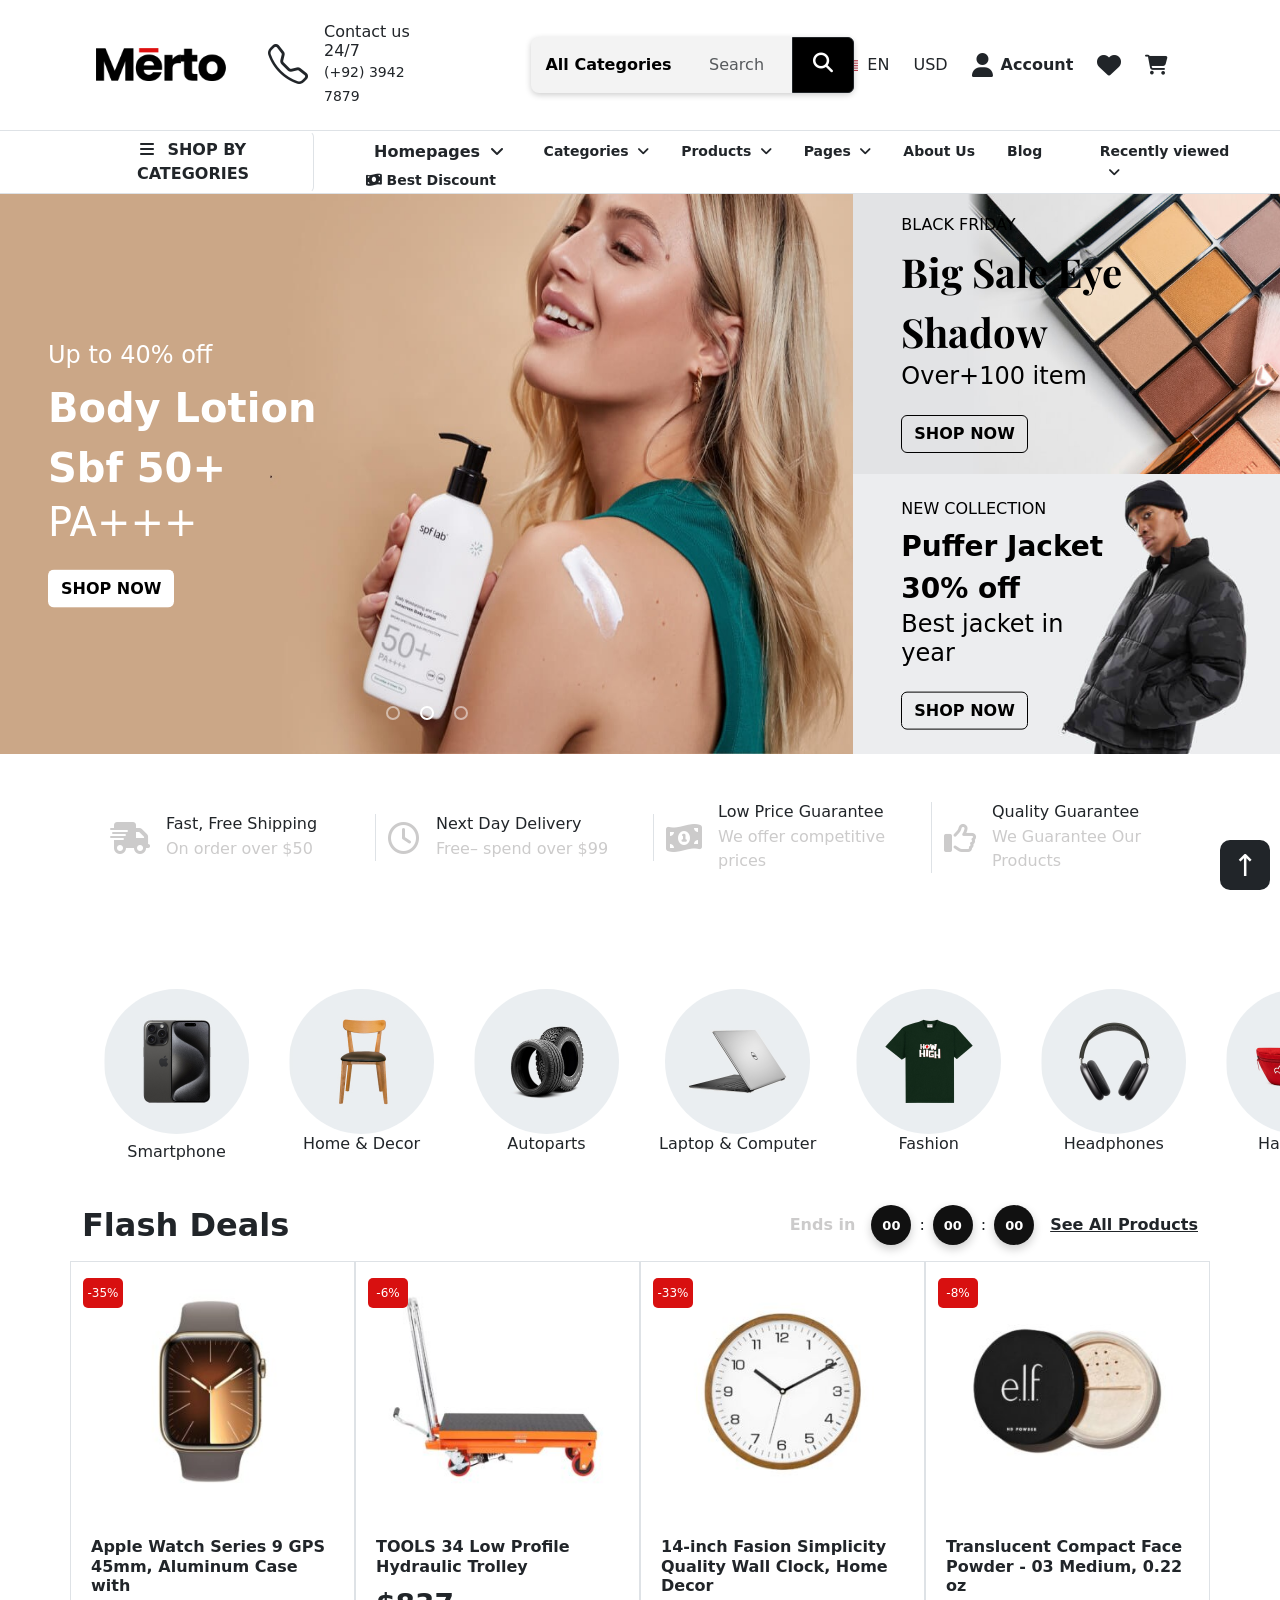
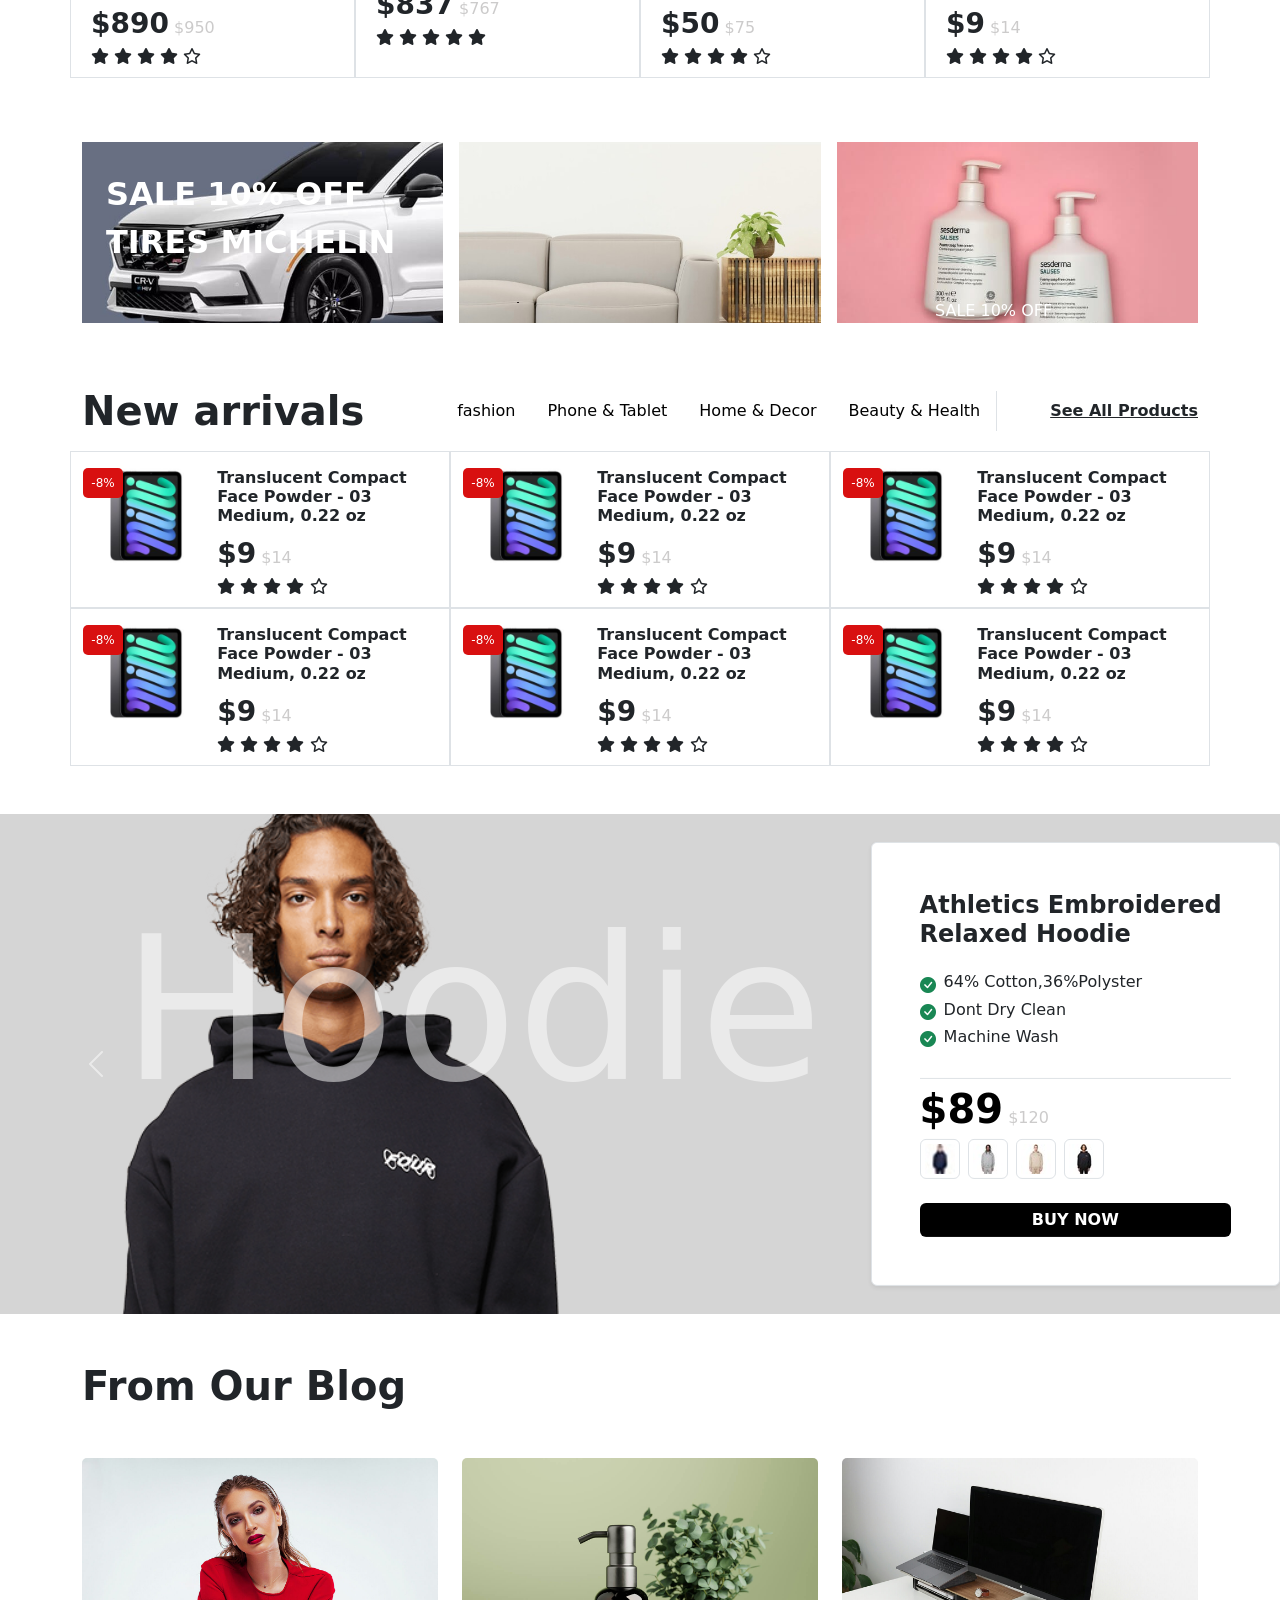
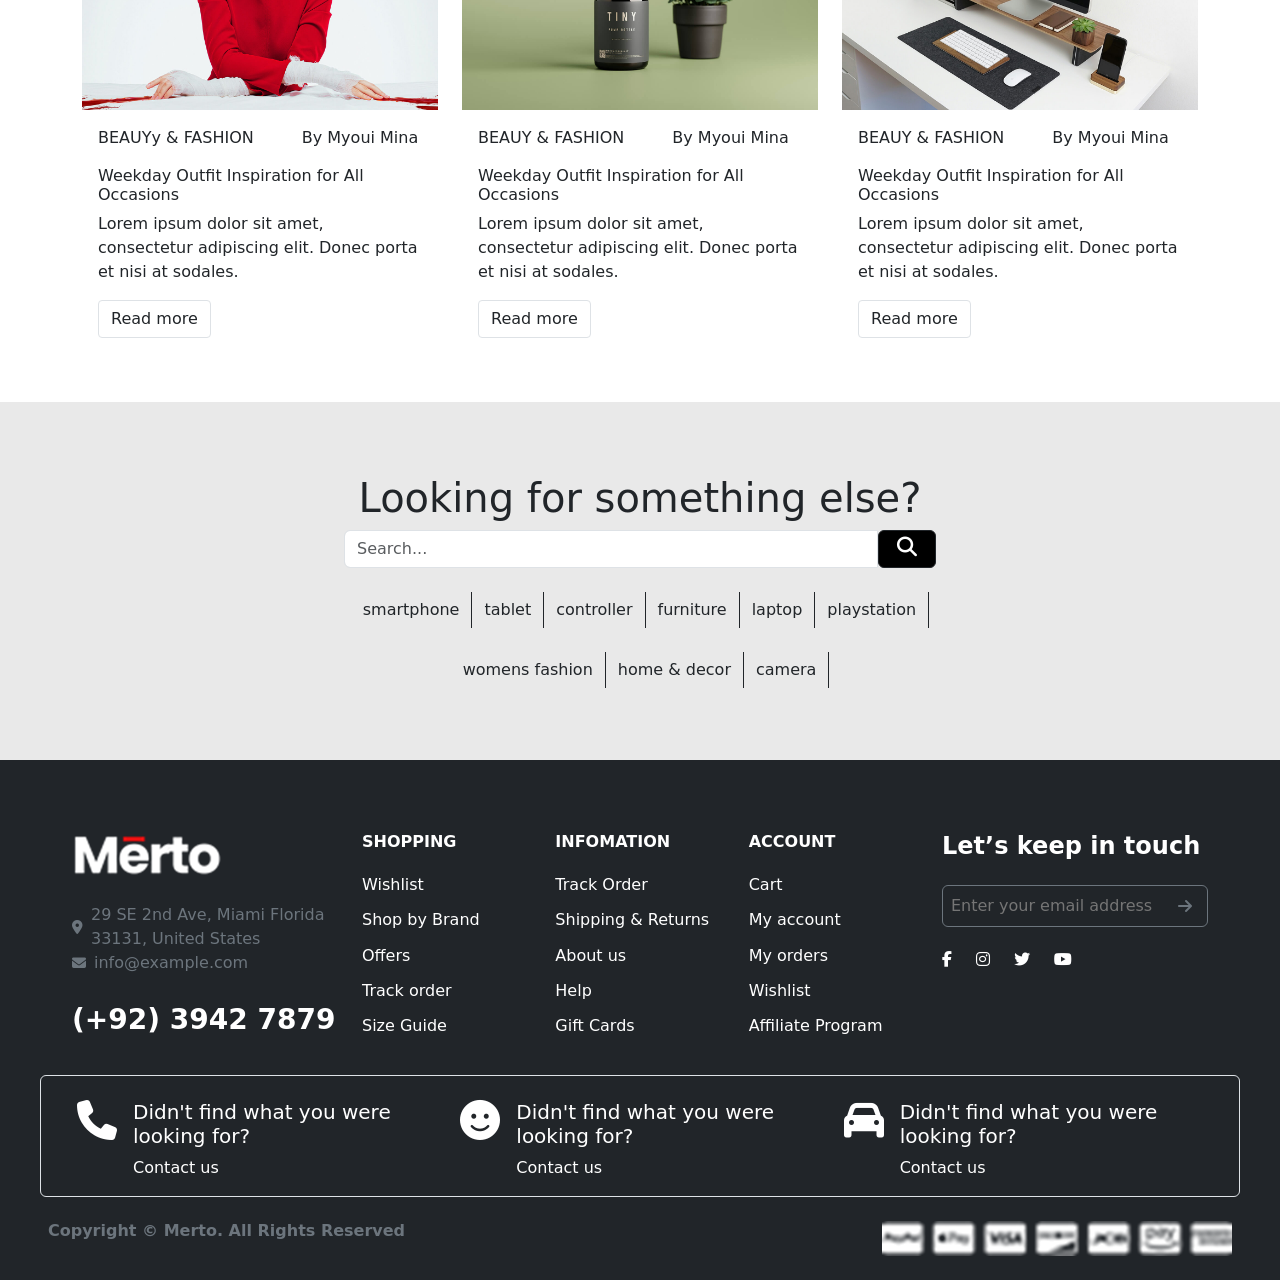
<file: final.project/index.html>
<!DOCTYPE html>
<html lang="en">

<head>
  <meta charset="utf-8">
  <meta name="viewport" content="width=device-width, initial-scale=1">
  <title>Merto Store</title>
  <link rel="icon" href="images/logo - Copy.png">
  <link href="https://cdn.jsdelivr.net/npm/bootstrap@5.3.8/dist/css/bootstrap.min.css" rel="stylesheet">
  <link href="https://fonts.googleapis.com/css2?family=Playfair+Display:wght@400;600;700&display=swap" rel="stylesheet">
  <link rel="stylesheet" href="https://cdn.jsdelivr.net/npm/bootstrap-icons@1.13.1/font/bootstrap-icons.min.css">
  <link rel="stylesheet" href="https://cdnjs.cloudflare.com/ajax/libs/font-awesome/6.7.2/css/all.min.css">
   <link rel="stylesheet" href="style.css">
</head>
<body>
  <nav class="navbar navbar-expand-lg bg-white p-3  border-bottom ">
    <div class="container-fluid merto-container d-flex align-items-center ">
      <!-- Logo -->
       <a class="merto-logo  navbar-brand p-0  me-4" href="https://demo.theme-sky.com/merto/"><img  src="images/logo.png" alt="logo"></a>

      <button class="navbar-toggler" type="button" data-bs-toggle="collapse"
        data-bs-target="#navbarSupportedContent">
        <span class="navbar-toggler-icon"></span>
      </button>

      <div class="collapse navbar-collapse" id="navbarSupportedContent">
        <!-- Phone -->
        <div class="d-flex align-items-center merto-phone">
          <i class="bi bi-telephone fs-1 m-3"></i>
          <div>
            <h6 class="mb-0">Contact us 24/7</h6>
            <small>(+92) 3942 7879</small>
          </div>
        </div>
           <!-- Center (Dropdown + Search) -->
        <form class="merto-search ms-5">
          <div class="input-group ms-3 bg-gray">
            <button
              class="btn dropdown-toggle search-category-btn fw-semibold btn-light border"
              type="button"
              data-bs-toggle="dropdown">
              All Categories
            </button>

            <ul class="dropdown-menu ">
              <li><a class="dropdown-item" href="#">Autopart</a></li>
              <li><a class="dropdown-item" href="#">Accessories</a></li>
              <li><a class="dropdown-item" href="#">Car Care</a></li>
              <li><a class="dropdown-item" href="#">Car Electronics</a></li>
              <li><a class="dropdown-item" href="#">Equipment</a></li>
              <li><a class="dropdown-item" href="#">Lights</a></li>
              <li><a class="dropdown-item" href="#">Oils & Fluids</a></li>
              <li><a class="dropdown-item" href="#">Tires</a></li>
              <li><a class="dropdown-item" href="#">Wheels</a></li>
              <li><a class="dropdown-item" href="#">Beauty & Health</a></li>
              <li><a class="dropdown-item" href="#">Bags & Cases</a></li>
              <li><a class="dropdown-item" href="#">BB Creams</a></li>
              <li><a class="dropdown-item" href="#">Body & Bath</a></li>
              <li><a class="dropdown-item" href="#">Brushes & Tools</a></li>
              <li><a class="dropdown-item" href="#">Hair Care</a></li>
              <li><a class="dropdown-item" href="#">Lipstick</a></li>
              <li><a class="dropdown-item" href="#">Makeup</a></li>
              <li><a class="dropdown-item" href="#">Makeup Palettes</a></li>
              <li><a class="dropdown-item" href="#">Mascara</a></li>
              <li><a class="dropdown-item" href="#">About us</a></li>
            </ul>

            <input
              class="form-control search-input bg-gray "
              type="search"
              placeholder="Search for pr"/>

            <button class="btn btn-dark search-btn" type="submit">
              <i class="fa-solid fa-magnifying-glass fs-5"></i>
            </button>
          </div>
        </form>
        <!-- Right Side -->
        <div class="d-flex align-items-center merto-right">

          <!-- Language -->
          <div class="dropdown">
            <button class="btn dropdown-toggle border-0 p-0 " type="button" data-bs-toggle="dropdown">
              <img src="images/usa-flag.svg" width="20" class="me-1" alt="علم امريكا">
              EN
            </button>

            <ul class="dropdown-menu">
              <li><a class="dropdown-item" href="#">English</a></li>
              <li><a class="dropdown-item" href="#">Arabic</a></li>
            </ul>
          </div>

          <!-- Currency -->
          <div class="dropdown ">
            <button class="btn dropdown-toggle btn dropdown-toggle border-0 p-0 a" type="button" data-bs-toggle="dropdown">
              USD
            </button>

            <ul class="dropdown-menu">
              <li><a class="dropdown-item" href="#">EUR</a></li>
              <li><a class="dropdown-item" href="#">BRL</a></li>
            </ul>
          </div>

          <!-- Account -->
          <div class="d-flex align-items-center">
            <i class="fa-solid fa-user fs-4 me-2"></i>
            <span class="fw-semibold">Account</span>
          </div>

          <!-- Icons -->
    
            <i class="fa-solid fa-heart fs-4"></i>
            <i class="fa-solid fa-cart-shopping fs-5 me-5"></i>
          

        </div>

      </div>

    </div>
  </nav>
     <!-- small nav -->
      <!-- the first -->
   <div class="d-flex  align-items-center px-5 border-bottom ">
      <button class="btn  fw-bold  px-4  btn-hover border-end ps-5 small" type="button" data-bs-toggle="offcanvas" data-bs-target="#offcanvasWithBothOptions" aria-controls="offcanvasWithBothOptions">
          <i class="fa-solid fa-bars me-2"></i>
          SHOP BY CATEGORIES
      </button>
      <div class="offcanvas offcanvas-start" data-bs-scroll="true" tabindex="-1" id="offcanvasWithBothOptions" aria-labelledby="offcanvasWithBothOptionsLabel">
          <div class="offcanvas-header bg-black">
            <h6 class="offcanvas-title text-white "
              id="offcanvasWithBothOptionsLabel">
              <i class="fa-solid fa-bars me-2"></i>
              SHOP BY CATEGORIES
                </h6>
              <button type="button"class="btn-close btn-close-white"" data-bs-dismiss="offcanvas" aria-label="Close"></button>
          </div>
          <div class="offcanvas-body p-0">
            <!-- fashion -->
            <div class="d-flex justify-content-between align-items-center border-bottom p-3">
              <div>
                  <i class="fa-solid fa-shirt"></i>
                  <a class="fs-5 menu-item p-3 text-decoration-none text-dark" href="">Fashion</a>
                    
              </div>
              <i class="fa-solid fa-angle-right"></i>
            </div>
          </div>
      </div>
          <div class="row align-items-center ps-5">
            <div class="dropdown col-auto">
              <button class="btn  bg-tranperant btn-hover dropdown-toggle fw-bold border-0" type="button" data-bs-toggle="dropdown" aria-expanded="false">
                Homepages
                <i class="fa-solid fa-angle-down ms-1"></i>
              </button>
              <div class="dropdown-menu pages-dropdown">
                <div class="row ">
                  <div class="col-3">
                    <img class="img-fluid" src="images/mega-home-1.jpg">
                  </div>

                  <div class="col-3">
                    <img class="img-fluid" src="images/mega-home-2.jpg">
                  </div>

                  <div class="col-3">
                    <img class="img-fluid" src="images/mega-home-3.jpg">
                  </div>

                  <div class="col-3">
                    <img class="img-fluid" src="images/mega-home-4.jpg">
                  </div>
                </div>

                <div class="row mt-3 justify-content-center gx-4">
                  <div class="col-3">
                      <img class="img-fluid" src="images/mega-home-5.jpg">
                  </div>

                  <div class="col-3">
                      <img class="img-fluid" src="images/mega-home-6.jpg">
                  </div>
               </div>
              </div>

               
              
            </div>

            <div class="col-auto px-3 btn-hover small ">
              <span class="fw-bold">Categories</span>
              <i class="fa-solid fa-angle-down ms-1"></i>
            </div>

            <div class="col-auto px-3 btn-hover small">
              <span class="fw-bold">Products</span>
              <i class="fa-solid fa-angle-down ms-1"></i>
            </div>

            <div class="col-auto px-3 btn-hover small">
              <span class="fw-bold">Pages</span>
              <i class="fa-solid fa-angle-down ms-1"></i>
            </div>

            <div class="col-auto px-3 btn-hover small">
              <span class="fw-bold">About Us</span>
            </div>

            <div class="col-auto px-3 btn-hover small">
              <span class="fw-bold">Blog</span>
            </div>

            <div class="col-auto px-3 btn-hover small">
              <i class="fa-solid fa-money-bill-wave"></i>
              <span class="fw-bold">Best Discount</span>
            </div>
          </div>
            <!-- Recently viewed -->
              <div class="ps-3 btn-hover small ms-auto">
                <span class="fw-bold">Recently viewed </span>
                <i class="fa-solid fa-angle-down ms-2"></i>
              </div>
         </div>
    <!-- imges -->
   <div class="row hight g-0">
          <!-- carousel -->
      <div id="carouselExampleRide" class="carousel slide col-8 h-100"
                data-bs-ride="carousel"
                data-bs-interval="2000"
                data-bs-pause="false"
                data-bs-wrap="true">
              <div class="carousel-inner col-8">
                    <div class="carousel-item active position-relative ">
                      <img src="images/slide1-demo1.jpg" class="d-block w-100 hight object-fit: cover" alt="...">
                    <div class="position-absolute top-50 start-0 translate-middle-y text-white ms-5 m-carousel ">
                        <h4>Limited time offer*</h4>
                        <p class="fs-1 fw-bold mb-0">From Italia Sale 25% off</p>
                        <h1>ArmChairs!</h1>
                        <button class="btn text-black bg-white fw-bold mt-3">
                            SHOP NOW
                        </button>
              </div>
              </div>
              <div class="carousel-item">
                <img src="images/slide2-demo1.jpg" class="d-block w-100 hight object-fit: cover" alt="...">
                <div class="position-absolute top-50 start-0 translate-middle-y text-white ms-5 m-carousel">
                  <h4>Up to 40% off</h4>
                  <p class="fs-1 fw-bold mb-0">Body Lotion Sbf 50+
                  </p>
                  <h1>PA+++</h1>
                  <button class="btn text-black bg-white fw-bold mt-3">
                      SHOP NOW
                  </button>
              </div>
              </div>
              <div class="carousel-item">
                <img src="images/slide3-demo1.png" class="d-block w-100 hight object-fit: cover bg-danger" alt="...">
                <div class="position-absolute top-50 start-0 translate-middle-y text-white ms-5 m-carousel">
                  <h4>Limited time offer*</h4>
                  <p class="fs-1 fw-bold mb-0">Up to 20% off Instant camera</p>
                  <h1>Fujifilm`s</h1>
                  <button class="btn text-black bg-white fw-bold mt-3">
                      SHOP NOW
                  </button>
              </div>
              </div>
            </div>
      
          
      
            <div class="carousel-indicators">
        <button type="button" data-bs-target="#carouselExampleRide" data-bs-slide-to="0" class="active"></button>
        <button type="button" data-bs-target="#carouselExampleRide" data-bs-slide-to="1"></button>
        <button type="button" data-bs-target="#carouselExampleRide" data-bs-slide-to="2"></button>
          </div>
      
      
      
      
      
      </div>
      <!-- side img -->
      <div class="col-4  hight">
        <!-- img1 -->
        <div class=" position-relative h-50 img-hover">
          <img class=" h-100 w-100 object-fit-cover " src="images/banner1-mobile-demo1.jpg">
            <div class="position-absolute top-50 start-10 translate-middle-y ms-5 text-white  m-carousel2">
                <h6 class="text-black">BLACK FRIDAY</h6>
                <p class="fs-1 title fw-bold mb-0 title text-black">Big Sale Eye Shadow</p>
                <h4 class="text-black">Over+100 item</h4>
                <button class="btn text-black bg-trancperant border-black  border border-1 fw-bold mt-3">
                  SHOP NOW
                </button>
            </div>
          </div>
        <!-- img2 -->
            <div class="position-relative h-50 img-hover">
              <img class=" h-100 w-100 object-fit-cover " src="images/banner2-mobile-demo1.jpg ">
              <div class="position-absolute top-50 start-10 translate-middle-y ms-5 text-white  m-carousel2">
                <h6 class="text-black">NEW COLLECTION</h6>
                <p class="fs-3  fw-bold mb-0  text-black">Puffer Jacket 30% off</p>
                <h4 class="text-black">Best jacket in year</h4>
                <button class="btn text-black bg-trancperant border-black  border border-1 fw-bold mt-3">
                  SHOP NOW
                </button>
              </div>
            </div>
      </div>
   </div>
   <!-- the container -->
    <section class="container one">
      <!-- the first row -->
      <div class="row align-items-center ms-3 py-5">
        <!-- 1 -->
            <div class="d-flex align-items-center col-3 border-end icona-hover">
              <i class="fa-solid fa-truck-fast feature-icon fs-2" ></i>

                <div class="ms-3">
                    <h4 class=" mb-1 fs-6">Fast, Free Shipping</h4>
                  <p class=" mb-0 bottom-data">On order over $50</p>
              </div>
          </div>
            <!-- 2 -->
            <div class="d-flex align-items-center col-3  border-end icona-hover">
              <i class="fa-regular fa-clock fs-2"></i>
              
              <div class="ms-3">
                  <h4 class=" mb-1 fs-6">Next Day Delivery</h4>
                  <p class=" mb-0 bottom-data">Free– spend over $99</p>
              </div>
            </div>
            <!-- 3 -->
              <div class="d-flex align-items-center col-3  border-end icona-hover">
              <i class="fa-solid fa-money-bill-1-wave fs-2" ></i>
              
              <div class="ms-3">
                  <h4 class=" mb-1 fs-6">Low Price Guarantee</h4>
                  <p class=" mb-0 bottom-data">We offer competitive prices</p>
              </div>
            </div>
            <!-- 4 -->
            <div class="d-flex align-items-center col-3 icona-hover">
              <i class="fa-regular fa-thumbs-up fs-2" ></i>
              
              <div class="ms-3">
                  <h4 class="f mb-1 fs-6 ">Quality Guarantee</h4>
                  <p class=" mb-0 bottom-data">We Guarantee Our Products</p>
              </div>
            </div>

      </div>
      <!-- the second row -->

      <div class="container mt-5">
        <div class="bar-img d-flex text-center">

          <div class="category-item btn-hover">
              <img src="images/cat-1.jpg " class="circle-cover">
              <h6 class="mt-2">Smartphone</h6>
          </div>

          <div class="category-item btn-hover">
              <img src="images/cat-2.jpg" class="circle-cover">
              <h6>Home & Decor</h6>
          </div>

          <div class="category-item btn-hover">
              <img src="images/cat-4.jpg" class="circle-cover">
              <h6>Autoparts</h6>
          </div>

          <div class="category-item btn-hover">
              <img src="images/cat-5.jpg" class="circle-cover">
              <h6>Laptop & Computer</h6>
          </div>

          <div class="category-item btn-hover">
              <img src="images/cat-6.jpg" class="circle-cover">
              <h6>Fashion</h6>
          </div>
        
          <div class="category-item btn-hover">
              <img src="images/cat-7.jpg" class="circle-cover">
              <h6>Headphones</h6>
          </div>

          <div class="category-item btn-hover">
              <img src="images/cat-8.jpg" class="circle-cover">
              <h6>HandBags</h6>
          </div>


          <!-- <div class="category-item">
              <img src="images/cat-6.jpg" class="circle-cover">
              <h6>More</h6>
          </div> -->




        </div>
      </div>

      <!-- flash deales -->
       <div class="py-3 d-flex align-items-center justify-content-between">
          <!-- right -->
          <h2 class="fw-bold m-0">Flash Deals</h2>

          <!-- left -->
            <div class="d-flex align-items-center gap-3">

                <p class="fw-semibold bottom-data m-0">Ends in</p>

                <div class="timer d-flex align-items-center">
                    <span class="timer-btn">00</span>
                    <span class="px-2">:</span>
                    <span class="timer-btn">00</span>
                    <span class="px-2">:</span>
                    <span class="timer-btn">00</span>
                </div>

                <a href="#" class="text-dark fw-semibold">See All Products</a>

            </div>

        </div>
        <!-- the cards -->
        <div class="row">
          <!-- card 1 -->
            <div class="col-3 border border-1 item-card">
                <div class="position-relative product-card">
                  <img src="images/electronic-14-2-300x300.jpg" class="w-100 ">
                  <div class="d-flex flex-column position-absolute top-0 end-0 pt-5 gap-3 icons">
                    <i class="fa-solid fa-heart fs-4 icon-btn "></i>
                    <i class="fa-solid fa-right-left icon-btn"></i>
                    <i class="fa-solid fa-magnifying-glass icon-btn"></i>
                    <i class="fa-solid fa-cart-shopping fs-5 icon-btn "></i>
                  </div>
                  <div class="position-absolute top-0 end-1 des-icon mt-3 me-2 ">
                    <span class="">-35%</span>
                  </div>
                </div>
                <div class="card-body p-2 mt-2">
                  <h1 class="fs-6 fw-semibold">Apple Watch Series 9 GPS 45mm, Aluminum Case with</h1>
                  <div>
                    <!-- price -->
                    <span class="fs-3 fw-bold">$890</span>
                      <span  class="FS-3 bottom-data ">$950</span>
                  </div>
                  <!-- rating -->
                  <div class="text-warning text-dark">
                        <i class="fa-solid fa-star"></i>
                        <i class="fa-solid fa-star"></i>
                        <i class="fa-solid fa-star"></i>
                        <i class="fa-solid fa-star"></i>
                        <i class="fa-regular fa-star"></i>
                  </div>
              </div>
            </div>
            <!-- card 2 -->
              <div class="col-3 border border-1 item-card">
                <div class="position-relative product-card">
                  <img src="images/automotive-11-300x300.jpg" class="w-100">
                  <div class="d-flex flex-column position-absolute top-0 end-0 pt-5 gap-3 icons">
                    <i class="fa-solid fa-heart fs-4 icon-btn "></i>
                    <i class="fa-solid fa-right-left icon-btn"></i>
                    <i class="fa-solid fa-magnifying-glass icon-btn"></i>
                    <i class="fa-solid fa-cart-shopping fs-5 icon-btn "></i>
                  </div>
                  <div class="position-absolute top-0 end-1 des-icon mt-3 me-2 ">
                    <span class="">-6%</span>
                  </div>
                </div>
                <div class="card-body p-2 mt-2">
                  <h1 class="fs-6 fw-semibold">TOOLS 34 Low Profile Hydraulic Trolley</h1>
                  <div>
                    <!-- price -->
                    <span class="fs-3 fw-bold">$837</span>
                      <span  class="FS-3 bottom-data ">$767</span>
                  </div>
                  <!-- rating -->
                  <div class="text-warning text-dark">
                        <i class="fa-solid fa-star"></i>
                        <i class="fa-solid fa-star"></i>
                        <i class="fa-solid fa-star"></i>
                        <i class="fa-solid fa-star"></i>
                        <i class="fa-solid fa-star"></i>
                  </div>
              </div>
            </div>
            <!-- card 3 -->
            <div class="col-3 border border-1 item-card">
                 <div class="position-relative product-card">
                  <img src="images/furniture-6-300x300.jpg" class="w-100">
                  <div class="d-flex flex-column position-absolute top-0 end-0 pt-5 gap-3 icons">
                    <i class="fa-solid fa-heart fs-4 icon-btn "></i>
                    <i class="fa-solid fa-right-left icon-btn"></i>
                    <i class="fa-solid fa-magnifying-glass icon-btn"></i>
                    <i class="fa-solid fa-cart-shopping fs-5 icon-btn "></i>
                  </div>
                  <div class="position-absolute top-0 end-1 des-icon mt-3 me-2 ">
                    <span class="">-33%</span>
                  </div>
                </div>
                <div class="card-body p-2 mt-2">
                  <h1 class="fs-6 fw-semibold">14-inch Fasion Simplicity Quality Wall Clock, Home Decor</h1>
                  <div>
                    <!-- price -->
                    <span class="fs-3 fw-bold">$50</span>
                      <span  class="FS-3 bottom-data ">$75</span>
                  </div>
                  <!-- rating -->
                  <div class="text-warning text-dark">
                        <i class="fa-solid fa-star"></i>
                        <i class="fa-solid fa-star"></i>
                        <i class="fa-solid fa-star"></i>
                        <i class="fa-solid fa-star"></i>
                        <i class="fa-regular fa-star"></i>
                  </div>
              </div>
            </div>
            <!-- card 4 -->
              <div class="col-3 border border-1 item-card">
                <div class="position-relative product-card">
                  <img src="images/cosmetics-33-300x300.jpg" class="w-100">
                  <div class="d-flex flex-column position-absolute top-0 end-0 pt-5 gap-3 icons">
                    <i class="fa-solid fa-heart fs-4 icon-btn "></i>
                    <i class="fa-solid fa-right-left icon-btn"></i>
                    <i class="fa-solid fa-magnifying-glass icon-btn"></i>
                    <i class="fa-solid fa-cart-shopping fs-5 icon-btn "></i>
                  </div>
                  <div class="position-absolute top-0 end-1 des-icon mt-3 me-2 ">
                    <span class="">-8%</span>
                  </div>
                </div>
                <div class="card-body p-2 mt-2">
                  <h1 class="fs-6 fw-semibold">Translucent Compact Face Powder - 03 Medium, 0.22 oz</h1>
                  <div>
                    <!-- price -->
                    <span class="fs-3 fw-bold">$9</span>
                      <span  class="FS-3 bottom-data ">$14</span>
                  </div>
                  <!-- rating -->
                  <div class="text-warning text-dark">
                        <i class="fa-solid fa-star"></i>
                        <i class="fa-solid fa-star"></i>
                        <i class="fa-solid fa-star"></i>
                        <i class="fa-solid fa-star"></i>
                        <i class="fa-regular fa-star"></i>
                  </div>
              </div>
            </div>
            <!-- card 5 -->
         </div>
         <!-- ZOOM cards -->
          <div class="row g-3 my-5">

            <!-- left image -->
            <div class="col-12 col-md-4">
              <div class="img-zoom position-relative  ">
                <div class="img-box">
                  <img src="images/banner3-demo1 (1).jpg" alt="banner" class="img-hover w-100">
                </div>
                <span class="position-absolute top-0 start-0  text-white px-4  py-4 fs-2 fw-bold mt-1 "> SALE 10% OFF TIRES MICHELIN</span>
              </div>
            </div>

            <!-- middle image -->
            <div class="col-12 col-md-4">
              <div class="img-zoom">
                <div class="img-box">
                  <img src="images/banner4-demo1.jpg" alt="banner" class="img-hover w-100">
                </div>
                </div>
            </div>

            <!-- right image -->
            <div class="col-12 col-md-4   ">
              <div class="img-zoom position-relative ">
                <div class="img-box">
                  <img src="images/banner5-mobile-demo1 (1).jpg" alt="banner" class="img-hover w-100 ">
                </div>
                <span class="position-absolute top-100 start-50 translate-middle text-white px-2 py-2"> SALE 10% OFF TIRES MICHELIN</span>
              </div>
            </div>

          </div>
        <!-- tabs -->
        <div class="d-flex justify-content-between align-items-center py-3">

          <!-- left: title -->
          <h1 class="fw-bold m-0">New arrivals</h1>

           <!-- right -->
          <ul class="nav nav-pills mb-0 ms-4">
            <li class="nav-item">
              <button class="nav-link active " data-bs-toggle="pill" data-bs-target="#p1">fashion</button>
            </li>
            <li class="nav-item ">
              <button class="nav-link" data-bs-toggle="pill" data-bs-target="#p2">Phone & Tablet</button>
            </li>
            <li class="nav-item ">
              <button class="nav-link" data-bs-toggle="pill" data-bs-target="#p3">Home & Decor</button>
            </li>
            <li class="nav-item  border-end">
              <button class="nav-link" data-bs-toggle="pill" data-bs-target="#p3">Beauty & Health</button>
            </li>
          </ul>
          <a href="#" class="text-dark fw-semibold">See All Products</a>

        </div>
        <div class="tab-content">

            <!-- TAB 1 -->
            <div class="tab-pane fade show active" id="p1">
            
              <div class="row ">
              <div class="col-4 border  item-card d-flex">
                    <div class="position-relative">
                      <img src="images/11-300x300.jpg" class="w-100">
                      <div class="d-flex flex-column position-absolute top-0 end-0 pt-5 gap-3 icons">
                        <i class="fa-solid fa-heart fs-4 icon-btn "></i>
                        <i class="fa-solid fa-right-left icon-btn"></i>
                        <i class="fa-solid fa-magnifying-glass icon-btn"></i>
                        <i class="fa-solid fa-cart-shopping fs-5 icon-btn "></i>
                      </div>
                      <div class="position-absolute top-0 end-1 des-icon mt-3 me-2 ">
                        <span class="">-8%</span>
                      </div>
                    </div>

                    <div class="card-body p-2 mt-2">
                      <h1 class="fs-6 fw-semibold">Translucent Compact Face Powder - 03 Medium, 0.22 oz</h1>
                      <div>
                        <span class="fs-3 fw-bold">$9</span>
                        <span class="FS-3 bottom-data ">$14</span>
                      </div>

                      <div class="text-warning text-dark">
                        <i class="fa-solid fa-star"></i>
                        <i class="fa-solid fa-star"></i>
                        <i class="fa-solid fa-star"></i>
                        <i class="fa-solid fa-star"></i>
                        <i class="fa-regular fa-star"></i>
                      </div>
                    </div>
                </div>
                
                <div class="col-4 border  item-card d-flex">
                    <div class="position-relative">
                      <img src="images/11-300x300.jpg" class="w-100">
                      <div class="d-flex flex-column position-absolute top-0 end-0 pt-5 gap-3 icons">
                        <i class="fa-solid fa-heart fs-4 icon-btn "></i>
                        <i class="fa-solid fa-right-left icon-btn"></i>
                        <i class="fa-solid fa-magnifying-glass icon-btn"></i>
                        <i class="fa-solid fa-cart-shopping fs-5 icon-btn "></i>
                      </div>
                      <div class="position-absolute top-0 end-1 des-icon mt-3 me-2 ">
                        <span class="">-8%</span>
                      </div>
                    </div>

                    <div class="card-body p-2 mt-2">
                      <h1 class="fs-6 fw-semibold">Translucent Compact Face Powder - 03 Medium, 0.22 oz</h1>
                      <div>
                        <span class="fs-3 fw-bold">$9</span>
                        <span class="FS-3 bottom-data ">$14</span>
                      </div>

                      <div class="text-warning text-dark">
                        <i class="fa-solid fa-star"></i>
                        <i class="fa-solid fa-star"></i>
                        <i class="fa-solid fa-star"></i>
                        <i class="fa-solid fa-star"></i>
                        <i class="fa-regular fa-star"></i>
                      </div>
                    </div>
                </div>

                <div class="col-4 border  item-card d-flex">
                    <div class="position-relative">
                      <img src="images/11-300x300.jpg" class="w-100">
                      <div class="d-flex flex-column position-absolute top-0 end-0 pt-5 gap-3 icons">
                        <i class="fa-solid fa-heart fs-4 icon-btn "></i>
                        <i class="fa-solid fa-right-left icon-btn"></i>
                        <i class="fa-solid fa-magnifying-glass icon-btn"></i>
                        <i class="fa-solid fa-cart-shopping fs-5 icon-btn "></i>
                      </div>
                      <div class="position-absolute top-0 end-1 des-icon mt-3 me-2 ">
                        <span class="">-8%</span>
                      </div>
                    </div>

                    <div class="card-body p-2 mt-2">
                      <h1 class="fs-6 fw-semibold">Translucent Compact Face Powder - 03 Medium, 0.22 oz</h1>
                      <div>
                        <span class="fs-3 fw-bold">$9</span>
                        <span class="FS-3 bottom-data ">$14</span>
                      </div>

                      <div class="text-warning text-dark">
                        <i class="fa-solid fa-star"></i>
                        <i class="fa-solid fa-star"></i>
                        <i class="fa-solid fa-star"></i>
                        <i class="fa-solid fa-star"></i>
                        <i class="fa-regular fa-star"></i>
                      </div>
                    </div>
                </div>

              </div>


              <div class="row ">

                <div class="col-4 border  item-card d-flex">
                    <div class="position-relative">
                      <img src="images/11-300x300.jpg" class="w-100">
                      <div class="d-flex flex-column position-absolute top-0 end-0 pt-5 gap-3 icons">
                        <i class="fa-solid fa-heart fs-4 icon-btn "></i>
                        <i class="fa-solid fa-right-left icon-btn"></i>
                        <i class="fa-solid fa-magnifying-glass icon-btn"></i>
                        <i class="fa-solid fa-cart-shopping fs-5 icon-btn "></i>
                      </div>
                      <div class="position-absolute top-0 end-1 des-icon mt-3 me-2 ">
                        <span class="">-8%</span>
                      </div>
                    </div>

                    <div class="card-body p-2 mt-2">
                      <h1 class="fs-6 fw-semibold">Translucent Compact Face Powder - 03 Medium, 0.22 oz</h1>
                      <div>
                        <span class="fs-3 fw-bold">$9</span>
                        <span class="FS-3 bottom-data ">$14</span>
                      </div>

                      <div class="text-warning text-dark">
                        <i class="fa-solid fa-star"></i>
                        <i class="fa-solid fa-star"></i>
                        <i class="fa-solid fa-star"></i>
                        <i class="fa-solid fa-star"></i>
                        <i class="fa-regular fa-star"></i>
                      </div>
                    </div>
                </div>

                <div class="col-4 border  item-card d-flex">
                    <div class="position-relative">
                      <img src="images/11-300x300.jpg" class="w-100">
                      <div class="d-flex flex-column position-absolute top-0 end-0 pt-5 gap-3 icons">
                        <i class="fa-solid fa-heart fs-4 icon-btn "></i>
                        <i class="fa-solid fa-right-left icon-btn"></i>
                        <i class="fa-solid fa-magnifying-glass icon-btn"></i>
                        <i class="fa-solid fa-cart-shopping fs-5 icon-btn "></i>
                      </div>
                      <div class="position-absolute top-0 end-1 des-icon mt-3 me-2 ">
                        <span class="">-8%</span>
                      </div>
                    </div>

                    <div class="card-body p-2 mt-2">
                      <h1 class="fs-6 fw-semibold">Translucent Compact Face Powder - 03 Medium, 0.22 oz</h1>
                      <div>
                        <span class="fs-3 fw-bold">$9</span>
                        <span class="FS-3 bottom-data ">$14</span>
                      </div>

                      <div class="text-warning text-dark">
                        <i class="fa-solid fa-star"></i>
                        <i class="fa-solid fa-star"></i>
                        <i class="fa-solid fa-star"></i>
                        <i class="fa-solid fa-star"></i>
                        <i class="fa-regular fa-star"></i>
                      </div>
                    </div>
                </div>

                <div class="col-4 border  item-card d-flex">
                    <div class="position-relative">
                      <img src="images/11-300x300.jpg" class="w-100">
                      <div class="d-flex flex-column position-absolute top-0 end-0 pt-5 gap-3 icons">
                        <i class="fa-solid fa-heart fs-4 icon-btn "></i>
                        <i class="fa-solid fa-right-left icon-btn"></i>
                        <i class="fa-solid fa-magnifying-glass icon-btn"></i>
                        <i class="fa-solid fa-cart-shopping fs-5 icon-btn "></i>
                      </div>
                      <div class="position-absolute top-0 end-1 des-icon mt-3 me-2 ">
                        <span class="">-8%</span>
                      </div>
                    </div>

                    <div class="card-body p-2 mt-2">
                      <h1 class="fs-6 fw-semibold">Translucent Compact Face Powder - 03 Medium, 0.22 oz</h1>
                      <div>
                        <span class="fs-3 fw-bold">$9</span>
                        <span class="FS-3 bottom-data ">$14</span>
                      </div>

                      <div class="text-warning text-dark">
                        <i class="fa-solid fa-star"></i>
                        <i class="fa-solid fa-star"></i>
                        <i class="fa-solid fa-star"></i>
                        <i class="fa-solid fa-star"></i>
                        <i class="fa-regular fa-star"></i>
                      </div>
                    </div>
                </div>

              </div>

            </div>


            <!-- TAB 2 -->
            <div class="tab-pane fade" id="p2">

              <div class="row ">
              <div class="col-4 border  item-card d-flex">
                    <div class="position-relative">
                      <img src="images/11-300x300.jpg" class="w-100">
                      <div class="d-flex flex-column position-absolute top-0 end-0 pt-5 gap-3 icons">
                        <i class="fa-solid fa-heart fs-4 icon-btn "></i>
                        <i class="fa-solid fa-right-left icon-btn"></i>
                        <i class="fa-solid fa-magnifying-glass icon-btn"></i>
                        <i class="fa-solid fa-cart-shopping fs-5 icon-btn "></i>
                      </div>
                      <div class="position-absolute top-0 end-1 des-icon mt-3 me-2 ">
                        <span class="">-8%</span>
                      </div>
                    </div>

                    <div class="card-body p-2 mt-2">
                      <h1 class="fs-6 fw-semibold">Translucent Compact Face Powder - 03 Medium, 0.22 oz</h1>
                      <div>
                        <span class="fs-3 fw-bold">$9</span>
                        <span class="FS-3 bottom-data ">$14</span>
                      </div>

                      <div class="text-warning text-dark">
                        <i class="fa-solid fa-star"></i>
                        <i class="fa-solid fa-star"></i>
                        <i class="fa-solid fa-star"></i>
                        <i class="fa-solid fa-star"></i>
                        <i class="fa-regular fa-star"></i>
                      </div>
                    </div>
                </div>
                
                <div class="col-4 border  item-card d-flex">
                    <div class="position-relative">
                      <img src="images/11-300x300.jpg" class="w-100">
                      <div class="d-flex flex-column position-absolute top-0 end-0 pt-5 gap-3 icons">
                        <i class="fa-solid fa-heart fs-4 icon-btn "></i>
                        <i class="fa-solid fa-right-left icon-btn"></i>
                        <i class="fa-solid fa-magnifying-glass icon-btn"></i>
                        <i class="fa-solid fa-cart-shopping fs-5 icon-btn "></i>
                      </div>
                      <div class="position-absolute top-0 end-1 des-icon mt-3 me-2 ">
                        <span class="">-8%</span>
                      </div>
                    </div>

                    <div class="card-body p-2 mt-2">
                      <h1 class="fs-6 fw-semibold">Translucent Compact Face Powder - 03 Medium, 0.22 oz</h1>
                      <div>
                        <span class="fs-3 fw-bold">$9</span>
                        <span class="FS-3 bottom-data ">$14</span>
                      </div>

                      <div class="text-warning text-dark">
                        <i class="fa-solid fa-star"></i>
                        <i class="fa-solid fa-star"></i>
                        <i class="fa-solid fa-star"></i>
                        <i class="fa-solid fa-star"></i>
                        <i class="fa-regular fa-star"></i>
                      </div>
                    </div>
                </div>

                <div class="col-4 border  item-card d-flex">
                    <div class="position-relative">
                      <img src="images/11-300x300.jpg" class="w-100">
                      <div class="d-flex flex-column position-absolute top-0 end-0 pt-5 gap-3 icons">
                        <i class="fa-solid fa-heart fs-4 icon-btn "></i>
                        <i class="fa-solid fa-right-left icon-btn"></i>
                        <i class="fa-solid fa-magnifying-glass icon-btn"></i>
                        <i class="fa-solid fa-cart-shopping fs-5 icon-btn "></i>
                      </div>
                      <div class="position-absolute top-0 end-1 des-icon mt-3 me-2 ">
                        <span class="">-8%</span>
                      </div>
                    </div>

                    <div class="card-body p-2 mt-2">
                      <h1 class="fs-6 fw-semibold">Translucent Compact Face Powder - 03 Medium, 0.22 oz</h1>
                      <div>
                        <span class="fs-3 fw-bold">$9</span>
                        <span class="FS-3 bottom-data ">$14</span>
                      </div>

                      <div class="text-warning text-dark">
                        <i class="fa-solid fa-star"></i>
                        <i class="fa-solid fa-star"></i>
                        <i class="fa-solid fa-star"></i>
                        <i class="fa-solid fa-star"></i>
                        <i class="fa-regular fa-star"></i>
                      </div>
                    </div>
                </div>

              </div>

              <div class="row ">

                <div class="col-4 border  item-card d-flex">
                    <div class="position-relative">
                      <img src="images/11-300x300.jpg" class="w-100">
                      <div class="d-flex flex-column position-absolute top-0 end-0 pt-5 gap-3 icons">
                        <i class="fa-solid fa-heart fs-4 icon-btn "></i>
                        <i class="fa-solid fa-right-left icon-btn"></i>
                        <i class="fa-solid fa-magnifying-glass icon-btn"></i>
                        <i class="fa-solid fa-cart-shopping fs-5 icon-btn "></i>
                      </div>
                      <div class="position-absolute top-0 end-1 des-icon mt-3 me-2 ">
                        <span class="">-8%</span>
                      </div>
                    </div>

                    <div class="card-body p-2 mt-2">
                      <h1 class="fs-6 fw-semibold">Translucent Compact Face Powder - 03 Medium, 0.22 oz</h1>
                      <div>
                        <span class="fs-3 fw-bold">$9</span>
                        <span class="FS-3 bottom-data ">$14</span>
                      </div>

                      <div class="text-warning text-dark">
                        <i class="fa-solid fa-star"></i>
                        <i class="fa-solid fa-star"></i>
                        <i class="fa-solid fa-star"></i>
                        <i class="fa-solid fa-star"></i>
                        <i class="fa-regular fa-star"></i>
                      </div>
                    </div>
                </div>

                <div class="col-4 border  item-card d-flex">
                    <div class="position-relative">
                      <img src="images/11-300x300.jpg" class="w-100">
                      <div class="d-flex flex-column position-absolute top-0 end-0 pt-5 gap-3 icons">
                        <i class="fa-solid fa-heart fs-4 icon-btn "></i>
                        <i class="fa-solid fa-right-left icon-btn"></i>
                        <i class="fa-solid fa-magnifying-glass icon-btn"></i>
                        <i class="fa-solid fa-cart-shopping fs-5 icon-btn "></i>
                      </div>
                      <div class="position-absolute top-0 end-1 des-icon mt-3 me-2 ">
                        <span class="">-8%</span>
                      </div>
                    </div>

                    <div class="card-body p-2 mt-2">
                      <h1 class="fs-6 fw-semibold">Translucent Compact Face Powder - 03 Medium, 0.22 oz</h1>
                      <div>
                        <span class="fs-3 fw-bold">$9</span>
                        <span class="FS-3 bottom-data ">$14</span>
                      </div>

                      <div class="text-warning text-dark">
                        <i class="fa-solid fa-star"></i>
                        <i class="fa-solid fa-star"></i>
                        <i class="fa-solid fa-star"></i>
                        <i class="fa-solid fa-star"></i>
                        <i class="fa-regular fa-star"></i>
                      </div>
                    </div>
                </div>
                
                <div class="col-4 border  item-card d-flex">
                    <div class="position-relative">
                      <img src="images/11-300x300.jpg" class="w-100">
                      <div class="d-flex flex-column position-absolute top-0 end-0 pt-5 gap-3 icons">
                        <i class="fa-solid fa-heart fs-4 icon-btn "></i>
                        <i class="fa-solid fa-right-left icon-btn"></i>
                        <i class="fa-solid fa-magnifying-glass icon-btn"></i>
                        <i class="fa-solid fa-cart-shopping fs-5 icon-btn "></i>
                      </div>
                      <div class="position-absolute top-0 end-1 des-icon mt-3 me-2 ">
                        <span class="">-8%</span>
                      </div>
                    </div>

                    <div class="card-body p-2 mt-2">
                      <h1 class="fs-6 fw-semibold">Translucent Compact Face Powder - 03 Medium, 0.22 oz</h1>
                      <div>
                        <span class="fs-3 fw-bold">$9</span>
                        <span class="FS-3 bottom-data ">$14</span>
                      </div>

                      <div class="text-warning text-dark">
                        <i class="fa-solid fa-star"></i>
                        <i class="fa-solid fa-star"></i>
                        <i class="fa-solid fa-star"></i>
                        <i class="fa-solid fa-star"></i>
                        <i class="fa-regular fa-star"></i>
                      </div>
                    </div>
                </div>

              </div>
              

            </div>

            <!-- TAB 3 -->
            <div class="tab-pane fade" id="p3">

              <div class="row ">
              <div class="col-4 border border-1 item-card d-flex">
                    <div class="position-relative">
                      <img src="images/11-300x300.jpg" class="w-100">
                      <div class="d-flex flex-column position-absolute top-0 end-0 pt-5 gap-3 icons">
                        <i class="fa-solid fa-heart fs-4 icon-btn "></i>
                        <i class="fa-solid fa-right-left icon-btn"></i>
                        <i class="fa-solid fa-magnifying-glass icon-btn"></i>
                        <i class="fa-solid fa-cart-shopping fs-5 icon-btn "></i>
                      </div>
                      <div class="position-absolute top-0 end-1 des-icon mt-3 me-2 ">
                        <span class="">-8%</span>
                      </div>
                    </div>

                    <div class="card-body p-2 mt-2">
                      <h1 class="fs-6 fw-semibold">Translucent Compact Face Powder - 03 Medium, 0.22 oz</h1>
                      <div>
                        <span class="fs-3 fw-bold">$9</span>
                        <span class="FS-3 bottom-data ">$14</span>
                      </div>

                      <div class="text-warning text-dark">
                        <i class="fa-solid fa-star"></i>
                        <i class="fa-solid fa-star"></i>
                        <i class="fa-solid fa-star"></i>
                        <i class="fa-solid fa-star"></i>
                        <i class="fa-regular fa-star"></i>
                      </div>
                    </div>
                </div>
                
                <div class="col-md-4 item-card d-flex flex-column">
                    <div class="position-relative">
                      <img src="images/11-300x300.jpg" class="w-100">
                      <div class="d-flex flex-column position-absolute top-0 end-0 pt-5 gap-3 icons">
                        <i class="fa-solid fa-heart fs-4 icon-btn "></i>
                        <i class="fa-solid fa-right-left icon-btn"></i>
                        <i class="fa-solid fa-magnifying-glass icon-btn"></i>
                        <i class="fa-solid fa-cart-shopping fs-5 icon-btn "></i>
                      </div>
                      <div class="position-absolute top-0 end-1 des-icon mt-3 me-2 ">
                        <span class="">-8%</span>
                      </div>
                    </div>

                    <div class="card-body p-2 mt-2">
                      <h1 class="fs-6 fw-semibold">Translucent Compact Face Powder - 03 Medium, 0.22 oz</h1>
                      <div>
                        <span class="fs-3 fw-bold">$9</span>
                        <span class="FS-3 bottom-data ">$14</span>
                      </div>

                      <div class="text-warning text-dark">
                        <i class="fa-solid fa-star"></i>
                        <i class="fa-solid fa-star"></i>
                        <i class="fa-solid fa-star"></i>
                        <i class="fa-solid fa-star"></i>
                        <i class="fa-regular fa-star"></i>
                      </div>
                    </div>
                </div>

                <div class="col-4 border border-1 item-card d-flex">
                    <div class="position-relative">
                      <img src="images/11-300x300.jpg" class="w-100">
                      <div class="d-flex flex-column position-absolute top-0 end-0 pt-5 gap-3 icons">
                        <i class="fa-solid fa-heart fs-4 icon-btn "></i>
                        <i class="fa-solid fa-right-left icon-btn"></i>
                        <i class="fa-solid fa-magnifying-glass icon-btn"></i>
                        <i class="fa-solid fa-cart-shopping fs-5 icon-btn "></i>
                      </div>
                      <div class="position-absolute top-0 end-1 des-icon mt-3 me-2 ">
                        <span class="">-8%</span>
                      </div>
                    </div>

                    <div class="card-body p-2 mt-2">
                      <h1 class="fs-6 fw-semibold">Translucent Compact Face Powder - 03 Medium, 0.22 oz</h1>
                      <div>
                        <span class="fs-3 fw-bold">$9</span>
                        <span class="FS-3 bottom-data ">$14</span>
                      </div>

                      <div class="text-warning text-dark">
                        <i class="fa-solid fa-star"></i>
                        <i class="fa-solid fa-star"></i>
                        <i class="fa-solid fa-star"></i>
                        <i class="fa-solid fa-star"></i>
                        <i class="fa-regular fa-star"></i>
                      </div>
                    </div>
                </div>

              </div>

              <div class="row ">

                <div class="col-4 border border-1 item-card d-flex">
                    <div class="position-relative">
                      <img src="images/11-300x300.jpg" class="w-100">
                      <div class="d-flex flex-column position-absolute top-0 end-0 pt-5 gap-3 icons">
                        <i class="fa-solid fa-heart fs-4 icon-btn "></i>
                        <i class="fa-solid fa-right-left icon-btn"></i>
                        <i class="fa-solid fa-magnifying-glass icon-btn"></i>
                        <i class="fa-solid fa-cart-shopping fs-5 icon-btn "></i>
                      </div>
                      
                      <div class="position-absolute top-0 end-1 des-icon mt-3 me-2 ">
                        <span class="">-8%</span>
                      </div>
                      <!-- <div class="footer-strap d-flex justify-content-around align-items-center">
                          <i class="fa-solid fa-heart"></i>
                          <i class="fa-solid fa-cart-shopping"></i>
                          <i class="fa-solid fa-eye"></i>
                        </div> -->
                    </div>

                    <div class="card-body p-2 mt-2">
                      <h1 class="fs-6 fw-semibold">Translucent Compact Face Powder - 03 Medium, 0.22 oz</h1>
                      <div>
                        <span class="fs-3 fw-bold">$9</span>
                        <span class="FS-3 bottom-data ">$14</span>
                      </div>

                      <div class="text-warning text-dark">
                        <i class="fa-solid fa-star"></i>
                        <i class="fa-solid fa-star"></i>
                        <i class="fa-solid fa-star"></i>
                        <i class="fa-solid fa-star"></i>
                        <i class="fa-regular fa-star"></i>
                      </div>
                    </div>
                </div>

                <div class="col-4 border border-1 item-card d-flex">
                    <div class="position-relative">
                      <img src="images/11-300x300.jpg" class="w-100">
                      <div class="d-flex flex-column position-absolute top-0 end-0 pt-5 gap-3 icons">
                        <i class="fa-solid fa-heart fs-4 icon-btn "></i>
                        <i class="fa-solid fa-right-left icon-btn"></i>
                        <i class="fa-solid fa-magnifying-glass icon-btn"></i>
                        <i class="fa-solid fa-cart-shopping fs-5 icon-btn "></i>
                      </div>
                      <div class="position-absolute top-0 end-1 des-icon mt-3 me-2 ">
                        <span class="">-8%</span>
                      </div>
                    </div>

                    <div class="card-body p-2 mt-2">
                      <h1 class="fs-6 fw-semibold">Translucent Compact Face Powder - 03 Medium, 0.22 oz</h1>
                      <div>
                        <span class="fs-3 fw-bold">$9</span>
                        <span class="FS-3 bottom-data ">$14</span>
                      </div>

                      <div class="text-warning text-dark">
                        <i class="fa-solid fa-star"></i>
                        <i class="fa-solid fa-star"></i>
                        <i class="fa-solid fa-star"></i>
                        <i class="fa-solid fa-star"></i>
                        <i class="fa-regular fa-star"></i>
                      </div>
                    </div>
                </div>
                
                <div class="col-4 border border-1 item-card d-flex">
                    <div class="position-relative">
                      <img src="images/11-300x300.jpg" class="w-100">
                      <div class="d-flex flex-column position-absolute top-0 end-0 pt-5 gap-3 icons">
                        <i class="fa-solid fa-heart fs-4 icon-btn "></i>
                        <i class="fa-solid fa-right-left icon-btn"></i>
                        <i class="fa-solid fa-magnifying-glass icon-btn"></i>
                        <i class="fa-solid fa-cart-shopping fs-5 icon-btn "></i>
                      </div>
                      <div class="position-absolute top-0 end-1 des-icon mt-3 me-2 ">
                        <span class="">-8%</span>
                      </div>
                    </div>

                    <div class="card-body p-2 mt-2">
                      <h1 class="fs-6 fw-semibold">Translucent Compact Face Powder - 03 Medium, 0.22 oz</h1>
                      <div>
                        <span class="fs-3 fw-bold">$9</span>
                        <span class="FS-3 bottom-data ">$14</span>
                      </div>

                      <div class="text-warning text-dark">
                        <i class="fa-solid fa-star"></i>
                        <i class="fa-solid fa-star"></i>
                        <i class="fa-solid fa-star"></i>
                        <i class="fa-solid fa-star"></i>
                        <i class="fa-regular fa-star"></i>
                      </div>
                    </div>
                </div>

              </div>
              
            </div>

            <!-- TAB 4 -->
            <div class="tab-pane fade" id="p4">

              <div class="row ">
              <div class="col-4 border border-1 item-card d-flex">
                    <div class="position-relative">
                      <img src="images/11-300x300.jpg" class="w-100">
                      <div class="d-flex flex-column position-absolute top-0 end-0 pt-5 gap-3 icons">
                        <i class="fa-solid fa-heart fs-4 icon-btn "></i>
                        <i class="fa-solid fa-right-left icon-btn"></i>
                        <i class="fa-solid fa-magnifying-glass icon-btn"></i>
                        <i class="fa-solid fa-cart-shopping fs-5 icon-btn "></i>
                      </div>
                      <div class="position-absolute top-0 end-1 des-icon mt-3 me-2 ">
                        <span class="">-8%</span>
                      </div>
                    </div>

                    <div class="card-body p-2 mt-2">
                      <h1 class="fs-6 fw-semibold">Translucent Compact Face Powder - 03 Medium, 0.22 oz</h1>
                      <div>
                        <span class="fs-3 fw-bold">$9</span>
                        <span class="FS-3 bottom-data ">$14</span>
                      </div>

                      <div class="text-warning text-dark">
                        <i class="fa-solid fa-star"></i>
                        <i class="fa-solid fa-star"></i>
                        <i class="fa-solid fa-star"></i>
                        <i class="fa-solid fa-star"></i>
                        <i class="fa-regular fa-star"></i>
                      </div>
                    </div>
                </div>
                
                <div class="col-4 border border-1 item-card d-flex">
                    <div class="position-relative">
                      <img src="images/11-300x300.jpg" class="w-100">
                      <div class="d-flex flex-column position-absolute top-0 end-0 pt-5 gap-3 icons">
                        <i class="fa-solid fa-heart fs-4 icon-btn "></i>
                        <i class="fa-solid fa-right-left icon-btn"></i>
                        <i class="fa-solid fa-magnifying-glass icon-btn"></i>
                        <i class="fa-solid fa-cart-shopping fs-5 icon-btn "></i>
                      </div>
                      <div class="position-absolute top-0 end-1 des-icon mt-3 me-2 ">
                        <span class="">-8%</span>
                      </div>
                    </div>

                    <div class="card-body p-2 mt-2">
                      <h1 class="fs-6 fw-semibold">Translucent Compact Face Powder - 03 Medium, 0.22 oz</h1>
                      <div>
                        <span class="fs-3 fw-bold">$9</span>
                        <span class="FS-3 bottom-data ">$14</span>
                      </div>

                      <div class="text-warning text-dark">
                        <i class="fa-solid fa-star"></i>
                        <i class="fa-solid fa-star"></i>
                        <i class="fa-solid fa-star"></i>
                        <i class="fa-solid fa-star"></i>
                        <i class="fa-regular fa-star"></i>
                      </div>
                    </div>
                </div>

                <div class="col-4 border border-1 item-card d-flex">
                    <div class="position-relative">
                      <img src="images/11-300x300.jpg" class="w-100">
                      <div class="d-flex flex-column position-absolute top-0 end-0 pt-5 gap-3 icons">
                        <i class="fa-solid fa-heart fs-4 icon-btn "></i>
                        <i class="fa-solid fa-right-left icon-btn"></i>
                        <i class="fa-solid fa-magnifying-glass icon-btn"></i>
                        <i class="fa-solid fa-cart-shopping fs-5 icon-btn "></i>
                      </div>
                      <div class="position-absolute top-0 end-1 des-icon mt-3 me-2 ">
                        <span class="">-8%</span>
                      </div>
                    </div>

                    <div class="card-body p-2 mt-2">
                      <h1 class="fs-6 fw-semibold">Translucent Compact Face Powder - 03 Medium, 0.22 oz</h1>
                      <div>
                        <span class="fs-3 fw-bold">$9</span>
                        <span class="FS-3 bottom-data ">$14</span>
                      </div>

                      <div class="text-warning text-dark">
                        <i class="fa-solid fa-star"></i>
                        <i class="fa-solid fa-star"></i>
                        <i class="fa-solid fa-star"></i>
                        <i class="fa-solid fa-star"></i>
                        <i class="fa-regular fa-star"></i>
                      </div>
                    </div>
                </div>

              </div>

              <div class="row ">

                <div class="col-4 border border-1 item-card d-flex">
                    <div class="position-relative">
                      <img src="images/11-300x300.jpg" class="w-100">
                      <div class="d-flex flex-column position-absolute top-0 end-0 pt-5 gap-3 icons">
                        <i class="fa-solid fa-heart fs-4 icon-btn "></i>
                        <i class="fa-solid fa-right-left icon-btn"></i>
                        <i class="fa-solid fa-magnifying-glass icon-btn"></i>
                        <i class="fa-solid fa-cart-shopping fs-5 icon-btn "></i>
                      </div>
                      <div class="position-absolute top-0 end-1 des-icon mt-3 me-2 ">
                        <span class="">-8%</span>
                      </div>
                    </div>

                    <div class="card-body p-2 mt-2">
                      <h1 class="fs-6 fw-semibold">Translucent Compact Face Powder - 03 Medium, 0.22 oz</h1>
                      <div>
                        <span class="fs-3 fw-bold">$9</span>
                        <span class="FS-3 bottom-data ">$14</span>
                      </div>

                      <div class="text-warning text-dark">
                        <i class="fa-solid fa-star"></i>
                        <i class="fa-solid fa-star"></i>
                        <i class="fa-solid fa-star"></i>
                        <i class="fa-solid fa-star"></i>
                        <i class="fa-regular fa-star"></i>
                      </div>
                    </div>
                </div>

                <div class="col-4 border border-1 item-card d-flex">
                    <div class="position-relative">
                      <img src="images/11-300x300.jpg" class="w-100">
                      <div class="d-flex flex-column position-absolute top-0 end-0 pt-5 gap-3 icons">
                        <i class="fa-solid fa-heart fs-4 icon-btn "></i>
                        <i class="fa-solid fa-right-left icon-btn"></i>
                        <i class="fa-solid fa-magnifying-glass icon-btn"></i>
                        <i class="fa-solid fa-cart-shopping fs-5 icon-btn "></i>
                      </div>
                      <div class="position-absolute top-0 end-1 des-icon mt-3 me-2 ">
                        <span class="">-8%</span>
                      </div>
                    </div>

                    <div class="card-body p-2 mt-2">
                      <h1 class="fs-6 fw-semibold">Translucent Compact Face Powder - 03 Medium, 0.22 oz</h1>
                      <div>
                        <span class="fs-3 fw-bold">$9</span>
                        <span class="FS-3 bottom-data ">$14</span>
                      </div>

                      <div class="text-warning text-dark">
                        <i class="fa-solid fa-star"></i>
                        <i class="fa-solid fa-star"></i>
                        <i class="fa-solid fa-star"></i>
                        <i class="fa-solid fa-star"></i>
                        <i class="fa-regular fa-star"></i>
                      </div>
                    </div>
                </div>
                
                <div class="col-4 border border-1 item-card d-flex">
                    <div class="position-relative">
                      <img src="images/11-300x300.jpg" class="w-100">
                      <div class="d-flex flex-column position-absolute top-0 end-0 pt-5 gap-3 icons">
                        <i class="fa-solid fa-heart fs-4 icon-btn "></i>
                        <i class="fa-solid fa-right-left icon-btn"></i>
                        <i class="fa-solid fa-magnifying-glass icon-btn"></i>
                        <i class="fa-solid fa-cart-shopping fs-5 icon-btn "></i>
                      </div>
                      <div class="position-absolute top-0 end-1 des-icon mt-3 me-2 ">
                        <span class="">-8%</span>
                      </div>
                    </div>

                    <div class="card-body p-2 mt-2">
                      <h1 class="fs-6 fw-semibold">Translucent Compact Face Powder - 03 Medium, 0.22 oz</h1>
                      <div>
                        <span class="fs-3 fw-bold">$9</span>
                        <span class="FS-3 bottom-data ">$14</span>
                      </div>

                      <div class="text-warning text-dark">
                        <i class="fa-solid fa-star"></i>
                        <i class="fa-solid fa-star"></i>
                        <i class="fa-solid fa-star"></i>
                        <i class="fa-solid fa-star"></i>
                        <i class="fa-regular fa-star"></i>
                      </div>
                    </div>
                </div>

              </div>
              
            </div>

        </div>
        
      </section>
      
      <!-- carasol -->
    <div id="carouselExample" class="carousel slide my-5  position-relative"  data-bs-ride="carousel"
                data-bs-interval="2000"
                data-bs-pause="false"
                data-bs-wrap="true">
          <div class="carousel-inner ">
            <div class="carousel-item active">
              <img src="images/slide-hoodie-1.png" class="d-block w-100 boys-h " alt="...">
            </div>
            <div class="carousel-item">
              <img src="images/slide-hoodie-2.png" class="d-block w-100  boys-h " alt="...">
            </div>
            <div class="carousel-item">
              <img src="images/slide-hoodie-3.png" class="d-block w-100  boys-h " alt="...">
            </div>
            <div class="carousel-item">
              <img src="images/slide-hoodie-4.png" class="d-block w-100  boys-h " alt="...">
            </div>
          </div>

          <div class="position-absolute top-50 start-0 translate-middle-y ms-5 text-white d-flex gap-5 justify-content: space-between">
            <h1 class="fs-1 text-white text-opacity-50  fs-hoodie mt-5  ">Hoodie</h1>
            <div class="bg-white border shadow-sm p-5  rounded-2">
             <h1 class="text-dark fs-4 fw-bold "> Athletics Embroidered Relaxed Hoodie</h1>
             <div>
              <div class="d-flex align-items-center gap-2 mt-4">
                <i class="bi bi-check-circle-fill text-success"></i>
                <h6 class="text-dark">64% Cotton,36%Polyster</h6>
              </div>

              <div class="d-flex align-items-center gap-2">
                <i class="bi bi-check-circle-fill text-success"></i>
                <h6 class="text-dark">Dont Dry Clean</h6>
              </div>

              <div class="d-flex align-items-center gap-2 mb-4 ">
                <i class="bi bi-check-circle-fill text-success"></i>
                <h6 class="text-dark">Machine Wash</h6>
              </div>
              <div class="border-top">
                <span class="fs-1 fw-bold text-black">$89</span>
                <span class="FS-2 bottom-data ">$120</span>
              </div>
              
              <div class="d-flex w-75  gap-2">
                <img class="border border-1 rounded-2 border-transparent p-1 hoodi-hover " src="images/167.jpg">
                <img class=" border border-1   rounded-2 border-transparent p-1 hoodi-hover" src="images/167-2.jpg">
                <img class="border border-1  rounded-2 border-transparent p-1 hoodi-hover" src="images/167-3.jpg">
                <img class="border border-1  rounded-2 border-transparent p-1 hoodi-hover " src="images/167-4.jpg">
              </div>
              <button class="w-100 rounded-2 bg-black mt-4 black-btn text-white fw-bold p-1">
                   BUY NOW
              </button>
             </div>
            </div>
          </div>
          <button class="carousel-control-prev" type="button" data-bs-target="#carouselExample" data-bs-slide="prev">
            <span class="carousel-control-prev-icon" aria-hidden="true"></span>
            <span class="visually-hidden">Previous</span>
          </button>
          <button class="carousel-control-next " type="button" data-bs-target="#carouselExample" data-bs-slide="next">
            <span class="carousel-control-next-icon " aria-hidden="true"></span>
            <span class="visually-hidden ">Next</span>
          </button>
    </div>
  <section class="container pb-5">
       <h1 class="fw-bold m-0">From Our Blog</h1>
       <div class=" row g-4 mt-4">
        <!-- one -->
           <div class="col-md-4">
             <div class="card  img-zoom border-0">
                <div class="img-box">
                  <img src="images/blog-1.jpg" class="card-img-top img-hover" alt="...">
                </div>
               <div class="card-body">
                <div class="d-flex  gap-5">
                  <p class="card-text"> BEAUYy & FASHION </p>
                  <p class="card-text">By Myoui Mina</p>
                </div>
                 <h6 class="card-title">Weekday Outfit Inspiration for All Occasions</h6>
                 <p class="card-text">Lorem ipsum dolor sit amet, consectetur adipiscing elit. Donec porta et nisi at sodales.</p>
                 <a href="#" class="btn bg-transparent border rounded-1 black-btn ">Read more</a>
               </div>
             </div>
           </div>
           <!-- two -->
           <div class="col-md-4">
             <div class="card  img-zoom border-0">
                <div class="img-box">
                  <img src="images/blog-2.jpg" class="card-img-top img-hover" alt="...">
                </div>
               <div class="card-body">
                <div class="d-flex  gap-5">
                  <p class="card-text"> BEAUY & FASHION </p>
                  <p class="card-text">By Myoui Mina</p>
                </div>
                 <h6 class="card-title">Weekday Outfit Inspiration for All Occasions</h6>
                 <p class="card-text">Lorem ipsum dolor sit amet, consectetur adipiscing elit. Donec porta et nisi at sodales.</p>
                 <a href="#" class="btn bg-transparent border rounded-1 black-btn ">Read more</a>
               </div>
             </div>
           </div>
            <!-- three -->
            <div class="col-md-4">
             <div class="card  img-zoom border-0">
                <div class="img-box">
                  <img src="images/blog-3.jpg" class="card-img-top img-hover" alt="...">
                </div>
               <div class="card-body">
                <div class="d-flex  gap-5">
                  <p class="card-text"> BEAUY & FASHION </p>
                  <p class="card-text">By Myoui Mina</p>
                </div>
                 <h6 class="card-title">Weekday Outfit Inspiration for All Occasions</h6>
                 <p class="card-text">Lorem ipsum dolor sit amet, consectetur adipiscing elit. Donec porta et nisi at sodales.</p>
                 <a href="#" class="btn bg-transparent border rounded-1 black-btn ">Read more</a>
               </div>
             </div>
           </div>

       </div>
    </section>
    <!-- form -->

     <div class="bg-lightgray py-4">
        <div class="m-5 my-5">
          <h1 class="text-center">Looking for something else?</h1>
          <div class="d-flex w-50 mx-auto">
            <input class="form-control rounded-start rounded-end-0" type="text" placeholder="Search..." aria-label="Search">

            <button class="btn btn-dark search-btn  " type="submit">
              <i class="fa-solid fa-magnifying-glass fs-5"></i>
            </button>
          </div>
          <div class="d-flex mt-4 justify-content-center">
            <button type="button" class="btn border-0 rounded-0 border-end border-dark">smartphone</button>
            <button type="button" class="btn border-0 rounded-0 border-end border-dark">tablet</button>
            <button type="button" class="btn border-0 rounded-0 border-end border-dark">controller</button>
            <button type="button" class="btn border-0 rounded-0 border-end border-dark">furniture</button>
            <button type="button" class="btn border-0 rounded-0 border-end border-dark">laptop</button>
            <button type="button" class="btn border-0 rounded-0 border-end border-dark">playstation</button>
          </div>

          <div class="d-flex mt-4 justify-content-center">
            <button type="button" class="btn border-0 rounded-0 border-end border-dark">womens fashion</button>
            <button type="button" class="btn border-0 rounded-0 border-end border-dark">home & decor</button>
            <button type="button" class="btn border-0 rounded-0 border-end border-dark">camera</button>
          </div>

        </div>
     </div>
       <!-- footer -->
     <div class="bg-dark p-4">
      <div class="Container ">
        <div class="row p-5 align-items-start g-4">
          <!-- col1 -->
          <div class=" col-lg-3 col-md-6 ">
            <img class="mb-4 d-block" src="images/logo (4).png">
            <div class="d-flex align-items-center">
              <i class="fa-solid fa-location-dot text-secondary small"></i>
              <span class="text-secondary  ms-2 "> 29 SE 2nd Ave, Miami Florida 33131, United States</span>
            </div>
  
            <div class="d-flex align-items-center">
             <i class="fa-solid fa-envelope text-secondary small me-2"></i>
             <span class="text-secondary">info@example.com</span>
            </div>
  
            <p class="text-white fw-bold fs-3 mt-4 mb-0 btn-hover ">(+92) 3942 7879</p> 
          </div>
          <!-- col2 -->
            <div class="col-lg-2 col-md-6">
              <h6 class="text-white fw-bold mb-4 ">SHOPPING </h6>
              <h6 class="text-white fw-light my-3 btn-hover">Wishlist </h6>
              <h6 class="text-white fw-light my-3 btn-hover">Shop by Brand </h6>
              <h6 class="text-white fw-light my-3 btn-hover">Offers </h6>
              <h6 class="text-white fw-light my-3 btn-hover">Track order </h6>
              <h6 class="text-white fw-light my-3 btn-hover">Size Guide</h6>
              
            </div>
            <!-- col3 -->
             <div class="col-lg-2 col-md-6">
              <h6 class="text-white fw-bold mb-4 ">INFOMATION</h6>
              <h6 class="text-white fw-light my-3 btn-hover">Track Order </h6>
              <h6 class="text-white fw-light my-3 btn-hover">Shipping & Returns </h6>
              <h6 class="text-white fw-light my-3 btn-hover">About us </h6>
              <h6 class="text-white fw-light my-3 btn-hover">Help </h6>
              <h6 class="text-white fw-light my-3 btn-hover">Gift Cards</h6>
             </div>
            <!-- col4 -->
              <div class="col-lg-2 col-md-6">
              <h6 class="text-white fw-bold mb-4 ">ACCOUNT</h6>
              <h6 class="text-white fw-light my-3 btn-hover">Cart </h6>
              <h6 class="text-white fw-light my-3 btn-hover">My account </h6>
              <h6 class="text-white fw-light my-3 btn-hover">My orders </h6>
              <h6 class="text-white fw-light my-3 btn-hover">Wishlist </h6>
              <h6 class="text-white fw-light my-3 btn-hover">Affiliate Program</h6>
             </div>
            <!-- col5  -->
             <div class="col-lg-3 col-md-6">
              <h4 class="text-white fw-bold mb-4  ">Let’s keep in touch</h4>
                <div class="position-relative">
                    <input type="text" class=" rounded-2 border border-secondary bg-transparent text-secondary pe-5 email-input  p-2" placeholder="Enter your email address">
                    <i class="fa-solid fa-arrow-right position-absolute top-50 end-0 translate-middle-y me-3 text-secondary btn-hover "></i>
                </div>
                <div class="d-flex gap-4 my-4">
                    <i class="fa-brands fa-facebook-f text-white "></i>
                    <i class="fa-brands fa-instagram text-white"></i>
                    <i class="fa-brands fa-twitter text-white"></i>
                    <i class="fa-brands fa-youtube text-white"></i>
                  </div>
             </div>

        </div>

        <div class=" border border-1 rounded-2  row  align-items-start g-4   px-4 mx-3">
          <div class=" d-flex  gap-3 col-lg-4 col-md-6 ">
            <i class="fa-solid fa-phone text-white fs-1 "></i>
              <div >
                <h5 class="text-white">Didn't find what you were looking for?</h5>
                <p class="text-white"> Contact us</p>
              </div> 
          </div>

          <div class=" d-flex  gap-3 col-lg-4 col-md-6">
            <i class="fa-solid fa-face-smile text-white fs-1"></i>
              <div >
                <h5 class="text-white">Didn't find what you were looking for?</h5>
                <p class="text-white"> Contact us</p>
              </div> 
          </div>

          <div class=" d-flex  gap-3 col-lg-4 col-md-6 ">
            <i class="fa-solid fa-car text-white fs-1"></i>
              <div >
                <h5 class="text-white">Didn't find what you were looking for?</h5>
                <p class="text-white"> Contact us</p>
              </div> 
          </div>
        </div>

        <div class="d-flex justify-content-between px-4 mx-0 mt-4">
          <h6 class="text-secondary fw-bold">Copyright © Merto. All Rights Reserved </h6>
          <img class="img-fluid" src="images/payment-icons-1.png">

        </div>
      </div>

     </div>











<script src="https://cdn.jsdelivr.net/npm/bootstrap@5.3.8/dist/js/bootstrap.bundle.min.js"></script>
<a href="#" id="scrollIcon">
  ↑
</a>


</body>

</html>
</file>
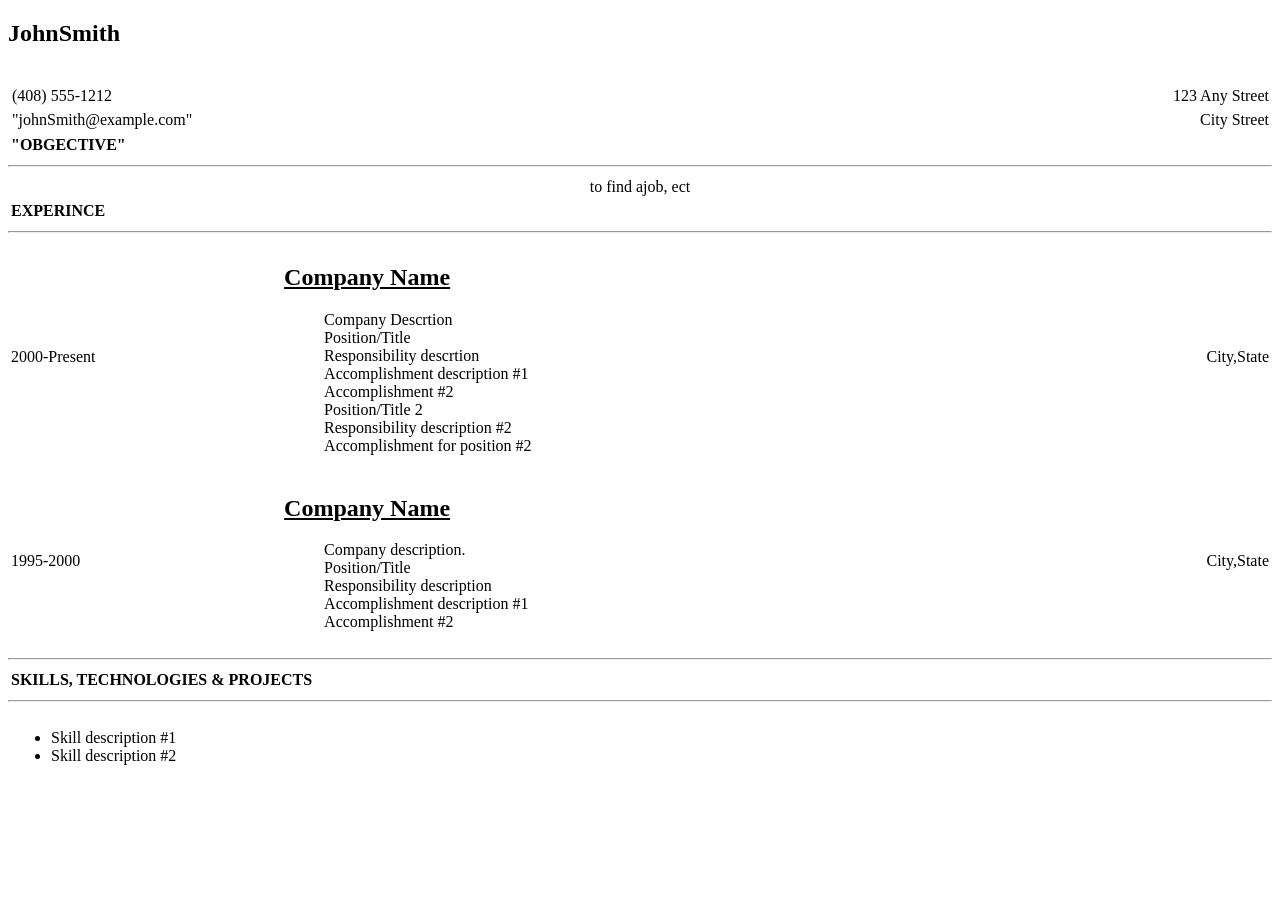
<file: task 1.html>
<!DOCTYPE html>
<html lang="en">

<head>
    <meta charset="UTF-8">
    <meta name="viewport" content="width=device-width, initial-scale=1.0">
    <title> Decoment</title>
</head>

<body>
    <table>
        <tr>
            <h2>JohnSmith</h2>
        </tr>
    </table>
    <table style="width: 100%">
        <tr>
            <td>
                <p style="margin: 1px;">(408) 555-1212</p>
            </td>
            <td align="right">123 Any Street</td>
            </p>
        </tr>
        <tr>
            <td>
                <p style="margin: 1px;">"johnSmith@example.com"</p>
            </td>
            <td align="right">City Street</td>
            </p>
        </tr>
    </table>
    <table style="width:100%">
        <tr>
            <td> <b>"OBGECTIVE"</b></td>
        </tr>
    </table>
    <hr>
    <table style="width: 100%">
        <tr>
            <td align="center">to find ajob, ect</td>
        </tr>
    </table>

    <table style="width: 100%">
        <tr>
            <td><b>EXPERINCE</b></td>
        </tr>
    </table>
    <hr>
    <table style="width: 100%">
        <tr>
            <td>2000-Present</td>
            <td>
                <h2><u>Company Name</u></h2>
                <ul style="list-style: none;">
                <li>Company Descrtion</li>
                <Li>Position/Title</Li>
                <li>Responsibility descrtion</li>
                <li>Accomplishment description #1</li>
                <li>Accomplishment #2</li>
                <li>Position/Title 2</li>
                <li>Responsibility description #2</li>
                <li>Accomplishment for position #2</li>
                </ul>
            </td>
            <td align="right">
                <p style="margin:0,1%;">City,State</p>
            </td>
        </tr>
        <tr>
            <td>1995-2000</td>
            <td>
                <h2><u>Company Name</u></h2>
                <ul style="list-style: none;">
                    <li>Company description.</li>
                    <li>Position/Title</li>
                    <li>Responsibility description</li>
                    <li>Accomplishment description #1</li>
                    <li>Accomplishment #2</li>
                </ul>
            </td>
            <td align="right">
                <p style="margin:0,1%;">City,State</p>
            </td>
        </tr>
    </table>
    <table style="width:100%">
    </table>
    <hr>
    <table style="width: 100%;">
        <tr>
            <td><b>SKILLS, TECHNOLOGIES & PROJECTS</b></td>
        </tr>
    </table>
    <hr>
    <table>
        <tr>
            <td>
                <ul>
                    <li>Skill description #1</li>
                    <li>Skill description #2</li>
                </ul>
            </td>
        </tr>
    </table>

</body>
</file>
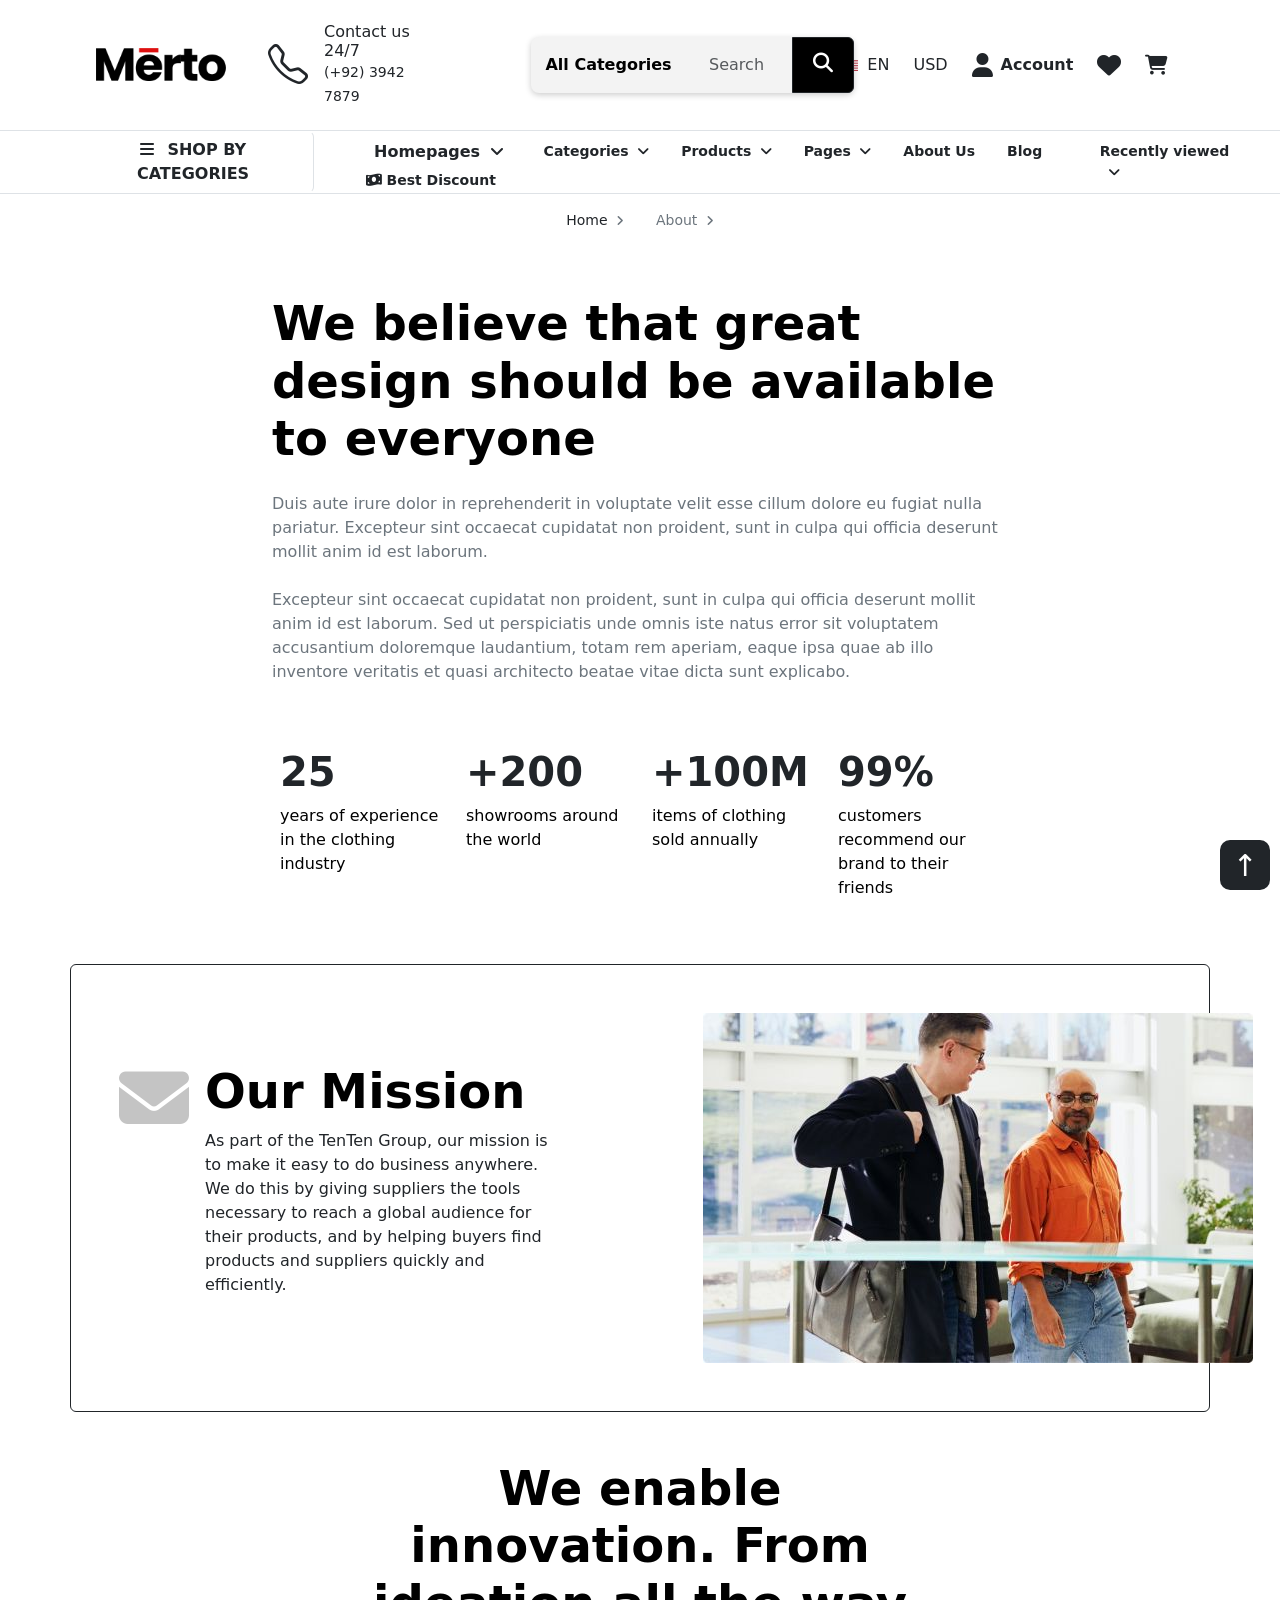
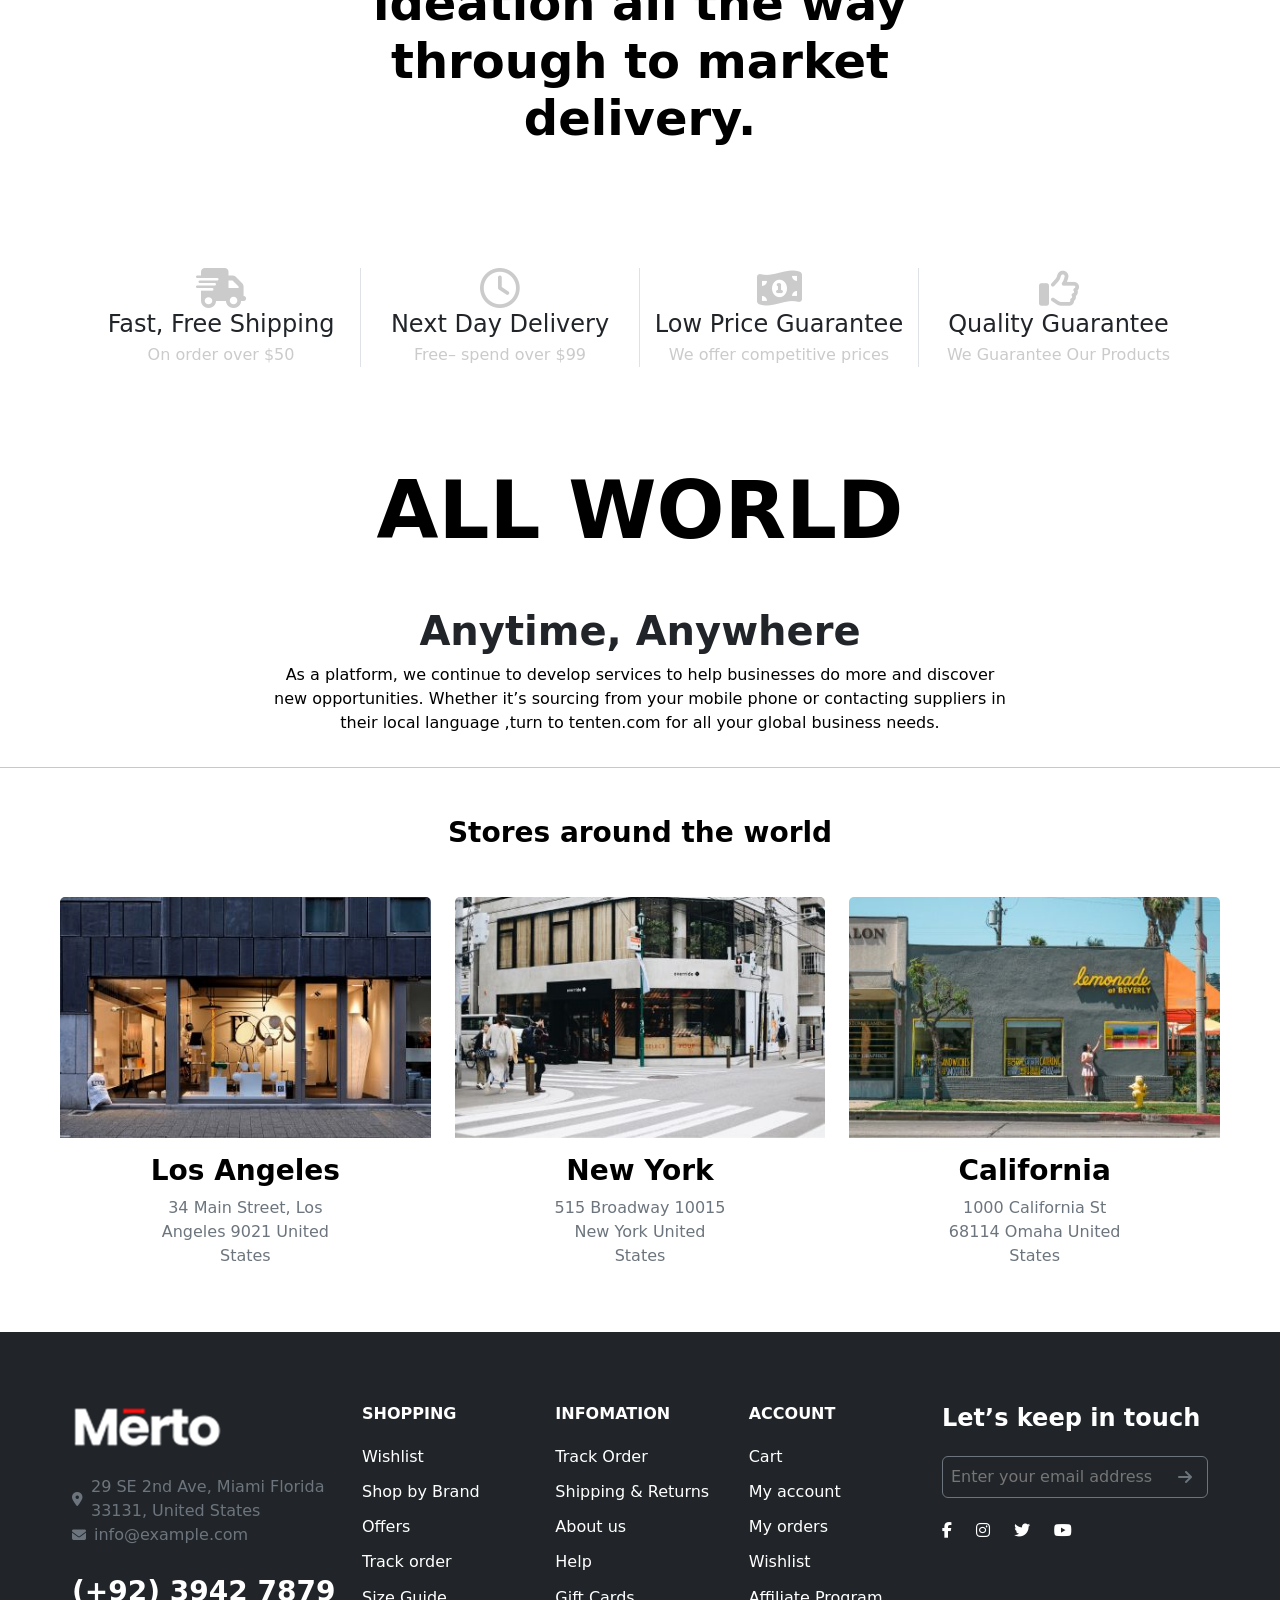
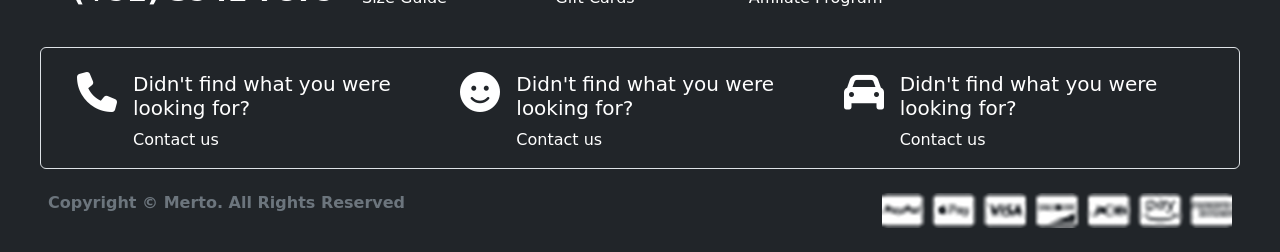
<file: final.project/about.html>
<!DOCTYPE html>
<html lang="en">
<head>
    <meta charset="UTF-8">
    <meta name="viewport" content="width=device-width, initial-scale=1.0">
    <title>About-Merto</title>
    <link rel="icon" href="images/logo - Copy.png">
    <link href="https://cdn.jsdelivr.net/npm/bootstrap@5.3.8/dist/css/bootstrap.min.css" rel="stylesheet">
    <link href="https://fonts.googleapis.com/css2?family=Playfair+Display:wght@400;600;700&display=swap" rel="stylesheet">
    <link rel="stylesheet" href="https://cdn.jsdelivr.net/npm/bootstrap-icons@1.13.1/font/bootstrap-icons.min.css">
    <link rel="stylesheet" href="https://cdnjs.cloudflare.com/ajax/libs/font-awesome/6.7.2/css/all.min.css">
    <link rel="stylesheet" href="style.css">
</head>
<body>
<nav class="navbar navbar-expand-lg bg-white p-3  border-bottom ">
    <div class="container-fluid merto-container d-flex align-items-center ">
      <!-- Logo -->
       <a class="merto-logo  navbar-brand p-0  me-4" href="https://demo.theme-sky.com/merto/"><img  src="images/logo.png" alt="logo"></a>

      <button class="navbar-toggler" type="button" data-bs-toggle="collapse"
        data-bs-target="#navbarSupportedContent">
        <span class="navbar-toggler-icon"></span>
      </button>

      <div class="collapse navbar-collapse" id="navbarSupportedContent">
        <!-- Phone -->
        <div class="d-flex align-items-center merto-phone">
          <i class="bi bi-telephone fs-1 m-3"></i>
          <div>
            <h6 class="mb-0">Contact us 24/7</h6>
            <small>(+92) 3942 7879</small>
          </div>
        </div>
           <!-- Center (Dropdown + Search) -->
        <form class="merto-search ms-5">
          <div class="input-group ms-3 bg-gray">
            <button
              class="btn dropdown-toggle search-category-btn fw-semibold btn-light border"
              type="button"
              data-bs-toggle="dropdown">
              All Categories
            </button>

            <ul class="dropdown-menu ">
              <li><a class="dropdown-item" href="#">Autopart</a></li>
              <li><a class="dropdown-item" href="#">Accessories</a></li>
              <li><a class="dropdown-item" href="#">Car Care</a></li>
              <li><a class="dropdown-item" href="#">Car Electronics</a></li>
              <li><a class="dropdown-item" href="#">Equipment</a></li>
              <li><a class="dropdown-item" href="#">Lights</a></li>
              <li><a class="dropdown-item" href="#">Oils & Fluids</a></li>
              <li><a class="dropdown-item" href="#">Tires</a></li>
              <li><a class="dropdown-item" href="#">Wheels</a></li>
              <li><a class="dropdown-item" href="#">Beauty & Health</a></li>
              <li><a class="dropdown-item" href="#">Bags & Cases</a></li>
              <li><a class="dropdown-item" href="#">BB Creams</a></li>
              <li><a class="dropdown-item" href="#">Body & Bath</a></li>
              <li><a class="dropdown-item" href="#">Brushes & Tools</a></li>
              <li><a class="dropdown-item" href="#">Hair Care</a></li>
              <li><a class="dropdown-item" href="#">Lipstick</a></li>
              <li><a class="dropdown-item" href="#">Makeup</a></li>
              <li><a class="dropdown-item" href="#">Makeup Palettes</a></li>
              <li><a class="dropdown-item" href="#">Mascara</a></li>
              <li><a class="dropdown-item" href="#">About us</a></li>
            </ul>

            <input
              class="form-control search-input bg-gray "
              type="search"
              placeholder="Search for pr"/>

            <button class="btn btn-dark search-btn" type="submit">
              <i class="fa-solid fa-magnifying-glass fs-5"></i>
            </button>
          </div>
        </form>
        <!-- Right Side -->
        <div class="d-flex align-items-center merto-right">

          <!-- Language -->
          <div class="dropdown">
            <button class="btn dropdown-toggle border-0 p-0 " type="button" data-bs-toggle="dropdown">
              <img src="images/usa-flag.svg" width="20" class="me-1" alt="علم امريكا">
              EN
            </button>

            <ul class="dropdown-menu">
              <li><a class="dropdown-item" href="#">English</a></li>
              <li><a class="dropdown-item" href="#">Arabic</a></li>
            </ul>
          </div>

          <!-- Currency -->
          <div class="dropdown ">
            <button class="btn dropdown-toggle btn dropdown-toggle border-0 p-0 a" type="button" data-bs-toggle="dropdown">
              USD
            </button>

            <ul class="dropdown-menu">
              <li><a class="dropdown-item" href="#">EUR</a></li>
              <li><a class="dropdown-item" href="#">BRL</a></li>
            </ul>
          </div>

          <!-- Account -->
          <div class="d-flex align-items-center">
            <i class="fa-solid fa-user fs-4 me-2"></i>
            <span class="fw-semibold">Account</span>
          </div>

          <!-- Icons -->
    
            <i class="fa-solid fa-heart fs-4"></i>
            <i class="fa-solid fa-cart-shopping fs-5 me-5"></i>
          

        </div>

      </div>

    </div>
  </nav>
     <!-- small nav -->
      <!-- the first -->
   <div class="d-flex  align-items-center px-5 border-bottom ">
      <button class="btn  fw-bold  px-4  btn-hover border-end ps-5 small" type="button" data-bs-toggle="offcanvas" data-bs-target="#offcanvasWithBothOptions" aria-controls="offcanvasWithBothOptions">
          <i class="fa-solid fa-bars me-2"></i>
          SHOP BY CATEGORIES
      </button>
      <div class="offcanvas offcanvas-start" data-bs-scroll="true" tabindex="-1" id="offcanvasWithBothOptions" aria-labelledby="offcanvasWithBothOptionsLabel">
          <div class="offcanvas-header bg-black">
            <h6 class="offcanvas-title text-white "
              id="offcanvasWithBothOptionsLabel">
              <i class="fa-solid fa-bars me-2"></i>
              SHOP BY CATEGORIES
                </h6>
              <button type="button"class="btn-close btn-close-white"" data-bs-dismiss="offcanvas" aria-label="Close"></button>
          </div>
          <div class="offcanvas-body p-0">
            <!-- fashion -->
            <div class="d-flex justify-content-between align-items-center border-bottom p-3">
              <div>
                  <i class="fa-solid fa-shirt"></i>
                  <a class="fs-5 menu-item p-3 text-decoration-none text-dark" href="">Fashion</a>
                    
              </div>
              <i class="fa-solid fa-angle-right"></i>
            </div>
          </div>
      </div>
          <div class="row align-items-center ps-5">
            <div class="dropdown col-auto">
              <button class="btn  bg-tranperant btn-hover dropdown-toggle fw-bold border-0" type="button" data-bs-toggle="dropdown" aria-expanded="false">
                Homepages
                <i class="fa-solid fa-angle-down ms-1"></i>
              </button>
              <div class="dropdown-menu pages-dropdown">
                <div class="row ">
                  <div class="col-3">
                    <img class="img-fluid" src="images/mega-home-1.jpg">
                  </div>

                  <div class="col-3">
                    <img class="img-fluid" src="images/mega-home-2.jpg">
                  </div>

                  <div class="col-3">
                    <img class="img-fluid" src="images/mega-home-3.jpg">
                  </div>

                  <div class="col-3">
                    <img class="img-fluid" src="images/mega-home-4.jpg">
                  </div>
                </div>

                <div class="row mt-3 justify-content-center gx-4">
                  <div class="col-3">
                      <img class="img-fluid" src="images/mega-home-5.jpg">
                  </div>

                  <div class="col-3">
                      <img class="img-fluid" src="images/mega-home-6.jpg">
                  </div>
               </div>
              </div>

               
              
            </div>

            <div class="col-auto px-3 btn-hover small ">
              <span class="fw-bold">Categories</span>
              <i class="fa-solid fa-angle-down ms-1"></i>
            </div>

            <div class="col-auto px-3 btn-hover small">
              <span class="fw-bold">Products</span>
              <i class="fa-solid fa-angle-down ms-1"></i>
            </div>

            <div class="col-auto px-3 btn-hover small">
              <span class="fw-bold">Pages</span>
              <i class="fa-solid fa-angle-down ms-1"></i>
            </div>

            <div class="col-auto px-3 btn-hover small">
              <span class="fw-bold">About Us</span>
            </div>

            <div class="col-auto px-3 btn-hover small">
              <span class="fw-bold">Blog</span>
            </div>

            <div class="col-auto px-3 btn-hover small">
              <i class="fa-solid fa-money-bill-wave"></i>
              <span class="fw-bold">Best Discount</span>
            </div>
          </div>
            <!-- Recently viewed -->
              <div class="ps-3 btn-hover small ms-auto">
                <span class="fw-bold">Recently viewed </span>
                <i class="fa-solid fa-angle-down ms-2"></i>
              </div>
   </div>

<section class="container ">
    
    <div class="row justify-content-center">
        <div class="  d-flex justify-content-center my-3">
            <div class="col-auto px-3 btn-hover small">
               <span class="">Home</span>
               <i class="fa-solid fa-angle-right ms-1 text-secondary small"></i>
             </div>
         
             <div class="col-auto px-3 btn-hover small">
                <span class=" text-secondary">About</span>
                <i class="fa-solid fa-angle-right ms-1 text-secondary small"></i>
             </div>
        </div>
        
        <div class="col-md-8 mt-5 ">
            <h1 class="fw-bold text-black mb-4 display-5  ">
                We believe that great design should be available to everyone
            </h1>            
            <p class="text-secondary fs-6 mb-4  ">
                Duis aute irure dolor in reprehenderit in voluptate velit esse cillum dolore eu fugiat nulla pariatur. Excepteur sint occaecat cupidatat non proident, sunt in culpa qui officia deserunt mollit anim id est laborum.
            </p>
            <p class="text-secondary fs-6 ">
                Excepteur sint occaecat cupidatat non proident, sunt in culpa qui officia deserunt mollit anim id est laborum. Sed ut perspiciatis unde omnis iste natus error sit voluptatem accusantium doloremque laudantium, totam rem aperiam, eaque ipsa quae ab illo inventore veritatis et quasi architecto beatae vitae dicta sunt explicabo.
            </p>
            
        </div>
        <div class=" row justify-content-center my-5 ">
            <div class=" col-md-2">
                <h1 class="fs-1 fw-bold">25</h1>
                <p class="fs-6 text-black">years of experience in the clothing industry</p>
            </div>

             <div class=" col-md-2">
                <h1 class="fs-1 fw-bold">+200</h1>
                <p class="fs-6 text-black">showrooms around the world</p>
            </div>

             <div class=" col-md-2">
                <h1 class="fs-1 fw-bold">+100M</h1>
                <p class="fs-6 text-black">items of clothing sold annually</p>
            </div>

             <div class=" col-md-2">
                <h1 class="fs-1 fw-bold">99%</h1>
                <p class="fs-6 text-black">customers recommend our brand to their friends</p>
            </div>

        </div>

        <div class="  row align-items-center border border-dark border-1 rounded-2 p-5 justify-content-between g-0">
            <div class=" d-flex col-md-5">
            <i class="fa-solid fa-envelope email-icon"></i>
            <div class="ms-3">
                <h1 class="text-black display-5 fw-bold ">Our Mission</h1>
                <p class="">As part of the TenTen Group, our mission is to make it easy to do business anywhere.
                    We do this by giving suppliers the tools necessary to reach a global audience for their products,
                    and by helping buyers find products and suppliers quickly and efficiently.</p>
            </div>
            </div>
            <div class="col-md-5 me-4">
                <img class="" src="images/about-1.jpg">
            </div>
        </div>
        <div class=" row justify-content-center my-5">
            <div class=" col-md-6">
                <h1 class="fw-bold text-black mb-4 display-5 text-center  ">
                We enable innovation. From ideation all the way through to market delivery.
                </h1>            
            </div>
        </div> 
        
        <div class="row align-items-center g-4 justify-content-center mb-5">

            <div class=" col-md-3  text-center  border-end icona-hover">
                <i class="fa-solid fa-truck-fast feature-icon fs-1 justify-content-center" ></i>
                <h4 class=" mb-1 ">Fast, Free Shipping</h4>
                <p class=" mb-0 bottom-data">On order over $50</p>
            </div>

            <div class=" col-md-3  text-center  border-end icona-hover">
                <i class="fa-regular fa-clock fs-1"></i>
                <h4 class=" mb-1 ">Next Day Delivery</h4>
                <p class=" mb-0 bottom-data">Free– spend over $99</p>
            </div>

            <div class=" col-md-3  text-center  border-end icona-hover">
                <i class="fa-solid fa-money-bill-1-wave fs-1" ></i>
                <h4 class=" mb-1 ">Low Price Guarantee</h4>
                <p class=" mb-0 bottom-data">We offer competitive prices</p>
            </div>
            

            <div class=" col-md-3  text-center  icona-hover">
                <i class="fa-regular fa-thumbs-up fs-1" ></i>
                <h4 class="f mb-1  ">Quality Guarantee</h4>
                <p class=" mb-0 bottom-data">We Guarantee Our Products</p>
            </div>



        </div>

        <h1 class="text-center fw-bold display-1  text-black my-5">ALL WORLD</h1>
        <div class=" text-center col-md-8">
            <h1 class="fs-1 fw-bold">Anytime, Anywhere</h1>
            <p class="fs-6 text-black">As a platform, we continue to develop services to help businesses do more and discover new opportunities.
                Whether it’s sourcing from your mobile phone or contacting suppliers in their local language
                ,turn to tenten.com for all your global business needs.
            </p>
        </div>
    </div>
</section>
<hr>
   <h3 class="text-center fw-bold   text-black my-5">Stores around the world</h3>
    <div class=" row mx-5 justify-content-center">

        <div class="col-md-4">
                    <div class="card  img-zoom border-0 ">
                    <div class="img-box">
                        <img src="images/about-2.jpg" class="card-img-top img-hover" alt="...">
                    </div>
                    <div class="justify-content-center mt-3">

                        <h1 class="fw-bold text-black  fs-3 text-center  ">
                        Los Angeles
                        </h1>            
                        <p class="text-secondary fs-6  w-50 text-center mx-auto  ">
                        34 Main Street, Los Angeles 9021
                                United States
                        </p>
                    </div>
                    
                    </div>
        </div>

        <div class="col-md-4">
                <div class="card  img-zoom border-0">
                    <div class="img-box">
                    <img src="images/about-3.jpg" class="card-img-top img-hover" alt="...">
                    </div>
                    <div class="justify-content-center mt-3">

                        <h1 class="fw-bold text-black  fs-3 text-center  ">
                        New York
                        </h1>            
                        <p class="text-secondary fs-6  w-50 text-center mx-auto  ">
                            515 Broadway 10015 New York
                                United States
                        </p>
                    </div>
                
                </div>
        </div>

        <div class="col-md-4">
                <div class="card  img-zoom border-0">
                    <div class="img-box">
                    <img src="images/about-4.jpg" class="card-img-top img-hover" alt="...">
                    </div>
                    <div class="justify-content-center mt-3">

                        <h1 class="fw-bold text-black  fs-3 text-center  ">
                        California
                        </h1>            
                        <p class="text-secondary fs-6  w-50 text-center mx-auto  ">
                        1000 California St 68114 Omaha
                                United States
                        </p>
                    </div>
                
                </div>
        </div>

    </div>

     <!-- footer -->
     <div class="bg-dark p-4 mt-5">
      <div class="Container ">
        <div class="row p-5 align-items-start g-4">
          <!-- col1 -->
          <div class=" col-lg-3 col-md-6 ">
            <img class="mb-4 d-block" src="images/logo (4).png">
            <div class="d-flex align-items-center">
              <i class="fa-solid fa-location-dot text-secondary small"></i>
              <span class="text-secondary  ms-2 "> 29 SE 2nd Ave, Miami Florida 33131, United States</span>
            </div>
  
            <div class="d-flex align-items-center">
             <i class="fa-solid fa-envelope text-secondary small me-2"></i>
             <span class="text-secondary">info@example.com</span>
            </div>
  
            <p class="text-white fw-bold fs-3 mt-4 mb-0 btn-hover ">(+92) 3942 7879</p> 
          </div>
          <!-- col2 -->
            <div class="col-lg-2 col-md-6">
              <h6 class="text-white fw-bold mb-4 ">SHOPPING </h6>
              <h6 class="text-white fw-light my-3 btn-hover">Wishlist </h6>
              <h6 class="text-white fw-light my-3 btn-hover">Shop by Brand </h6>
              <h6 class="text-white fw-light my-3 btn-hover">Offers </h6>
              <h6 class="text-white fw-light my-3 btn-hover">Track order </h6>
              <h6 class="text-white fw-light my-3 btn-hover">Size Guide</h6>
              
            </div>
            <!-- col3 -->
             <div class="col-lg-2 col-md-6">
              <h6 class="text-white fw-bold mb-4 ">INFOMATION</h6>
              <h6 class="text-white fw-light my-3 btn-hover">Track Order </h6>
              <h6 class="text-white fw-light my-3 btn-hover">Shipping & Returns </h6>
              <h6 class="text-white fw-light my-3 btn-hover">About us </h6>
              <h6 class="text-white fw-light my-3 btn-hover">Help </h6>
              <h6 class="text-white fw-light my-3 btn-hover">Gift Cards</h6>
             </div>
            <!-- col4 -->
              <div class="col-lg-2 col-md-6">
              <h6 class="text-white fw-bold mb-4 ">ACCOUNT</h6>
              <h6 class="text-white fw-light my-3 btn-hover">Cart </h6>
              <h6 class="text-white fw-light my-3 btn-hover">My account </h6>
              <h6 class="text-white fw-light my-3 btn-hover">My orders </h6>
              <h6 class="text-white fw-light my-3 btn-hover">Wishlist </h6>
              <h6 class="text-white fw-light my-3 btn-hover">Affiliate Program</h6>
             </div>
            <!-- col5  -->
             <div class="col-lg-3 col-md-6">
              <h4 class="text-white fw-bold mb-4  ">Let’s keep in touch</h4>
                <div class="position-relative">
                    <input type="text" class=" rounded-2 border border-secondary bg-transparent text-secondary pe-5 email-input  p-2" placeholder="Enter your email address">
                    <i class="fa-solid fa-arrow-right position-absolute top-50 end-0 translate-middle-y me-3 text-secondary btn-hover "></i>
                </div>
                <div class="d-flex gap-4 my-4">
                    <i class="fa-brands fa-facebook-f text-white "></i>
                    <i class="fa-brands fa-instagram text-white"></i>
                    <i class="fa-brands fa-twitter text-white"></i>
                    <i class="fa-brands fa-youtube text-white"></i>
                  </div>
             </div>

        </div>

        <div class=" border border-1 rounded-2  row  align-items-start g-4   px-4 mx-3">
          <div class=" d-flex  gap-3 col-lg-4 col-md-6 ">
            <i class="fa-solid fa-phone text-white fs-1 "></i>
              <div >
                <h5 class="text-white">Didn't find what you were looking for?</h5>
                <p class="text-white"> Contact us</p>
              </div> 
          </div>

          <div class=" d-flex  gap-3 col-lg-4 col-md-6">
            <i class="fa-solid fa-face-smile text-white fs-1"></i>
              <div >
                <h5 class="text-white">Didn't find what you were looking for?</h5>
                <p class="text-white"> Contact us</p>
              </div> 
          </div>

          <div class=" d-flex  gap-3 col-lg-4 col-md-6 ">
            <i class="fa-solid fa-car text-white fs-1"></i>
              <div >
                <h5 class="text-white">Didn't find what you were looking for?</h5>
                <p class="text-white"> Contact us</p>
              </div> 
          </div>
        </div>

        <div class="d-flex justify-content-between px-4 mx-0 mt-4">
          <h6 class="text-secondary fw-bold">Copyright © Merto. All Rights Reserved </h6>
          <img class="img-fluid" src="images/payment-icons-1.png">

        </div>
      </div>

     </div>


     
   
   

 








<a href="#" id="scrollIcon">
  ↑
</a>
<script src="https://cdn.jsdelivr.net/npm/bootstrap@5.3.8/dist/js/bootstrap.bundle.min.js"></script>
<script src="JS.js"></script>
</body>
</html>
</file>
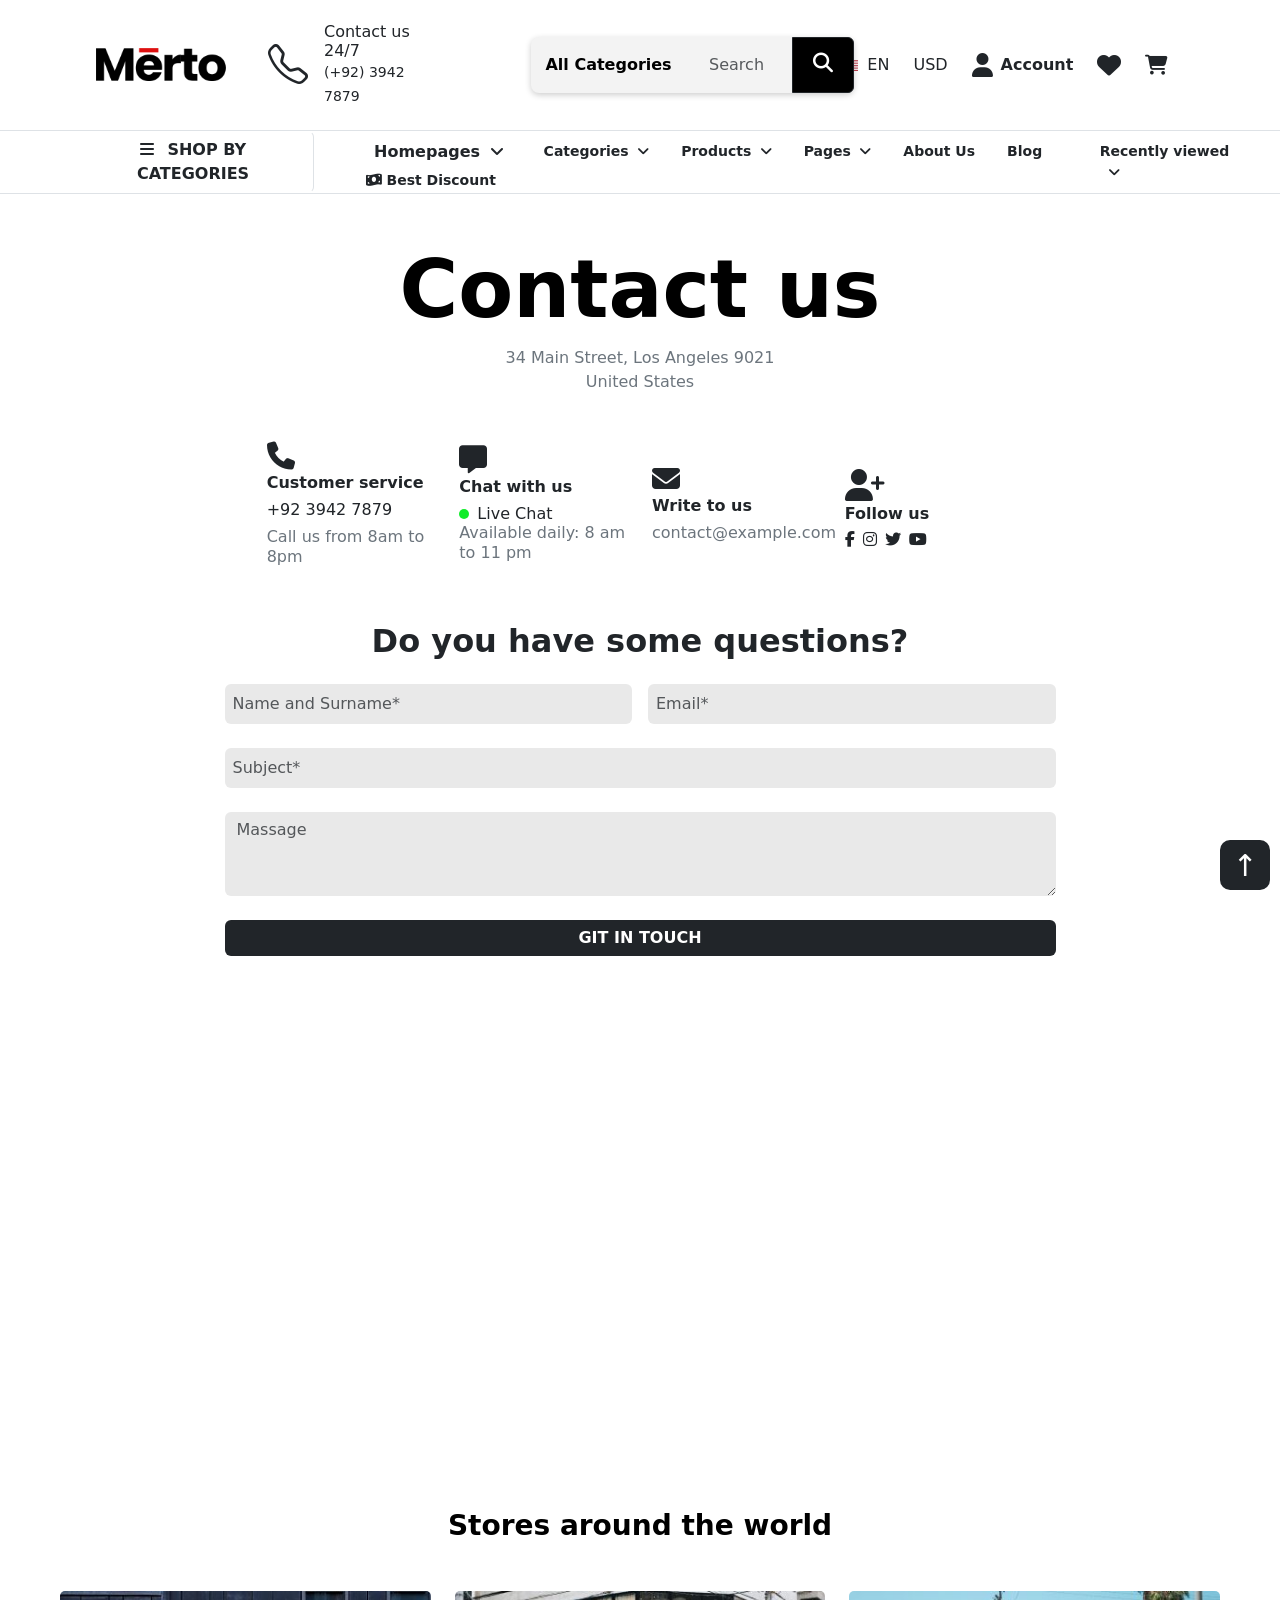
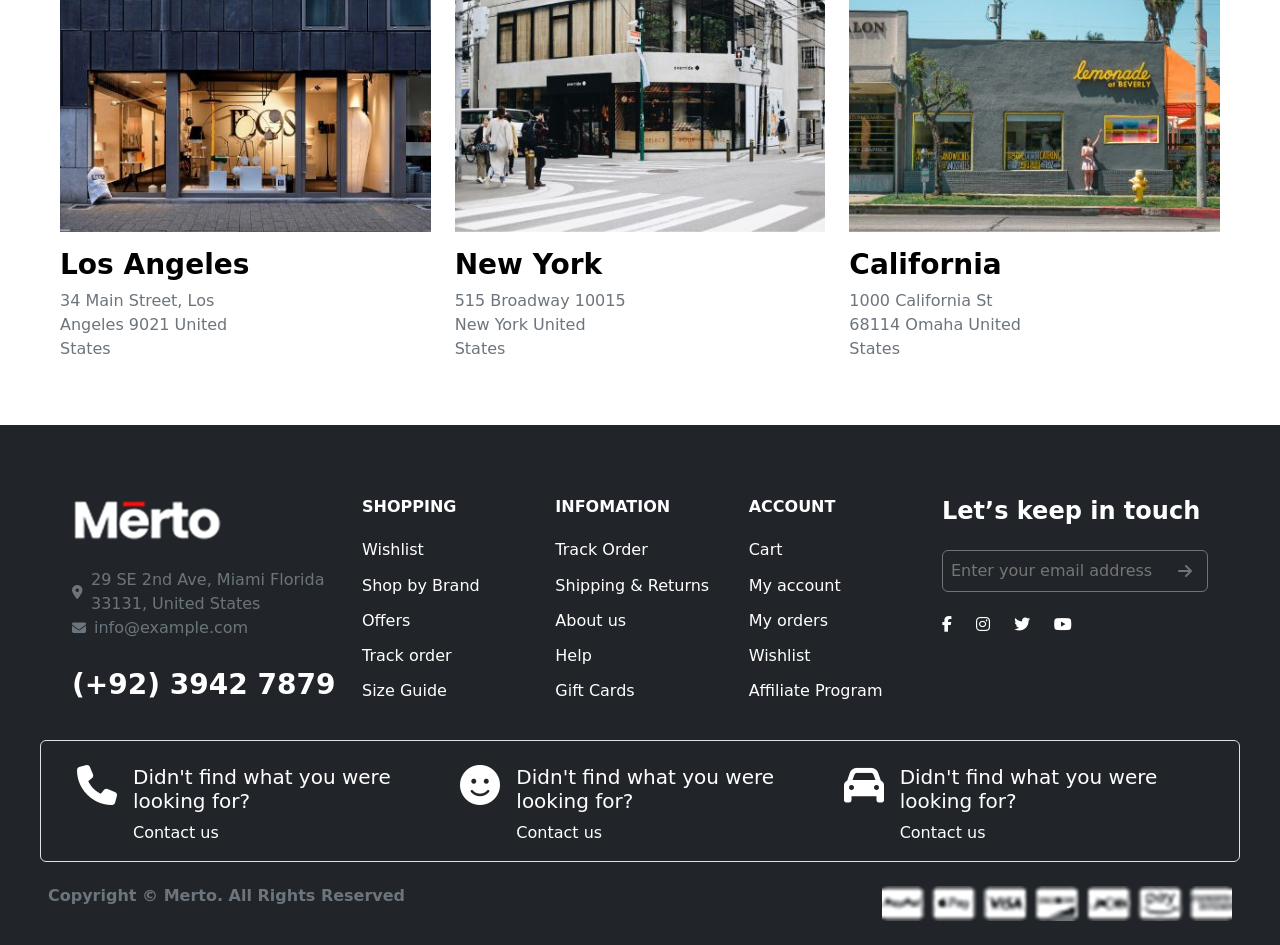
<file: final.project/conntact.html>
<!DOCTYPE html>
<html lang="en">
<head>
    <meta charset="UTF-8">
    <meta name="viewport" content="width=device-width, initial-scale=1.0">
    <title>Conntact-Merto</title>
    <link rel="icon" href="images/logo - Copy.png">
    <link href="https://cdn.jsdelivr.net/npm/bootstrap@5.3.8/dist/css/bootstrap.min.css" rel="stylesheet">
    <link href="https://fonts.googleapis.com/css2?family=Playfair+Display:wght@400;600;700&display=swap" rel="stylesheet">
    <link rel="stylesheet" href="https://cdn.jsdelivr.net/npm/bootstrap-icons@1.13.1/font/bootstrap-icons.min.css">
    <link rel="stylesheet" href="https://cdnjs.cloudflare.com/ajax/libs/font-awesome/6.7.2/css/all.min.css">
    <link rel="stylesheet" href="style.css">
</head>
<body>
    <nav class="navbar navbar-expand-lg bg-white p-3  border-bottom ">
    <div class="container-fluid merto-container d-flex align-items-center ">
      <!-- Logo -->
       <a class="merto-logo  navbar-brand p-0  me-4" href="https://demo.theme-sky.com/merto/"><img  src="images/logo.png" alt="logo"></a>

      <button class="navbar-toggler" type="button" data-bs-toggle="collapse"
        data-bs-target="#navbarSupportedContent">
        <span class="navbar-toggler-icon"></span>
      </button>

      <div class="collapse navbar-collapse" id="navbarSupportedContent">
        <!-- Phone -->
        <div class="d-flex align-items-center merto-phone">
          <i class="bi bi-telephone fs-1 m-3"></i>
          <div>
            <h6 class="mb-0">Contact us 24/7</h6>
            <small>(+92) 3942 7879</small>
          </div>
        </div>
           <!-- Center (Dropdown + Search) -->
        <form class="merto-search ms-5">
          <div class="input-group ms-3 bg-gray">
            <button
              class="btn dropdown-toggle search-category-btn fw-semibold btn-light border"
              type="button"
              data-bs-toggle="dropdown">
              All Categories
            </button>

            <ul class="dropdown-menu ">
              <li><a class="dropdown-item" href="#">Autopart</a></li>
              <li><a class="dropdown-item" href="#">Accessories</a></li>
              <li><a class="dropdown-item" href="#">Car Care</a></li>
              <li><a class="dropdown-item" href="#">Car Electronics</a></li>
              <li><a class="dropdown-item" href="#">Equipment</a></li>
              <li><a class="dropdown-item" href="#">Lights</a></li>
              <li><a class="dropdown-item" href="#">Oils & Fluids</a></li>
              <li><a class="dropdown-item" href="#">Tires</a></li>
              <li><a class="dropdown-item" href="#">Wheels</a></li>
              <li><a class="dropdown-item" href="#">Beauty & Health</a></li>
              <li><a class="dropdown-item" href="#">Bags & Cases</a></li>
              <li><a class="dropdown-item" href="#">BB Creams</a></li>
              <li><a class="dropdown-item" href="#">Body & Bath</a></li>
              <li><a class="dropdown-item" href="#">Brushes & Tools</a></li>
              <li><a class="dropdown-item" href="#">Hair Care</a></li>
              <li><a class="dropdown-item" href="#">Lipstick</a></li>
              <li><a class="dropdown-item" href="#">Makeup</a></li>
              <li><a class="dropdown-item" href="#">Makeup Palettes</a></li>
              <li><a class="dropdown-item" href="#">Mascara</a></li>
              <li><a class="dropdown-item" href="#">About us</a></li>
            </ul>

            <input
              class="form-control search-input bg-gray "
              type="search"
              placeholder="Search for pr"/>

            <button class="btn btn-dark search-btn" type="submit">
              <i class="fa-solid fa-magnifying-glass fs-5"></i>
            </button>
          </div>
        </form>
        <!-- Right Side -->
        <div class="d-flex align-items-center merto-right">

          <!-- Language -->
          <div class="dropdown">
            <button class="btn dropdown-toggle border-0 p-0 " type="button" data-bs-toggle="dropdown">
              <img src="images/usa-flag.svg" width="20" class="me-1" alt="علم امريكا">
              EN
            </button>

            <ul class="dropdown-menu">
              <li><a class="dropdown-item" href="#">English</a></li>
              <li><a class="dropdown-item" href="#">Arabic</a></li>
            </ul>
          </div>

          <!-- Currency -->
          <div class="dropdown ">
            <button class="btn dropdown-toggle btn dropdown-toggle border-0 p-0 a" type="button" data-bs-toggle="dropdown">
              USD
            </button>

            <ul class="dropdown-menu">
              <li><a class="dropdown-item" href="#">EUR</a></li>
              <li><a class="dropdown-item" href="#">BRL</a></li>
            </ul>
          </div>

          <!-- Account -->
          <div class="d-flex align-items-center">
            <i class="fa-solid fa-user fs-4 me-2"></i>
            <span class="fw-semibold">Account</span>
          </div>

          <!-- Icons -->
    
            <i class="fa-solid fa-heart fs-4"></i>
            <i class="fa-solid fa-cart-shopping fs-5 me-5"></i>
          

        </div>

      </div>

    </div>
    </nav>
     <!-- small nav -->
      <!-- the first -->
   <div class="d-flex  align-items-center px-5 border-bottom ">
      <button class="btn  fw-bold  px-4  btn-hover border-end ps-5 small" type="button" data-bs-toggle="offcanvas" data-bs-target="#offcanvasWithBothOptions" aria-controls="offcanvasWithBothOptions">
          <i class="fa-solid fa-bars me-2"></i>
          SHOP BY CATEGORIES
      </button>
      <div class="offcanvas offcanvas-start" data-bs-scroll="true" tabindex="-1" id="offcanvasWithBothOptions" aria-labelledby="offcanvasWithBothOptionsLabel">
          <div class="offcanvas-header bg-black">
            <h6 class="offcanvas-title text-white "
              id="offcanvasWithBothOptionsLabel">
              <i class="fa-solid fa-bars me-2"></i>
              SHOP BY CATEGORIES
                </h6>
              <button type="button"class="btn-close btn-close-white"" data-bs-dismiss="offcanvas" aria-label="Close"></button>
          </div>
          <div class="offcanvas-body p-0">
            <!-- fashion -->
            <div class="d-flex justify-content-between align-items-center border-bottom p-3">
              <div>
                  <i class="fa-solid fa-shirt"></i>
                  <a class="fs-5 menu-item p-3 text-decoration-none text-dark" href="">Fashion</a>
                    
              </div>
              <i class="fa-solid fa-angle-right"></i>
            </div>
          </div>
      </div>
          <div class="row align-items-center ps-5">
            <div class="dropdown col-auto">
              <button class="btn  bg-tranperant btn-hover dropdown-toggle fw-bold border-0" type="button" data-bs-toggle="dropdown" aria-expanded="false">
                Homepages
                <i class="fa-solid fa-angle-down ms-1"></i>
              </button>
              <div class="dropdown-menu pages-dropdown">
                <div class="row ">
                  <div class="col-3">
                    <img class="img-fluid" src="images/mega-home-1.jpg">
                  </div>

                  <div class="col-3">
                    <img class="img-fluid" src="images/mega-home-2.jpg">
                  </div>

                  <div class="col-3">
                    <img class="img-fluid" src="images/mega-home-3.jpg">
                  </div>

                  <div class="col-3">
                    <img class="img-fluid" src="images/mega-home-4.jpg">
                  </div>
                </div>

                <div class="row mt-3 justify-content-center gx-4">
                  <div class="col-3">
                      <img class="img-fluid" src="images/mega-home-5.jpg">
                  </div>

                  <div class="col-3">
                      <img class="img-fluid" src="images/mega-home-6.jpg">
                  </div>
               </div>
              </div>

               
              
            </div>

            <div class="col-auto px-3 btn-hover small ">
              <span class="fw-bold">Categories</span>
              <i class="fa-solid fa-angle-down ms-1"></i>
            </div>

            <div class="col-auto px-3 btn-hover small">
              <span class="fw-bold">Products</span>
              <i class="fa-solid fa-angle-down ms-1"></i>
            </div>

            <div class="col-auto px-3 btn-hover small">
              <span class="fw-bold">Pages</span>
              <i class="fa-solid fa-angle-down ms-1"></i>
            </div>

            <div class="col-auto px-3 btn-hover small">
              <span class="fw-bold">About Us</span>
            </div>

            <div class="col-auto px-3 btn-hover small">
              <span class="fw-bold">Blog</span>
            </div>

            <div class="col-auto px-3 btn-hover small">
              <i class="fa-solid fa-money-bill-wave"></i>
              <span class="fw-bold">Best Discount</span>
            </div>
          </div>
            <!-- Recently viewed -->
              <div class="ps-3 btn-hover small ms-auto">
                <span class="fw-bold">Recently viewed </span>
                <i class="fa-solid fa-angle-down ms-2"></i>
              </div>
   </div>


    <div class="justify-content-center my-5">
        <h1 class="fw-bold text-black  display-1 text-center  ">
            Contact us
        </h1>          
        <p class="text-secondary fs-6  w-25 text-center mx-auto  ">
            34 Main Street, Los Angeles 9021
                United States
        </p>
    </div>
    
    <div class="col-md-7 m-auto mt-5">
      <div class="row align-items-center g-4 justify-content-center mb-5">
        <div class="col-md-3 ">
          <i class="fa-solid fa-phone fs-3 "></i>
          <h6 class="fw-bold">Customer service</h6>
          <h6 class="">+92 3942 7879</h6>
          <h6 class=" text-secondary">Call us from 8am to 8pm</h6>
        </div>
  
        <div class="col-md-3  ">
          <i class="fa-solid fa-message fs-3"></i>
          <h6 class="fw-bold">Chat with us</h6>
          <div class="d-flex align-items-center">
            <span class="Live-Chat"></span>
            <h6 class="mb-0 ms-2">Live Chat</h6>
          </div>
          <h6 class=" text-secondary">Available daily: 8 am to 11 pm</h6>
        </div>
  
        <div class="col-md-3 ">
           <i class="fa-solid fa-envelope fs-3"></i>
          <h6 class="fw-bold">Write to us</h6>
          <h6 class=" text-secondary">contact@example.com</h6>
        </div>
  
        <div class="col-md-3 ">
          <i class="fa-solid fa-user-plus fs-2"></i>
          <h6 class="fw-bold">Follow us</h6>
        
          <div class="d-flex gap-2 ">
             <i class="fa-brands fa-facebook-f "></i>
              <i class="fa-brands fa-instagram "></i>
              <i class="fa-brands fa-twitter"></i>
              <i class="fa-brands fa-youtube "></i>
          </div>
        </div>
  
  
      </div>
    </div>

    <h2 class="text-center fw-bold">Do you have some questions?</h2>

    <!-- form -->
     <section class="container mt-4">
       <div class="row justify-content-center">
          <div class="col-md-9">
            <div class="d-flex align-items-center gap-3 mb-4">
              <input class="form-control p-2 border-0 bg-lightgray" type="text" placeholder="Name and Surname*">
              <input class="form-control p-2 border-0 bg-lightgray" type="text" placeholder="Email*">
            </div>
            <input class="form-control p-2 mb-4 border-0 bg-lightgray" type="text" placeholder="Subject*">
            <textarea class="form-control mb-4 border-0 bg-lightgray" placeholder="Massage" id="exampleFormControlTextarea1" rows="3"></textarea>
            <button type="button" class="btn btn-dark w-100 fs-6 filter-btn border-0 fw-bold ">GIT IN TOUCH</button>

          </div>
       </div>
     </section>
     
     <section class="container-fluid px-0 my-5">
        <div class="row g-0">
            <div class="col-12">
                <div class="map-container">
                    <iframe 
                        src="https://www.google.com/maps/embed?pb=!1m18!1m12!1m3!1d105763.95543765178!2d-118.33748283437502!3d34.05349520000001!2m3!1f0!2f0!3f0!3m2!1i1024!2i768!4f13.1!3m3!1m2!1s0x80c2c75ddc27da13%3A0xe22fdf6f254608f4!2sLos%20Angeles%2C%20CA!5e0!3m2!1sen!2sus!4v1710000000000!5m2!1sen!2sus" 
                        width="100%" 
                        height="450" 
                        style="border:0;" 
                        allowfullscreen="" 
                        loading="lazy" 
                        referrerpolicy="no-referrer-when-downgrade">
                    </iframe>
                </div>
            </div>
        </div>
     </section>

     <h3 class="text-center fw-bold   text-black my-5">Stores around the world</h3>
    <div class=" row mx-5 justify-content-center">

        <div class="col-md-4">
                    <div class="card  img-zoom border-0 ">
                    <div class="img-box">
                        <img src="images/about-2.jpg" class="card-img-top img-hover" alt="...">
                    </div>
                    <div class="justify-content-center mt-3">

                        <h1 class="fw-bold text-black  fs-3   ">
                        Los Angeles
                        </h1>            
                        <p class="text-secondary fs-6  w-50   ">
                        34 Main Street, Los Angeles 9021
                                United States
                        </p>
                    </div>
                    
                    </div>
        </div>

        <div class="col-md-4">
                <div class="card  img-zoom border-0">
                    <div class="img-box">
                    <img src="images/about-3.jpg" class="card-img-top img-hover" alt="...">
                    </div>
                    <div class="justify-content-center mt-3">

                        <h1 class="fw-bold text-black  fs-3 r  ">
                        New York
                        </h1>            
                        <p class="text-secondary fs-6  w-50   ">
                            515 Broadway 10015 New York
                                United States
                        </p>
                    </div>
                
                </div>
        </div>

        <div class="col-md-4">
                <div class="card  img-zoom border-0">
                    <div class="img-box">
                    <img src="images/about-4.jpg" class="card-img-top img-hover" alt="...">
                    </div>
                    <div class="justify-content-center mt-3">

                        <h1 class="fw-bold text-black  fs-3   ">
                        California
                        </h1>            
                        <p class="text-secondary fs-6  w-50  ">
                        1000 California St 68114 Omaha
                                United States
                        </p>
                    </div>
                
                </div>
        </div>

    </div>

    <!-- footer -->
     <div class="bg-dark p-4 mt-5">
      <div class="Container ">
        <div class="row p-5 align-items-start g-4">
          <!-- col1 -->
          <div class=" col-lg-3 col-md-6 ">
            <img class="mb-4 d-block" src="images/logo (4).png">
            <div class="d-flex align-items-center">
              <i class="fa-solid fa-location-dot text-secondary small"></i>
              <span class="text-secondary  ms-2 "> 29 SE 2nd Ave, Miami Florida 33131, United States</span>
            </div>
  
            <div class="d-flex align-items-center">
             <i class="fa-solid fa-envelope text-secondary small me-2"></i>
             <span class="text-secondary">info@example.com</span>
            </div>
  
            <p class="text-white fw-bold fs-3 mt-4 mb-0 btn-hover ">(+92) 3942 7879</p> 
          </div>
          <!-- col2 -->
            <div class="col-lg-2 col-md-6">
              <h6 class="text-white fw-bold mb-4 ">SHOPPING </h6>
              <h6 class="text-white fw-light my-3 btn-hover">Wishlist </h6>
              <h6 class="text-white fw-light my-3 btn-hover">Shop by Brand </h6>
              <h6 class="text-white fw-light my-3 btn-hover">Offers </h6>
              <h6 class="text-white fw-light my-3 btn-hover">Track order </h6>
              <h6 class="text-white fw-light my-3 btn-hover">Size Guide</h6>
              
            </div>
            <!-- col3 -->
             <div class="col-lg-2 col-md-6">
              <h6 class="text-white fw-bold mb-4 ">INFOMATION</h6>
              <h6 class="text-white fw-light my-3 btn-hover">Track Order </h6>
              <h6 class="text-white fw-light my-3 btn-hover">Shipping & Returns </h6>
              <h6 class="text-white fw-light my-3 btn-hover">About us </h6>
              <h6 class="text-white fw-light my-3 btn-hover">Help </h6>
              <h6 class="text-white fw-light my-3 btn-hover">Gift Cards</h6>
             </div>
            <!-- col4 -->
              <div class="col-lg-2 col-md-6">
              <h6 class="text-white fw-bold mb-4 ">ACCOUNT</h6>
              <h6 class="text-white fw-light my-3 btn-hover">Cart </h6>
              <h6 class="text-white fw-light my-3 btn-hover">My account </h6>
              <h6 class="text-white fw-light my-3 btn-hover">My orders </h6>
              <h6 class="text-white fw-light my-3 btn-hover">Wishlist </h6>
              <h6 class="text-white fw-light my-3 btn-hover">Affiliate Program</h6>
             </div>
            <!-- col5  -->
             <div class="col-lg-3 col-md-6">
              <h4 class="text-white fw-bold mb-4  ">Let’s keep in touch</h4>
                <div class="position-relative">
                    <input type="text" class=" rounded-2 border border-secondary bg-transparent text-secondary pe-5 email-input  p-2" placeholder="Enter your email address">
                    <i class="fa-solid fa-arrow-right position-absolute top-50 end-0 translate-middle-y me-3 text-secondary btn-hover "></i>
                </div>
                <div class="d-flex gap-4 my-4">
                    <i class="fa-brands fa-facebook-f text-white "></i>
                    <i class="fa-brands fa-instagram text-white"></i>
                    <i class="fa-brands fa-twitter text-white"></i>
                    <i class="fa-brands fa-youtube text-white"></i>
                  </div>
             </div>

        </div>

        <div class=" border border-1 rounded-2  row  align-items-start g-4   px-4 mx-3">
          <div class=" d-flex  gap-3 col-lg-4 col-md-6 ">
            <i class="fa-solid fa-phone text-white fs-1 "></i>
              <div >
                <h5 class="text-white">Didn't find what you were looking for?</h5>
                <p class="text-white"> Contact us</p>
              </div> 
          </div>

          <div class=" d-flex  gap-3 col-lg-4 col-md-6">
            <i class="fa-solid fa-face-smile text-white fs-1"></i>
              <div >
                <h5 class="text-white">Didn't find what you were looking for?</h5>
                <p class="text-white"> Contact us</p>
              </div> 
          </div>

          <div class=" d-flex  gap-3 col-lg-4 col-md-6 ">
            <i class="fa-solid fa-car text-white fs-1"></i>
              <div >
                <h5 class="text-white">Didn't find what you were looking for?</h5>
                <p class="text-white"> Contact us</p>
              </div> 
          </div>
        </div>

        <div class="d-flex justify-content-between px-4 mx-0 mt-4">
          <h6 class="text-secondary fw-bold">Copyright © Merto. All Rights Reserved </h6>
          <img class="img-fluid" src="images/payment-icons-1.png">

        </div>
      </div>

     </div>















































<script src="https://cdn.jsdelivr.net/npm/bootstrap@5.3.8/dist/js/bootstrap.bundle.min.js"></script>
<script src="JS.js"></script>
<a href="#" id="scrollIcon">
  ↑
</a>

</body>
</html>
</file>
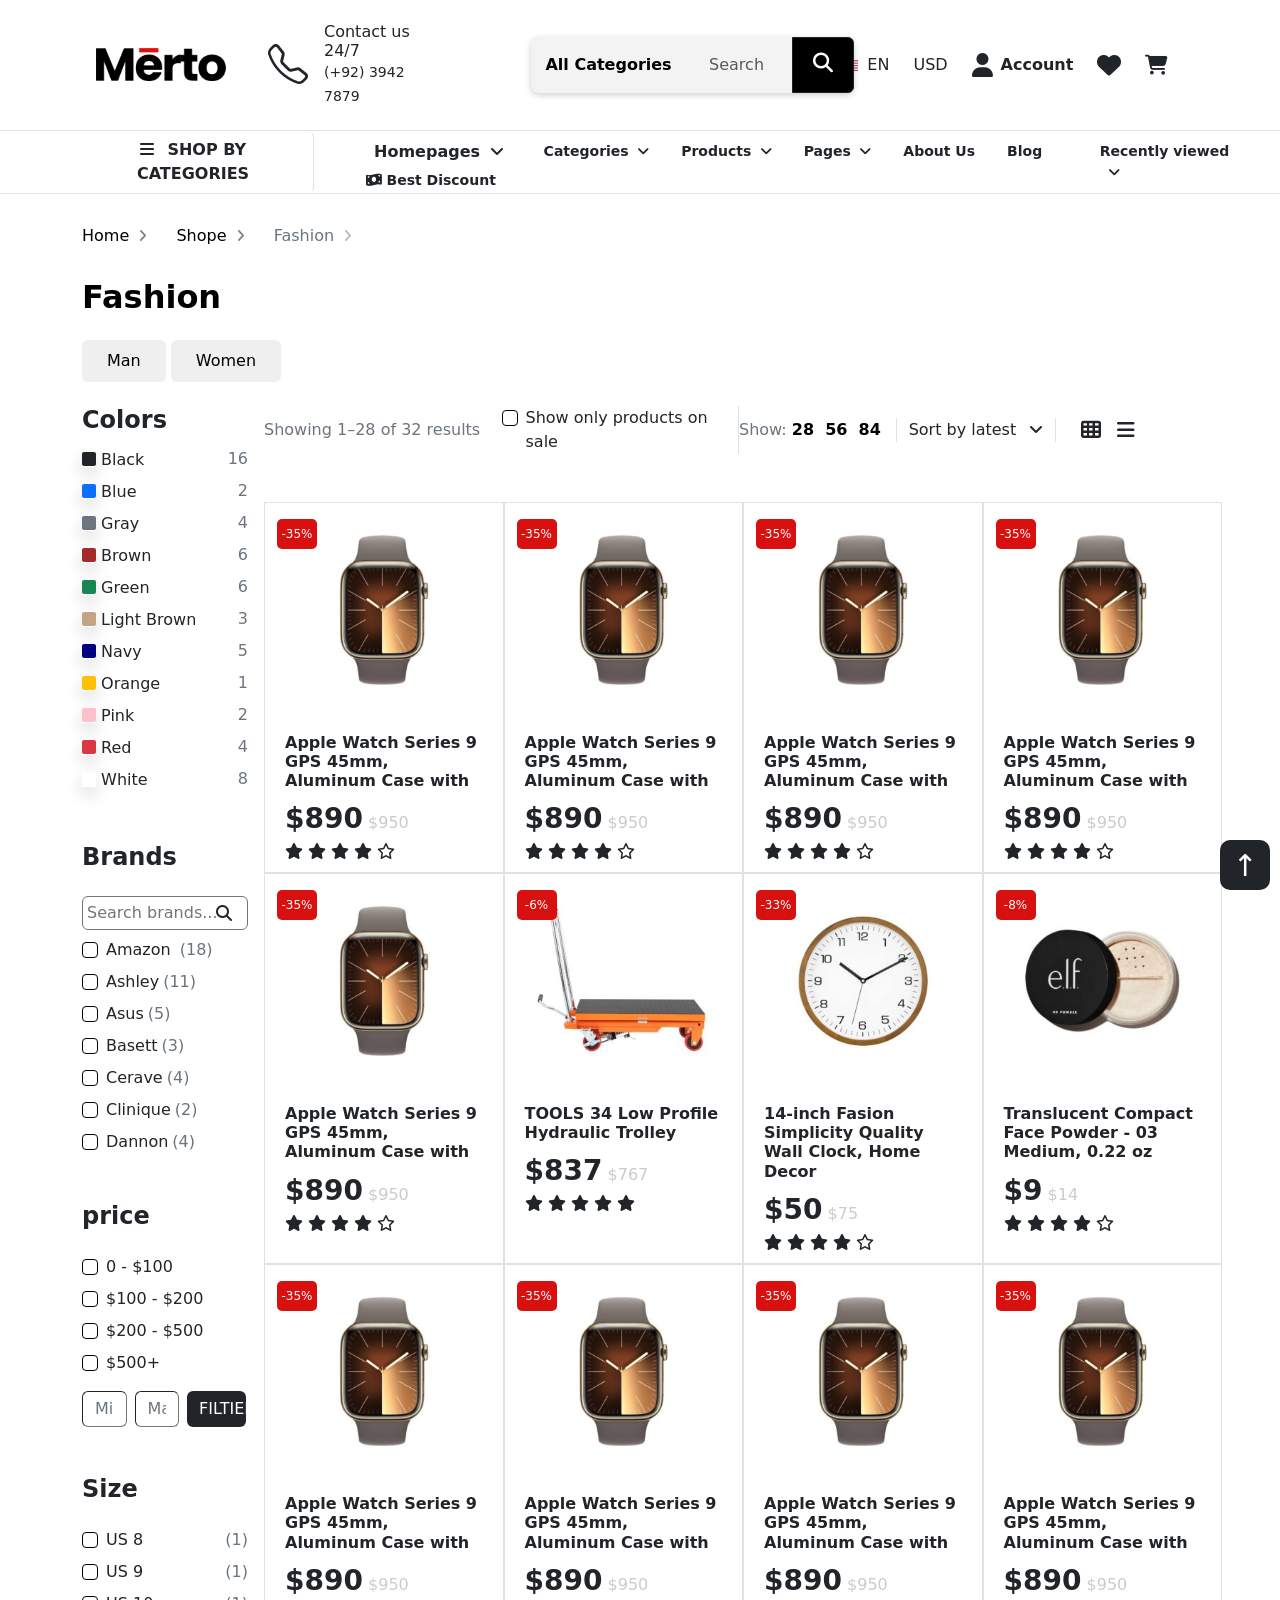
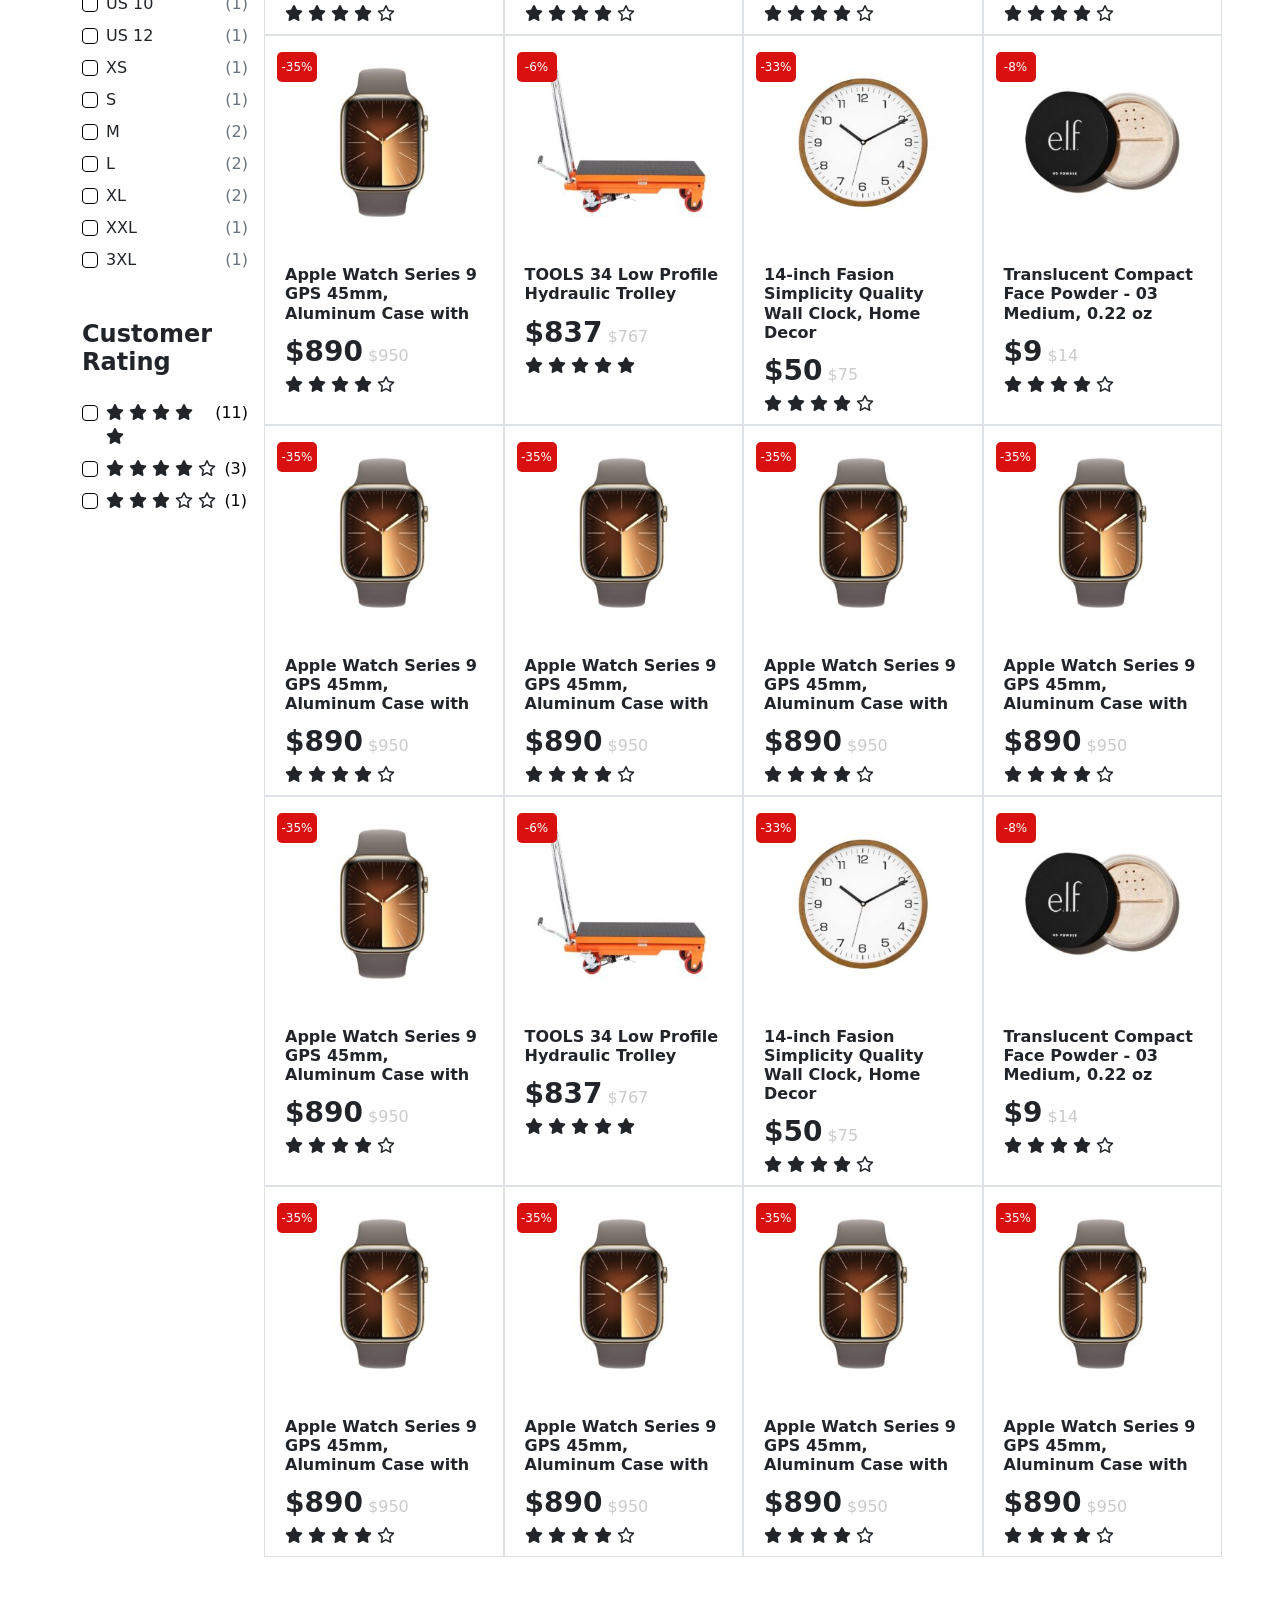
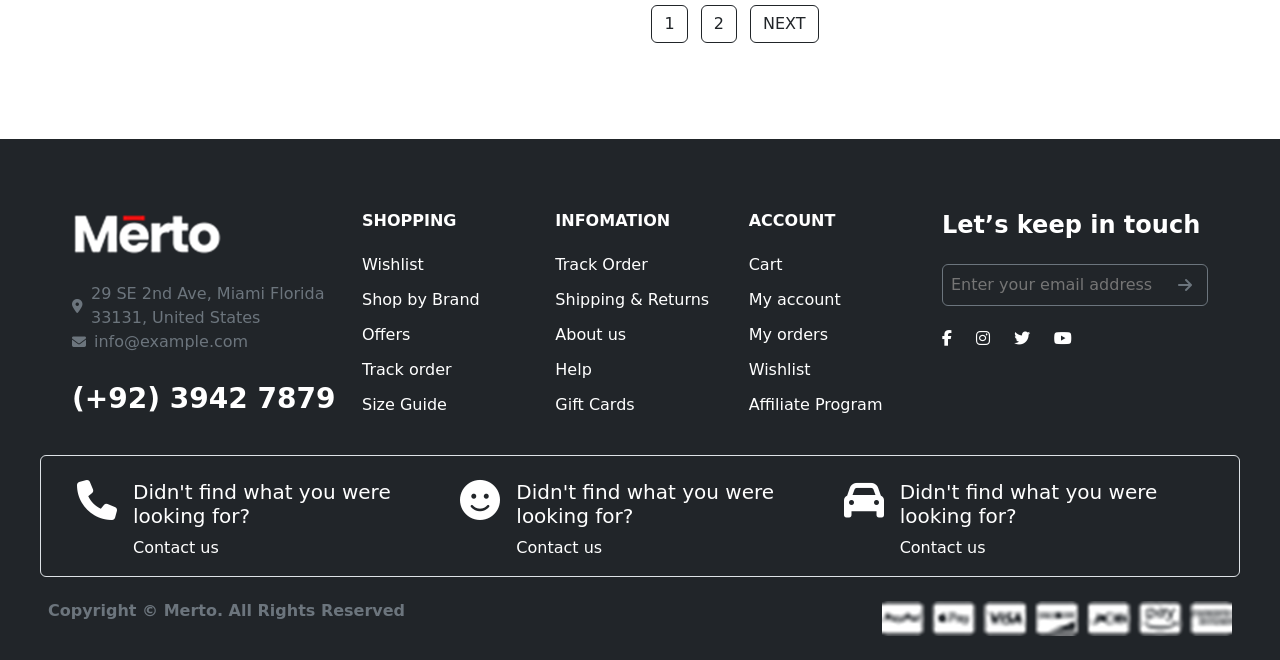
<file: final.project/fashionsheet.html>
<!DOCTYPE html>
<html lang="en">
<head>
    <meta charset="UTF-8">
    <meta name="viewport" content="width=device-width, initial-scale=1.0">
    <title>Fashion-Merto</title>
    <link rel="icon" href="images/logo - Copy.png">
    <link href="https://cdn.jsdelivr.net/npm/bootstrap@5.3.8/dist/css/bootstrap.min.css" rel="stylesheet">
    <link href="https://fonts.googleapis.com/css2?family=Playfair+Display:wght@400;600;700&display=swap" rel="stylesheet">
    <link rel="stylesheet" href="https://cdn.jsdelivr.net/npm/bootstrap-icons@1.13.1/font/bootstrap-icons.min.css">
    <link rel="stylesheet" href="https://cdnjs.cloudflare.com/ajax/libs/font-awesome/6.7.2/css/all.min.css">
    <link rel="stylesheet" href="style.css">
</head>
<body>
 <nav class="navbar navbar-expand-lg bg-white p-3  border-bottom ">
    <div class="container-fluid merto-container d-flex align-items-center ">
      <!-- Logo -->
       <a class="merto-logo  navbar-brand p-0  me-4" href="https://demo.theme-sky.com/merto/"><img  src="images/logo.png" alt="logo"></a>

      <button class="navbar-toggler" type="button" data-bs-toggle="collapse"
        data-bs-target="#navbarSupportedContent">
        <span class="navbar-toggler-icon"></span>
      </button>

      <div class="collapse navbar-collapse" id="navbarSupportedContent">
        <!-- Phone -->
        <div class="d-flex align-items-center merto-phone">
          <i class="bi bi-telephone fs-1 m-3"></i>
          <div>
            <h6 class="mb-0">Contact us 24/7</h6>
            <small>(+92) 3942 7879</small>
          </div>
        </div>
           <!-- Center (Dropdown + Search) -->
        <form class="merto-search ms-5">
          <div class="input-group ms-3 bg-gray">
            <button
              class="btn dropdown-toggle search-category-btn fw-semibold btn-light border"
              type="button"
              data-bs-toggle="dropdown">
              All Categories
            </button>

            <ul class="dropdown-menu ">
              <li><a class="dropdown-item" href="#">Autopart</a></li>
              <li><a class="dropdown-item" href="#">Accessories</a></li>
              <li><a class="dropdown-item" href="#">Car Care</a></li>
              <li><a class="dropdown-item" href="#">Car Electronics</a></li>
              <li><a class="dropdown-item" href="#">Equipment</a></li>
              <li><a class="dropdown-item" href="#">Lights</a></li>
              <li><a class="dropdown-item" href="#">Oils & Fluids</a></li>
              <li><a class="dropdown-item" href="#">Tires</a></li>
              <li><a class="dropdown-item" href="#">Wheels</a></li>
              <li><a class="dropdown-item" href="#">Beauty & Health</a></li>
              <li><a class="dropdown-item" href="#">Bags & Cases</a></li>
              <li><a class="dropdown-item" href="#">BB Creams</a></li>
              <li><a class="dropdown-item" href="#">Body & Bath</a></li>
              <li><a class="dropdown-item" href="#">Brushes & Tools</a></li>
              <li><a class="dropdown-item" href="#">Hair Care</a></li>
              <li><a class="dropdown-item" href="#">Lipstick</a></li>
              <li><a class="dropdown-item" href="#">Makeup</a></li>
              <li><a class="dropdown-item" href="#">Makeup Palettes</a></li>
              <li><a class="dropdown-item" href="#">Mascara</a></li>
              <li><a class="dropdown-item" href="#">About us</a></li>
            </ul>

            <input
              class="form-control search-input bg-gray "
              type="search"
              placeholder="Search for pr"/>

            <button class="btn btn-dark search-btn" type="submit">
              <i class="fa-solid fa-magnifying-glass fs-5"></i>
            </button>
          </div>
        </form>
        <!-- Right Side -->
        <div class="d-flex align-items-center merto-right">

          <!-- Language -->
          <div class="dropdown">
            <button class="btn dropdown-toggle border-0 p-0 " type="button" data-bs-toggle="dropdown">
              <img src="images/usa-flag.svg" width="20" class="me-1" alt="علم امريكا">
              EN
            </button>

            <ul class="dropdown-menu">
              <li><a class="dropdown-item" href="#">English</a></li>
              <li><a class="dropdown-item" href="#">Arabic</a></li>
            </ul>
          </div>

          <!-- Currency -->
          <div class="dropdown ">
            <button class="btn dropdown-toggle btn dropdown-toggle border-0 p-0 a" type="button" data-bs-toggle="dropdown">
              USD
            </button>

            <ul class="dropdown-menu">
              <li><a class="dropdown-item" href="#">EUR</a></li>
              <li><a class="dropdown-item" href="#">BRL</a></li>
            </ul>
          </div>

          <!-- Account -->
          <div class="d-flex align-items-center">
            <i class="fa-solid fa-user fs-4 me-2"></i>
            <span class="fw-semibold">Account</span>
          </div>

          <!-- Icons -->
    
            <i class="fa-solid fa-heart fs-4"></i>
            <i class="fa-solid fa-cart-shopping fs-5 me-5"></i>
          

        </div>

      </div>

    </div>
  </nav>
     <!-- small nav -->
      <!-- the first -->
   <div class="d-flex  align-items-center px-5 border-bottom ">
      <button class="btn  fw-bold  px-4  btn-hover border-end ps-5 small" type="button" data-bs-toggle="offcanvas" data-bs-target="#offcanvasWithBothOptions" aria-controls="offcanvasWithBothOptions">
          <i class="fa-solid fa-bars me-2"></i>
          SHOP BY CATEGORIES
      </button>
      <div class="offcanvas offcanvas-start" data-bs-scroll="true" tabindex="-1" id="offcanvasWithBothOptions" aria-labelledby="offcanvasWithBothOptionsLabel">
          <div class="offcanvas-header bg-black">
            <h6 class="offcanvas-title text-white "
              id="offcanvasWithBothOptionsLabel">
              <i class="fa-solid fa-bars me-2"></i>
              SHOP BY CATEGORIES
                </h6>
              <button type="button"class="btn-close btn-close-white"" data-bs-dismiss="offcanvas" aria-label="Close"></button>
          </div>
          <div class="offcanvas-body p-0">
            <!-- fashion -->
            <div class="d-flex justify-content-between align-items-center border-bottom p-3">
              <div>
                  <i class="fa-solid fa-shirt"></i>
                  <a class="fs-5 menu-item p-3 text-decoration-none text-dark" href="">Fashion</a>
                    
              </div>
              <i class="fa-solid fa-angle-right"></i>
            </div>
          </div>
      </div>
          <div class="row align-items-center ps-5">
            <div class="dropdown col-auto">
              <button class="btn  bg-tranperant btn-hover dropdown-toggle fw-bold border-0" type="button" data-bs-toggle="dropdown" aria-expanded="false">
                Homepages
                <i class="fa-solid fa-angle-down ms-1"></i>
              </button>
              <div class="dropdown-menu pages-dropdown">
                <div class="row ">
                  <div class="col-3">
                    <img class="img-fluid" src="images/mega-home-1.jpg">
                  </div>

                  <div class="col-3">
                    <img class="img-fluid" src="images/mega-home-2.jpg">
                  </div>

                  <div class="col-3">
                    <img class="img-fluid" src="images/mega-home-3.jpg">
                  </div>

                  <div class="col-3">
                    <img class="img-fluid" src="images/mega-home-4.jpg">
                  </div>
                </div>

                <div class="row mt-3 justify-content-center gx-4">
                  <div class="col-3">
                      <img class="img-fluid" src="images/mega-home-5.jpg">
                  </div>

                  <div class="col-3">
                      <img class="img-fluid" src="images/mega-home-6.jpg">
                  </div>
               </div>
              </div>

               
              
            </div>

            <div class="col-auto px-3 btn-hover small ">
              <span class="fw-bold">Categories</span>
              <i class="fa-solid fa-angle-down ms-1"></i>
            </div>

            <div class="col-auto px-3 btn-hover small">
              <span class="fw-bold">Products</span>
              <i class="fa-solid fa-angle-down ms-1"></i>
            </div>

            <div class="col-auto px-3 btn-hover small">
              <span class="fw-bold">Pages</span>
              <i class="fa-solid fa-angle-down ms-1"></i>
            </div>

            <div class="col-auto px-3 btn-hover small">
              <span class="fw-bold">About Us</span>
            </div>

            <div class="col-auto px-3 btn-hover small">
              <span class="fw-bold">Blog</span>
            </div>

            <div class="col-auto px-3 btn-hover small">
              <i class="fa-solid fa-money-bill-wave"></i>
              <span class="fw-bold">Best Discount</span>
            </div>
          </div>
            <!-- Recently viewed -->
              <div class="ps-3 btn-hover small ms-auto">
                <span class="fw-bold">Recently viewed </span>
                <i class="fa-solid fa-angle-down ms-2"></i>
              </div>
    </div>
   <section class=" container">
         <!-- top -->
          <div class="">
              <!-- btn -->
                <div class=" my-4">
                    <button class="btn  bg-tranperant btn-hover dropdown-toggle text-black border-0 ms-0 ps-0" type="button" data-bs-toggle="dropdown" aria-expanded="false">
                      Home
                      <i class="fa-solid fa-angle-right ms-1 opacity-50 small"></i>
                    </button>
                    <button class="btn  bg-tranperant btn-hover dropdown-toggle text-black border-0" type="button" data-bs-toggle="dropdown" aria-expanded="false">
                      Shope
                      <i class="fa-solid fa-angle-right ms-1 opacity-50 small"></i>
                    </button>
                    <button class="btn  bg-tranperant btn-hover dropdown-toggle text-secondary border-0" type="button" data-bs-toggle="dropdown" aria-expanded="false">
                      Fashion
                      <i class="fa-solid fa-angle-right ms-1 opacity-50 small"></i>
                    </button>
                </div>
                    <h2 class=" text-black fw-bold"> Fashion</h2>
                <div class="my-4">
                      <button 
                          class="border-1 p-2 rounded-2 px-4 fs-6 black-btn" 
                          onclick="handleCategory('man')">
                          Man
                      </button>

                      <button 
                          class="border-1 p-2 rounded-2 px-4 fs-6 black-btn" 
                          onclick="handleCategory('women')">
                          Women
                      </button>
                  </div>
                  <!-- man -->
                  <div class="my-4 d-none" id="manCategory">
                      <button class="border-1 p-2 rounded-2 px-4 fs-6 black-btn" data-category="man">
                        Accessories
                      </button>
                      <button class="border-1 p-2 rounded-2 px-4 fs-6 black-btn" data-category="man">
                        Hoodies
                      </button>
                      <button class="border-1 p-2 rounded-2 px-4 fs-6 black-btn" data-category="man">
                          Jackets & Coats
                      </button>
                      <button class="border-1 p-2 rounded-2 px-4 fs-6 black-btn" data-category="man">
                        Polo shirts
                      </button>
                  </div>
                  <!-- women -->
                  <div class="my-4 d-none" id="womenCategory">
                      <button class="border-1 p-2 rounded-2 px-4 fs-6 black-btn" data-category="women">
                        Accessories
                      </button>
                      <button class="border-1 p-2 rounded-2 px-4 fs-6 black-btn" data-category="women">
                        Dress
                      </button>
                      <button class="border-1 p-2 rounded-2 px-4 fs-6 black-btn" data-category="women">
                        Shirts
                      </button>
                      <button class="border-1 p-2 rounded-2 px-4 fs-6 black-btn" data-category="women">
                        Shoes
                      </button>
                    </div>
          </div>
          <!-- color list  -->
          <div class="row ">
              <!-- left -->
              <div class="col-md-2">
                  <h4 class="fw-bold">Colors</h4>
                  <ul class="list-unstyled mb-3">
                      <div class="d-flex align-items-center justify-content-between">
                          <li><i class="fa-solid fa-square text-dark my-2 shadow"></i> Black</li>
                          <span class="text-secondary">16</span>
                      </div>

                      <div class="d-flex align-items-center justify-content-between">
                          <li><i class="fa-solid fa-square text-primary my-2 shadow"></i> Blue</li>
                          <span class="text-secondary">2</span>
                      </div>

                      <div class="d-flex align-items-center justify-content-between">
                          <li><i class="fa-solid fa-square text-secondary my-2 shadow"></i> Gray</li>
                          <span class="text-secondary">4</span>
                      </div>

                      <div class="d-flex align-items-center justify-content-between">
                          <li><i class="fa-solid fa-square my-2 shadow" style="color:brown;"></i> Brown</li>
                          <span class="text-secondary">6</span>
                      </div>

                      <div class="d-flex align-items-center justify-content-between">
                          <li><i class="fa-solid fa-square text-success my-2 shadow"></i> Green</li>
                          <span class="text-secondary">6</span>
                      </div>

                      <div class="d-flex align-items-center justify-content-between">
                          <li><i class="fa-solid fa-square my-2 shadow" style="color:#C4A484;"></i> Light Brown</li>
                          <span class="text-secondary">3</span>
                      </div>

                      <div class="d-flex align-items-center justify-content-between">
                          <li><i class="fa-solid fa-square my-2 shadow" style="color:navy;"></i> Navy</li>
                          <span class="text-secondary">5</span>
                      </div>

                      <div class="d-flex align-items-center justify-content-between">
                          <li><i class="fa-solid fa-square text-warning my-2 shadow"></i> Orange</li>
                          <span class="text-secondary">1</span>
                      </div>

                      <div class="d-flex align-items-center justify-content-between">
                          <li><i class="fa-solid fa-square my-2 shadow" style="color:pink;"></i> Pink</li>
                          <span class="text-secondary">2</span>
                      </div>

                      <div class="d-flex align-items-center justify-content-between">
                          <li><i class="fa-solid fa-square text-danger my-2 shadow"></i> Red</li>
                          <span class="text-secondary">4</span>
                      </div>

                      <div class="d-flex align-items-center justify-content-between">
                          <li><i class="fa-solid fa-square text-white border border-0 shadow my-2"></i> White</li>
                          <span class="text-secondary">8</span>
                      </div>
                      
                  </ul>
                  <h4 class="fw-bold mt-5 mb-4">Brands</h4>
                  <div class="position-relative">
                      <input type="text" class=" rounded-2 border border-secondary bg-transparent text-secondary email-input  p-1 ms-0" placeholder="Search brands...">
                      <i class=" fa-solid fa-magnifying-glass text-dark position-absolute top-50 end-0 translate-middle-y me-3 text-secondary btn-hover "></i>
                  </div>
                  <!-- check-box -->
                  <div>
                      <div class="form-check btn-hover my-2"">
                          <input class="form-check-input border-black " type="checkbox" value="" id="checkDefault">
                          <label class="form-check-label" for="checkDefault">
                            Amazon <span class="text-secondary ms-1">(18)</span> 
                          </label>
                      </div>
                      <div class="form-check btn-hover my-2"">
                          <input class="form-check-input border-black  " type="checkbox" value="" id="check">
                          <label class="form-check-label" for="checkChecked">
                                Ashley<span class="text-secondary ms-1">(11)</span>
                          </label>
                      </div>
                      <div class="form-check btn-hover my-2"">
                          <input class="form-check-input border-black  " type="checkbox" value="" id="check1" >
                          <label class="form-check-label" for="checkChecked">
                              Asus<span class="text-secondary ms-1">(5)</span>
                          </label>
                      </div>
                      <div class="form-check btn-hover my-2"">
                          <input class="form-check-input border-black  " type="checkbox" value="" id="check2" >
                          <label class="form-check-label" for="checkChecked">
                              Basett<span class="text-secondary ms-1">(3)</span>
                          </label>
                      </div>
                      <div class="form-check btn-hover my-2"">
                          <input class="form-check-input border-black  " type="checkbox" value="" id="check3" >
                          <label class="form-check-label" for="checkChecked">
                                Cerave<span class="text-secondary ms-1">(4)</span>
                          </label>
                      </div>
                      <div class="form-check btn-hover my-2"">
                          <input class="form-check-input border-black  " type="checkbox" value="" id="check4" >
                          <label class="form-check-label" for="checkChecked">
                                Clinique<span class="text-secondary ms-1">(2)</span>
                          </label>
                      </div>
                      <div class="form-check btn-hover my-2">
                          <input class="form-check-input border-black  " type="checkbox" value="" id="check5" >
                          <label class="form-check-label" for="checkChecked">
                                Dannon<span class="text-secondary ms-1">(4)</span>
                          </label>
                      </div>
                  </div>
                      <h4 class="fw-bold mt-5 mb-4">price</h4>
                      <ul class="list-unstyled mb-3">
                        <div class="form-check btn-hover my-2"">
                            <input class="form-check-input border-black " type="checkbox" value="" id="checkDefault">
                            <label class="form-check-label" for="checkDefault">
                              0 - $100 
                            </label>
                        </div>
                        <div class="form-check btn-hover my-2"">
                            <input class="form-check-input border-black  " type="checkbox" value="" id="check">
                            <label class="form-check-label" for="checkChecked">
                                  $100 - $200
                            </label>
                        </div>
                        <div class="form-check btn-hover my-2"">
                            <input class="form-check-input border-black  " type="checkbox" value="" id="check1" >
                            <label class="form-check-label" for="checkChecked">
                                $200 - $500
                            </label>
                        </div>
                        <div class="form-check btn-hover my-2"">
                            <input class="form-check-input border-black  " type="checkbox" value="" id="check2" >
                            <label class="form-check-label" for="checkChecked">
                                $500+
                            </label>
                        </div>
                      </ul>
                      
                      <div class="row gap-2 mb-4 ms-0">
                        <input class="col-3 bg-transparent text-secondary border-1 rounded-2 " type="input" value="Min" >
                        <input class="col-3 bg-transparent text-secondary border-1 rounded-2" type="input" value="Max">
                        <button type="button" class="btn btn-dark col-4 fs-6 filter-btn border-0">FILTIER</button>
                      </div>

                      <h4 class="fw-bold mt-5 mb-4">Size</h4>
                      <ul class="list-unstyled mb-3">
                        <div class="form-check btn-hover my-2">
                            <input class="form-check-input border-black " type="checkbox" value="" id="checkDefault">
                            <div class="d-flex justify-content-between">
                              <label class="form-check-label" for="checkDefault">
                                US 8
                                </label>
                                <span class="text-secondary">(1)</span>    
                          </div>
                        </div>
                        <div class="form-check btn-hover my-2">
                            <input class="form-check-input border-black " type="checkbox" value="" id="checkDefault">
                            <div class="d-flex justify-content-between">
                              <label class="form-check-label" for="checkDefault">
                                US 9
                                </label>
                                <span class="text-secondary">(1)</span>    
                          </div>
                        </div>
                        <div class="form-check btn-hover my-2"">
                            <input class="form-check-input border-black " type="checkbox" value="" id="checkDefault">
                            <div class="d-flex justify-content-between">
                              <label class="form-check-label" for="checkDefault">
                                US 10
                                </label>
                                <span class="text-secondary">(1)</span>    
                          </div>
                        </div>
                        <div class="form-check btn-hover my-2"">
                            <input class="form-check-input border-black " type="checkbox" value="" id="checkDefault">
                            <div class="d-flex justify-content-between">
                              <label class="form-check-label" for="checkDefault">
                                US 12 
                                </label>
                                <span class="text-secondary">(1)</span>    
                          </div>
                        </div>
                        <div class="form-check btn-hover my-2"">
                            <input class="form-check-input border-black " type="checkbox" value="" id="checkDefault">
                            <div class="d-flex justify-content-between">
                              <label class="form-check-label" for="checkDefault">
                                XS 
                                </label>
                                <span class="text-secondary">(1)</span>    
                          </div>
                        </div>
                        <div class="form-check btn-hover my-2">
                            <input class="form-check-input border-black  " type="checkbox" value="" id="check">
                            <div class="d-flex justify-content-between">
                              <label class="form-check-label" for="checkChecked">
                              S
                              </label>
                              <span class="text-secondary">(1)</span>    
                            </div>
                        </div>
                        <div class="form-check btn-hover my-2">
                          <input class="form-check-input border-black  " type="checkbox" value="" id="check1" >
                          <div class=" d-flex justify-content-between">
                            <label class="form-check-label" for="checkChecked">
                              M
                              </label>
                              <span class="text-secondary">(2)</span>    
                          </div>
                        </div>
                        <div class="form-check btn-hover my-2">
                          <input class="form-check-input border-black  " type="checkbox" value="" id="check1" >
                          <div class=" d-flex justify-content-between">
                            <label class="form-check-label" for="checkChecked">
                              L
                              </label>
                              <span class="text-secondary">(2)</span>    
                          </div>
                        </div>
                        <div class="form-check btn-hover my-2">
                          <input class="form-check-input border-black  " type="checkbox" value="" id="check2" >
                            <div class=" d-flex justify-content-between">
                              <label class="form-check-label" for="checkChecked">
                              XL
                              </label>
                              <span class="text-secondary">(2)</span>    
                            </div>
                        </div>
                        <div class="form-check btn-hover my-2">
                          <input class="form-check-input border-black  " type="checkbox" value="" id="check2" >
                            <div class=" d-flex justify-content-between">
                              <label class="form-check-label" for="checkChecked">
                              XXL
                              </label>
                              <span class="text-secondary">(1)</span>    
                            </div>
                        </div>
                        <div class="form-check btn-hover my-2">
                          <input class="form-check-input border-black  " type="checkbox" value="" id="check2" >
                            <div class=" d-flex justify-content-between">
                              <label class="form-check-label" for="checkChecked">
                              3XL
                              </label>
                              <span class="text-secondary">(1)</span>    
                            </div>
                        </div>

                      </ul>
                      <h4 class="fw-bold mt-5 mb-4">Customer Rating</h4>
                      <ul class="list-unstyled mb-3">
                        <div class="form-check btn-hover my-2 d-flex">
                          <input class="form-check-input border-black " type="checkbox" value="" id="checkDefault">
                          <div class="text-warning text-dark ms-2 ">
                              <i class="fa-solid fa-star fs-6"></i>
                              <i class="fa-solid fa-star fs-6"></i>
                              <i class="fa-solid fa-star fs-6"></i>
                              <i class="fa-solid fa-star fs-6"></i>
                              <i class="fa-solid fa-star fs-6"></i>
                          </div>
                          <span class="text-black fw-light ms-2 btn-hover">(11)</span> 
                      </div>
                      <div class="form-check btn-hover my-2 d-flex">
                          <input class="form-check-input border-black " type="checkbox" value="" id="checkDefault">
                          <div class="text-warning text-dark ms-2 ">
                              <i class="fa-solid fa-star fs-6"></i>
                              <i class="fa-solid fa-star fs-6"></i>
                              <i class="fa-solid fa-star fs-6"></i>
                              <i class="fa-solid fa-star fs-6"></i>
                              <i class="fa-regular fa-star fs-6"></i>
                          </div>
                          <span class="text-black fw-light ms-2 btn-hover">(3)</span> 
                      </div>
                      <div class="form-check btn-hover my-2 d-flex">
                          <input class="form-check-input border-black " type="checkbox" value="" id="checkDefault">
                          <div class="text-warning text-dark ms-2 ">
                              <i class="fa-solid fa-star fs-6"></i>
                              <i class="fa-solid fa-star fs-6"></i>
                              <i class="fa-solid fa-star fs-6"></i>
                              <i class="fa-regular fa-star fs-6"></i>
                              <i class="fa-regular fa-star fs-6"></i>
                          </div>
                          <span class="text-black fw-light ms-2 btn-hover">(1)</span> 
                      </div>
                        

                      </ul>
                      
              </div>
              <!-- right -->
              <div class="col-md-10 px-0">
                <nav class="row align-items-center mx-0 g-0">
                    <div class="col-md-3 ms-1 ">
                        <p class="text-secondary mb-0">
                            Showing 1–28 of 32 results
                        </p>
                    </div>
                    <div class="col-md-3 border-end me-0 pe-0 ">
                        <div class="form-check mb-0 btn-hover">
                            <input class="form-check-input border-black" type="checkbox" id="sale">
                            <label class="form-check-label" for="sale">
                                Show only products on sale
                            </label>
                        </div>
                    </div>
                    <div class="col-md-2 border-end  pe-0">
                        <p class="mb-0">
                            <span class="text-secondary">Show:</span>
                            <span class="fw-bold text-black">28&nbsp;&nbsp;56&nbsp;&nbsp;84</span>
                        </p>
                    </div>
                    <div class="col-md-2 border-end  text-center btn-hover py-0 px-0">
                        <span>Sort by latest</span>
                        <i class="fa-solid fa-angle-down ms-2"></i>
                    </div>
                    <div class="col-md-1 d-flex justify-content-end">
                        <i class="fa-solid fa-table-cells fs-5 me-3 btn-hover"></i>
                        <i class="fa-solid fa-bars fs-5 btn-hover"></i>
                    </div>
                </nav>
                <!-- cards -->
                <div class="row mt-5 ms-1">

                    <div class="col-md-3 item-card ">
                                <div class="position-relative product-card">
                                  <img src="images/electronic-14-2-300x300.jpg" class="img-fluid ">
                                  <div class="d-flex flex-column position-absolute top-0 end-0 pt-5 gap-3 icons">
                                    <i class="fa-solid fa-heart fs-4 icon-btn "></i>
                                    <i class="fa-solid fa-right-left icon-btn"></i>
                                    <i class="fa-solid fa-magnifying-glass icon-btn"></i>
                                    <i class="fa-solid fa-cart-shopping fs-5 icon-btn "></i>
                                  </div>
                                  <div class="position-absolute top-0 end-1 des-icon mt-3 me-2 ">
                                    <span class="">-35%</span>
                                  </div>
                                </div>
                                <div class="card-body p-2 mt-2">
                                  <h1 class="fs-6 fw-semibold">Apple Watch Series 9 GPS 45mm, Aluminum Case with</h1>
                                  <div>
                                    <!-- price -->
                                    <span class="fs-3 fw-bold">$890</span>
                                      <span  class="FS-3 bottom-data ">$950</span>
                                  </div>
                                  <!-- rating -->
                                  <div class="text-warning text-dark">
                                        <i class="fa-solid fa-star"></i>
                                        <i class="fa-solid fa-star"></i>
                                        <i class="fa-solid fa-star"></i>
                                        <i class="fa-solid fa-star"></i>
                                        <i class="fa-regular fa-star"></i>
                                  </div>
                              </div>
                    </div>
                
                    <div class="col-md-3 border border-1 item-card">
                                <div class="position-relative product-card">
                                  <img src="images/electronic-14-2-300x300.jpg" class="img-fluid">
                                  <div class="d-flex flex-column position-absolute top-0 end-0 pt-5 gap-3 icons">
                                    <i class="fa-solid fa-heart fs-4 icon-btn "></i>
                                    <i class="fa-solid fa-right-left icon-btn"></i>
                                    <i class="fa-solid fa-magnifying-glass icon-btn"></i>
                                    <i class="fa-solid fa-cart-shopping fs-5 icon-btn "></i>
                                  </div>
                                  <div class="position-absolute top-0 end-1 des-icon mt-3 me-2 ">
                                    <span class="">-35%</span>
                                  </div>
                                </div>
                                <div class="card-body p-2 mt-2">
                                  <h1 class="fs-6 fw-semibold">Apple Watch Series 9 GPS 45mm, Aluminum Case with</h1>
                                  <div>
                                    <!-- price -->
                                    <span class="fs-3 fw-bold">$890</span>
                                      <span  class="FS-3 bottom-data ">$950</span>
                                  </div>
                                  <!-- rating -->
                                  <div class="text-warning text-dark">
                                        <i class="fa-solid fa-star"></i>
                                        <i class="fa-solid fa-star"></i>
                                        <i class="fa-solid fa-star"></i>
                                        <i class="fa-solid fa-star"></i>
                                        <i class="fa-regular fa-star"></i>
                                  </div>
                              </div>
                    </div>
                
                    <div class="col-md-3 border border-1 item-card">
                                <div class="position-relative product-card">
                                  <img src="images/electronic-14-2-300x300.jpg" class="w-100 ">
                                  <div class="d-flex flex-column position-absolute top-0 end-0 pt-5 gap-3 icons">
                                    <i class="fa-solid fa-heart fs-4 icon-btn "></i>
                                    <i class="fa-solid fa-right-left icon-btn"></i>
                                    <i class="fa-solid fa-magnifying-glass icon-btn"></i>
                                    <i class="fa-solid fa-cart-shopping fs-5 icon-btn "></i>
                                  </div>
                                  <div class="position-absolute top-0 end-1 des-icon mt-3 me-2 ">
                                    <span class="">-35%</span>
                                  </div>
                                </div>
                                <div class="card-body p-2 mt-2">
                                  <h1 class="fs-6 fw-semibold">Apple Watch Series 9 GPS 45mm, Aluminum Case with</h1>
                                  <div>
                                    <!-- price -->
                                    <span class="fs-3 fw-bold">$890</span>
                                      <span  class="FS-3 bottom-data ">$950</span>
                                  </div>
                                  <!-- rating -->
                                  <div class="text-warning text-dark">
                                        <i class="fa-solid fa-star"></i>
                                        <i class="fa-solid fa-star"></i>
                                        <i class="fa-solid fa-star"></i>
                                        <i class="fa-solid fa-star"></i>
                                        <i class="fa-regular fa-star"></i>
                                  </div>
                              </div>
                    </div>
                
                    <div class="col-md-3 border border-1 item-card">
                                <div class="position-relative product-card">
                                  <img src="images/electronic-14-2-300x300.jpg" class="w-100 ">
                                  <div class="d-flex flex-column position-absolute top-0 end-0 pt-5 gap-3 icons">
                                    <i class="fa-solid fa-heart fs-4 icon-btn "></i>
                                    <i class="fa-solid fa-right-left icon-btn"></i>
                                    <i class="fa-solid fa-magnifying-glass icon-btn"></i>
                                    <i class="fa-solid fa-cart-shopping fs-5 icon-btn "></i>
                                  </div>
                                  <div class="position-absolute top-0 end-1 des-icon mt-3 me-2 ">
                                    <span class="">-35%</span>
                                  </div>
                                </div>
                                <div class="card-body p-2 mt-2">
                                  <h1 class="fs-6 fw-semibold">Apple Watch Series 9 GPS 45mm, Aluminum Case with</h1>
                                  <div>
                                    <!-- price -->
                                    <span class="fs-3 fw-bold">$890</span>
                                      <span  class="FS-3 bottom-data ">$950</span>
                                  </div>
                                  <!-- rating -->
                                  <div class="text-warning text-dark">
                                        <i class="fa-solid fa-star"></i>
                                        <i class="fa-solid fa-star"></i>
                                        <i class="fa-solid fa-star"></i>
                                        <i class="fa-solid fa-star"></i>
                                        <i class="fa-regular fa-star"></i>
                                  </div>
                              </div>
                    </div>

                </div>

                <div class="row  ms-1">
                    <!-- card 1 -->
                      <div class="col-3 border border-1 item-card">
                          <div class="position-relative product-card">
                            <img src="images/electronic-14-2-300x300.jpg" class="w-100 ">
                            <div class="d-flex flex-column position-absolute top-0 end-0 pt-5 gap-3 icons">
                              <i class="fa-solid fa-heart fs-4 icon-btn "></i>
                              <i class="fa-solid fa-right-left icon-btn"></i>
                              <i class="fa-solid fa-magnifying-glass icon-btn"></i>
                              <i class="fa-solid fa-cart-shopping fs-5 icon-btn "></i>
                            </div>
                            <div class="position-absolute top-0 end-1 des-icon mt-3 me-2 ">
                              <span class="">-35%</span>
                            </div>
                          </div>
                          <div class="card-body p-2 mt-2">
                            <h1 class="fs-6 fw-semibold">Apple Watch Series 9 GPS 45mm, Aluminum Case with</h1>
                            <div>
                              <!-- price -->
                              <span class="fs-3 fw-bold">$890</span>
                                <span  class="FS-3 bottom-data ">$950</span>
                            </div>
                            <!-- rating -->
                            <div class="text-warning text-dark">
                                  <i class="fa-solid fa-star"></i>
                                  <i class="fa-solid fa-star"></i>
                                  <i class="fa-solid fa-star"></i>
                                  <i class="fa-solid fa-star"></i>
                                  <i class="fa-regular fa-star"></i>
                            </div>
                        </div>
                      </div>
                      <!-- card 2 -->
                        <div class="col-3 border border-1 item-card">
                          <div class="position-relative product-card">
                            <img src="images/automotive-11-300x300.jpg" class="w-100">
                            <div class="d-flex flex-column position-absolute top-0 end-0 pt-5 gap-3 icons">
                              <i class="fa-solid fa-heart fs-4 icon-btn "></i>
                              <i class="fa-solid fa-right-left icon-btn"></i>
                              <i class="fa-solid fa-magnifying-glass icon-btn"></i>
                              <i class="fa-solid fa-cart-shopping fs-5 icon-btn "></i>
                            </div>
                            <div class="position-absolute top-0 end-1 des-icon mt-3 me-2 ">
                              <span class="">-6%</span>
                            </div>
                          </div>
                          <div class="card-body p-2 mt-2">
                            <h1 class="fs-6 fw-semibold">TOOLS 34 Low Profile Hydraulic Trolley</h1>
                            <div>
                              <!-- price -->
                              <span class="fs-3 fw-bold">$837</span>
                                <span  class="FS-3 bottom-data ">$767</span>
                            </div>
                            <!-- rating -->
                            <div class="text-warning text-dark">
                                  <i class="fa-solid fa-star"></i>
                                  <i class="fa-solid fa-star"></i>
                                  <i class="fa-solid fa-star"></i>
                                  <i class="fa-solid fa-star"></i>
                                  <i class="fa-solid fa-star"></i>
                            </div>
                        </div>
                      </div>
                      <!-- card 3 -->
                      <div class="col-3 border border-1 item-card">
                          <div class="position-relative product-card">
                            <img src="images/furniture-6-300x300.jpg" class="w-100">
                            <div class="d-flex flex-column position-absolute top-0 end-0 pt-5 gap-3 icons">
                              <i class="fa-solid fa-heart fs-4 icon-btn "></i>
                              <i class="fa-solid fa-right-left icon-btn"></i>
                              <i class="fa-solid fa-magnifying-glass icon-btn"></i>
                              <i class="fa-solid fa-cart-shopping fs-5 icon-btn "></i>
                            </div>
                            <div class="position-absolute top-0 end-1 des-icon mt-3 me-2 ">
                              <span class="">-33%</span>
                            </div>
                          </div>
                          <div class="card-body p-2 mt-2">
                            <h1 class="fs-6 fw-semibold">14-inch Fasion Simplicity Quality Wall Clock, Home Decor</h1>
                            <div>
                              <!-- price -->
                              <span class="fs-3 fw-bold">$50</span>
                                <span  class="FS-3 bottom-data ">$75</span>
                            </div>
                            <!-- rating -->
                            <div class="text-warning text-dark">
                                  <i class="fa-solid fa-star"></i>
                                  <i class="fa-solid fa-star"></i>
                                  <i class="fa-solid fa-star"></i>
                                  <i class="fa-solid fa-star"></i>
                                  <i class="fa-regular fa-star"></i>
                            </div>
                        </div>
                      </div>
                      <!-- card 4 -->
                        <div class="col-3 border border-1 item-card">
                          <div class="position-relative product-card">
                            <img src="images/cosmetics-33-300x300.jpg" class="w-100">
                            <div class="d-flex flex-column position-absolute top-0 end-0 pt-5 gap-3 icons">
                              <i class="fa-solid fa-heart fs-4 icon-btn "></i>
                              <i class="fa-solid fa-right-left icon-btn"></i>
                              <i class="fa-solid fa-magnifying-glass icon-btn"></i>
                              <i class="fa-solid fa-cart-shopping fs-5 icon-btn "></i>
                            </div>
                            <div class="position-absolute top-0 end-1 des-icon mt-3 me-2 ">
                              <span class="">-8%</span>
                            </div>
                          </div>
                          <div class="card-body p-2 mt-2">
                            <h1 class="fs-6 fw-semibold">Translucent Compact Face Powder - 03 Medium, 0.22 oz</h1>
                            <div>
                              <!-- price -->
                              <span class="fs-3 fw-bold">$9</span>
                                <span  class="FS-3 bottom-data ">$14</span>
                            </div>
                            <!-- rating -->
                            <div class="text-warning text-dark">
                                  <i class="fa-solid fa-star"></i>
                                  <i class="fa-solid fa-star"></i>
                                  <i class="fa-solid fa-star"></i>
                                  <i class="fa-solid fa-star"></i>
                                  <i class="fa-regular fa-star"></i>
                            </div>
                        </div>
                      </div>
                      <!-- card 5 -->
                </div>

                <div class="row ms-1">

                <div class="col-md-3 border border-1 item-card">
                            <div class="position-relative product-card">
                              <img src="images/electronic-14-2-300x300.jpg" class="w-100 ">
                              <div class="d-flex flex-column position-absolute top-0 end-0 pt-5 gap-3 icons">
                                <i class="fa-solid fa-heart fs-4 icon-btn "></i>
                                <i class="fa-solid fa-right-left icon-btn"></i>
                                <i class="fa-solid fa-magnifying-glass icon-btn"></i>
                                <i class="fa-solid fa-cart-shopping fs-5 icon-btn "></i>
                              </div>
                              <div class="position-absolute top-0 end-1 des-icon mt-3 me-2 ">
                                <span class="">-35%</span>
                              </div>
                            </div>
                            <div class="card-body p-2 mt-2">
                              <h1 class="fs-6 fw-semibold">Apple Watch Series 9 GPS 45mm, Aluminum Case with</h1>
                              <div>
                                <!-- price -->
                                <span class="fs-3 fw-bold">$890</span>
                                  <span  class="FS-3 bottom-data ">$950</span>
                              </div>
                              <!-- rating -->
                              <div class="text-warning text-dark">
                                    <i class="fa-solid fa-star"></i>
                                    <i class="fa-solid fa-star"></i>
                                    <i class="fa-solid fa-star"></i>
                                    <i class="fa-solid fa-star"></i>
                                    <i class="fa-regular fa-star"></i>
                              </div>
                          </div>
                </div>
            
                <div class="col-md-3 border border-1 item-card">
                            <div class="position-relative product-card">
                              <img src="images/electronic-14-2-300x300.jpg" class="w-100 ">
                              <div class="d-flex flex-column position-absolute top-0 end-0 pt-5 gap-3 icons">
                                <i class="fa-solid fa-heart fs-4 icon-btn "></i>
                                <i class="fa-solid fa-right-left icon-btn"></i>
                                <i class="fa-solid fa-magnifying-glass icon-btn"></i>
                                <i class="fa-solid fa-cart-shopping fs-5 icon-btn "></i>
                              </div>
                              <div class="position-absolute top-0 end-1 des-icon mt-3 me-2 ">
                                <span class="">-35%</span>
                              </div>
                            </div>
                            <div class="card-body p-2 mt-2">
                              <h1 class="fs-6 fw-semibold">Apple Watch Series 9 GPS 45mm, Aluminum Case with</h1>
                              <div>
                                <!-- price -->
                                <span class="fs-3 fw-bold">$890</span>
                                  <span  class="FS-3 bottom-data ">$950</span>
                              </div>
                              <!-- rating -->
                              <div class="text-warning text-dark">
                                    <i class="fa-solid fa-star"></i>
                                    <i class="fa-solid fa-star"></i>
                                    <i class="fa-solid fa-star"></i>
                                    <i class="fa-solid fa-star"></i>
                                    <i class="fa-regular fa-star"></i>
                              </div>
                          </div>
                </div>
            
                <div class="col-md-3 border border-1 item-card">
                            <div class="position-relative product-card">
                              <img src="images/electronic-14-2-300x300.jpg" class="w-100 ">
                              <div class="d-flex flex-column position-absolute top-0 end-0 pt-5 gap-3 icons">
                                <i class="fa-solid fa-heart fs-4 icon-btn "></i>
                                <i class="fa-solid fa-right-left icon-btn"></i>
                                <i class="fa-solid fa-magnifying-glass icon-btn"></i>
                                <i class="fa-solid fa-cart-shopping fs-5 icon-btn "></i>
                              </div>
                              <div class="position-absolute top-0 end-1 des-icon mt-3 me-2 ">
                                <span class="">-35%</span>
                              </div>
                            </div>
                            <div class="card-body p-2 mt-2">
                              <h1 class="fs-6 fw-semibold">Apple Watch Series 9 GPS 45mm, Aluminum Case with</h1>
                              <div>
                                <!-- price -->
                                <span class="fs-3 fw-bold">$890</span>
                                  <span  class="FS-3 bottom-data ">$950</span>
                              </div>
                              <!-- rating -->
                              <div class="text-warning text-dark">
                                    <i class="fa-solid fa-star"></i>
                                    <i class="fa-solid fa-star"></i>
                                    <i class="fa-solid fa-star"></i>
                                    <i class="fa-solid fa-star"></i>
                                    <i class="fa-regular fa-star"></i>
                              </div>
                          </div>
                </div>
            
                <div class="col-md-3 border border-1 item-card">
                            <div class="position-relative product-card">
                              <img src="images/electronic-14-2-300x300.jpg" class="w-100 ">
                              <div class="d-flex flex-column position-absolute top-0 end-0 pt-5 gap-3 icons">
                                <i class="fa-solid fa-heart fs-4 icon-btn "></i>
                                <i class="fa-solid fa-right-left icon-btn"></i>
                                <i class="fa-solid fa-magnifying-glass icon-btn"></i>
                                <i class="fa-solid fa-cart-shopping fs-5 icon-btn "></i>
                              </div>
                              <div class="position-absolute top-0 end-1 des-icon mt-3 me-2 ">
                                <span class="">-35%</span>
                              </div>
                            </div>
                            <div class="card-body p-2 mt-2">
                              <h1 class="fs-6 fw-semibold">Apple Watch Series 9 GPS 45mm, Aluminum Case with</h1>
                              <div>
                                <!-- price -->
                                <span class="fs-3 fw-bold">$890</span>
                                  <span  class="FS-3 bottom-data ">$950</span>
                              </div>
                              <!-- rating -->
                              <div class="text-warning text-dark">
                                    <i class="fa-solid fa-star"></i>
                                    <i class="fa-solid fa-star"></i>
                                    <i class="fa-solid fa-star"></i>
                                    <i class="fa-solid fa-star"></i>
                                    <i class="fa-regular fa-star"></i>
                              </div>
                          </div>
                </div>
                </div>
              
                <div class="row  ms-1">
                    <!-- card 1 -->
                      <div class="col-3 border border-1 item-card">
                          <div class="position-relative product-card">
                            <img src="images/electronic-14-2-300x300.jpg" class="w-100 ">
                            <div class="d-flex flex-column position-absolute top-0 end-0 pt-5 gap-3 icons">
                              <i class="fa-solid fa-heart fs-4 icon-btn "></i>
                              <i class="fa-solid fa-right-left icon-btn"></i>
                              <i class="fa-solid fa-magnifying-glass icon-btn"></i>
                              <i class="fa-solid fa-cart-shopping fs-5 icon-btn "></i>
                            </div>
                            <div class="position-absolute top-0 end-1 des-icon mt-3 me-2 ">
                              <span class="">-35%</span>
                            </div>
                          </div>
                          <div class="card-body p-2 mt-2">
                            <h1 class="fs-6 fw-semibold">Apple Watch Series 9 GPS 45mm, Aluminum Case with</h1>
                            <div>
                              <!-- price -->
                              <span class="fs-3 fw-bold">$890</span>
                                <span  class="FS-3 bottom-data ">$950</span>
                            </div>
                            <!-- rating -->
                            <div class="text-warning text-dark">
                                  <i class="fa-solid fa-star"></i>
                                  <i class="fa-solid fa-star"></i>
                                  <i class="fa-solid fa-star"></i>
                                  <i class="fa-solid fa-star"></i>
                                  <i class="fa-regular fa-star"></i>
                            </div>
                        </div>
                      </div>
                      <!-- card 2 -->
                        <div class="col-3 border border-1 item-card">
                          <div class="position-relative product-card">
                            <img src="images/automotive-11-300x300.jpg" class="w-100">
                            <div class="d-flex flex-column position-absolute top-0 end-0 pt-5 gap-3 icons">
                              <i class="fa-solid fa-heart fs-4 icon-btn "></i>
                              <i class="fa-solid fa-right-left icon-btn"></i>
                              <i class="fa-solid fa-magnifying-glass icon-btn"></i>
                              <i class="fa-solid fa-cart-shopping fs-5 icon-btn "></i>
                            </div>
                            <div class="position-absolute top-0 end-1 des-icon mt-3 me-2 ">
                              <span class="">-6%</span>
                            </div>
                          </div>
                          <div class="card-body p-2 mt-2">
                            <h1 class="fs-6 fw-semibold">TOOLS 34 Low Profile Hydraulic Trolley</h1>
                            <div>
                              <!-- price -->
                              <span class="fs-3 fw-bold">$837</span>
                                <span  class="FS-3 bottom-data ">$767</span>
                            </div>
                            <!-- rating -->
                            <div class="text-warning text-dark">
                                  <i class="fa-solid fa-star"></i>
                                  <i class="fa-solid fa-star"></i>
                                  <i class="fa-solid fa-star"></i>
                                  <i class="fa-solid fa-star"></i>
                                  <i class="fa-solid fa-star"></i>
                            </div>
                        </div>
                      </div>
                      <!-- card 3 -->
                      <div class="col-3 border border-1 item-card">
                          <div class="position-relative product-card">
                            <img src="images/furniture-6-300x300.jpg" class="w-100">
                            <div class="d-flex flex-column position-absolute top-0 end-0 pt-5 gap-3 icons">
                              <i class="fa-solid fa-heart fs-4 icon-btn "></i>
                              <i class="fa-solid fa-right-left icon-btn"></i>
                              <i class="fa-solid fa-magnifying-glass icon-btn"></i>
                              <i class="fa-solid fa-cart-shopping fs-5 icon-btn "></i>
                            </div>
                            <div class="position-absolute top-0 end-1 des-icon mt-3 me-2 ">
                              <span class="">-33%</span>
                            </div>
                          </div>
                          <div class="card-body p-2 mt-2">
                            <h1 class="fs-6 fw-semibold">14-inch Fasion Simplicity Quality Wall Clock, Home Decor</h1>
                            <div>
                              <!-- price -->
                              <span class="fs-3 fw-bold">$50</span>
                                <span  class="FS-3 bottom-data ">$75</span>
                            </div>
                            <!-- rating -->
                            <div class="text-warning text-dark">
                                  <i class="fa-solid fa-star"></i>
                                  <i class="fa-solid fa-star"></i>
                                  <i class="fa-solid fa-star"></i>
                                  <i class="fa-solid fa-star"></i>
                                  <i class="fa-regular fa-star"></i>
                            </div>
                        </div>
                      </div>
                      <!-- card 4 -->
                        <div class="col-3 border border-1 item-card">
                          <div class="position-relative product-card">
                            <img src="images/cosmetics-33-300x300.jpg" class="w-100">
                            <div class="d-flex flex-column position-absolute top-0 end-0 pt-5 gap-3 icons">
                              <i class="fa-solid fa-heart fs-4 icon-btn "></i>
                              <i class="fa-solid fa-right-left icon-btn"></i>
                              <i class="fa-solid fa-magnifying-glass icon-btn"></i>
                              <i class="fa-solid fa-cart-shopping fs-5 icon-btn "></i>
                            </div>
                            <div class="position-absolute top-0 end-1 des-icon mt-3 me-2 ">
                              <span class="">-8%</span>
                            </div>
                          </div>
                          <div class="card-body p-2 mt-2">
                            <h1 class="fs-6 fw-semibold">Translucent Compact Face Powder - 03 Medium, 0.22 oz</h1>
                            <div>
                              <!-- price -->
                              <span class="fs-3 fw-bold">$9</span>
                                <span  class="FS-3 bottom-data ">$14</span>
                            </div>
                            <!-- rating -->
                            <div class="text-warning text-dark">
                                  <i class="fa-solid fa-star"></i>
                                  <i class="fa-solid fa-star"></i>
                                  <i class="fa-solid fa-star"></i>
                                  <i class="fa-solid fa-star"></i>
                                  <i class="fa-regular fa-star"></i>
                            </div>
                        </div>
                      </div>
                      <!-- card 5 -->
                </div>

                <div class="row  ms-1">

                <div class="col-md-3 border border-1 item-card">
                            <div class="position-relative product-card">
                              <img src="images/electronic-14-2-300x300.jpg" class="w-100 ">
                              <div class="d-flex flex-column position-absolute top-0 end-0 pt-5 gap-3 icons">
                                <i class="fa-solid fa-heart fs-4 icon-btn "></i>
                                <i class="fa-solid fa-right-left icon-btn"></i>
                                <i class="fa-solid fa-magnifying-glass icon-btn"></i>
                                <i class="fa-solid fa-cart-shopping fs-5 icon-btn "></i>
                              </div>
                              <div class="position-absolute top-0 end-1 des-icon mt-3 me-2 ">
                                <span class="">-35%</span>
                              </div>
                            </div>
                            <div class="card-body p-2 mt-2">
                              <h1 class="fs-6 fw-semibold">Apple Watch Series 9 GPS 45mm, Aluminum Case with</h1>
                              <div>
                                <!-- price -->
                                <span class="fs-3 fw-bold">$890</span>
                                  <span  class="FS-3 bottom-data ">$950</span>
                              </div>
                              <!-- rating -->
                              <div class="text-warning text-dark">
                                    <i class="fa-solid fa-star"></i>
                                    <i class="fa-solid fa-star"></i>
                                    <i class="fa-solid fa-star"></i>
                                    <i class="fa-solid fa-star"></i>
                                    <i class="fa-regular fa-star"></i>
                              </div>
                          </div>
                </div>
            
                <div class="col-md-3 border border-1 item-card">
                            <div class="position-relative product-card">
                              <img src="images/electronic-14-2-300x300.jpg" class="w-100 ">
                              <div class="d-flex flex-column position-absolute top-0 end-0 pt-5 gap-3 icons">
                                <i class="fa-solid fa-heart fs-4 icon-btn "></i>
                                <i class="fa-solid fa-right-left icon-btn"></i>
                                <i class="fa-solid fa-magnifying-glass icon-btn"></i>
                                <i class="fa-solid fa-cart-shopping fs-5 icon-btn "></i>
                              </div>
                              <div class="position-absolute top-0 end-1 des-icon mt-3 me-2 ">
                                <span class="">-35%</span>
                              </div>
                            </div>
                            <div class="card-body p-2 mt-2">
                              <h1 class="fs-6 fw-semibold">Apple Watch Series 9 GPS 45mm, Aluminum Case with</h1>
                              <div>
                                <!-- price -->
                                <span class="fs-3 fw-bold">$890</span>
                                  <span  class="FS-3 bottom-data ">$950</span>
                              </div>
                              <!-- rating -->
                              <div class="text-warning text-dark">
                                    <i class="fa-solid fa-star"></i>
                                    <i class="fa-solid fa-star"></i>
                                    <i class="fa-solid fa-star"></i>
                                    <i class="fa-solid fa-star"></i>
                                    <i class="fa-regular fa-star"></i>
                              </div>
                          </div>
                </div>
            
                <div class="col-md-3 border border-1 item-card">
                            <div class="position-relative product-card">
                              <img src="images/electronic-14-2-300x300.jpg" class="w-100 ">
                              <div class="d-flex flex-column position-absolute top-0 end-0 pt-5 gap-3 icons">
                                <i class="fa-solid fa-heart fs-4 icon-btn "></i>
                                <i class="fa-solid fa-right-left icon-btn"></i>
                                <i class="fa-solid fa-magnifying-glass icon-btn"></i>
                                <i class="fa-solid fa-cart-shopping fs-5 icon-btn "></i>
                              </div>
                              <div class="position-absolute top-0 end-1 des-icon mt-3 me-2 ">
                                <span class="">-35%</span>
                              </div>
                            </div>
                            <div class="card-body p-2 mt-2">
                              <h1 class="fs-6 fw-semibold">Apple Watch Series 9 GPS 45mm, Aluminum Case with</h1>
                              <div>
                                <!-- price -->
                                <span class="fs-3 fw-bold">$890</span>
                                  <span  class="FS-3 bottom-data ">$950</span>
                              </div>
                              <!-- rating -->
                              <div class="text-warning text-dark">
                                    <i class="fa-solid fa-star"></i>
                                    <i class="fa-solid fa-star"></i>
                                    <i class="fa-solid fa-star"></i>
                                    <i class="fa-solid fa-star"></i>
                                    <i class="fa-regular fa-star"></i>
                              </div>
                          </div>
                </div>
            
                <div class="col-md-3 border border-1 item-card">
                            <div class="position-relative product-card">
                              <img src="images/electronic-14-2-300x300.jpg" class="w-100 ">
                              <div class="d-flex flex-column position-absolute top-0 end-0 pt-5 gap-3 icons">
                                <i class="fa-solid fa-heart fs-4 icon-btn "></i>
                                <i class="fa-solid fa-right-left icon-btn"></i>
                                <i class="fa-solid fa-magnifying-glass icon-btn"></i>
                                <i class="fa-solid fa-cart-shopping fs-5 icon-btn "></i>
                              </div>
                              <div class="position-absolute top-0 end-1 des-icon mt-3 me-2 ">
                                <span class="">-35%</span>
                              </div>
                            </div>
                            <div class="card-body p-2 mt-2">
                              <h1 class="fs-6 fw-semibold">Apple Watch Series 9 GPS 45mm, Aluminum Case with</h1>
                              <div>
                                <!-- price -->
                                <span class="fs-3 fw-bold">$890</span>
                                  <span  class="FS-3 bottom-data ">$950</span>
                              </div>
                              <!-- rating -->
                              <div class="text-warning text-dark">
                                    <i class="fa-solid fa-star"></i>
                                    <i class="fa-solid fa-star"></i>
                                    <i class="fa-solid fa-star"></i>
                                    <i class="fa-solid fa-star"></i>
                                    <i class="fa-regular fa-star"></i>
                              </div>
                          </div>
                </div>
              </div>

                <div class="row  ms-1">
                      <!-- card 1 -->
                        <div class="col-3 border border-1 item-card">
                            <div class="position-relative product-card">
                              <img src="images/electronic-14-2-300x300.jpg" class="w-100 ">
                              <div class="d-flex flex-column position-absolute top-0 end-0 pt-5 gap-3 icons">
                                <i class="fa-solid fa-heart fs-4 icon-btn "></i>
                                <i class="fa-solid fa-right-left icon-btn"></i>
                                <i class="fa-solid fa-magnifying-glass icon-btn"></i>
                                <i class="fa-solid fa-cart-shopping fs-5 icon-btn "></i>
                              </div>
                              <div class="position-absolute top-0 end-1 des-icon mt-3 me-2 ">
                                <span class="">-35%</span>
                              </div>
                            </div>
                            <div class="card-body p-2 mt-2">
                              <h1 class="fs-6 fw-semibold">Apple Watch Series 9 GPS 45mm, Aluminum Case with</h1>
                              <div>
                                <!-- price -->
                                <span class="fs-3 fw-bold">$890</span>
                                  <span  class="FS-3 bottom-data ">$950</span>
                              </div>
                              <!-- rating -->
                              <div class="text-warning text-dark">
                                    <i class="fa-solid fa-star"></i>
                                    <i class="fa-solid fa-star"></i>
                                    <i class="fa-solid fa-star"></i>
                                    <i class="fa-solid fa-star"></i>
                                    <i class="fa-regular fa-star"></i>
                              </div>
                          </div>
                        </div>
                        <!-- card 2 -->
                          <div class="col-3 border border-1 item-card">
                            <div class="position-relative product-card">
                              <img src="images/automotive-11-300x300.jpg" class="w-100">
                              <div class="d-flex flex-column position-absolute top-0 end-0 pt-5 gap-3 icons">
                                <i class="fa-solid fa-heart fs-4 icon-btn "></i>
                                <i class="fa-solid fa-right-left icon-btn"></i>
                                <i class="fa-solid fa-magnifying-glass icon-btn"></i>
                                <i class="fa-solid fa-cart-shopping fs-5 icon-btn "></i>
                              </div>
                              <div class="position-absolute top-0 end-1 des-icon mt-3 me-2 ">
                                <span class="">-6%</span>
                              </div>
                            </div>
                            <div class="card-body p-2 mt-2">
                              <h1 class="fs-6 fw-semibold">TOOLS 34 Low Profile Hydraulic Trolley</h1>
                              <div>
                                <!-- price -->
                                <span class="fs-3 fw-bold">$837</span>
                                  <span  class="FS-3 bottom-data ">$767</span>
                              </div>
                              <!-- rating -->
                              <div class="text-warning text-dark">
                                    <i class="fa-solid fa-star"></i>
                                    <i class="fa-solid fa-star"></i>
                                    <i class="fa-solid fa-star"></i>
                                    <i class="fa-solid fa-star"></i>
                                    <i class="fa-solid fa-star"></i>
                              </div>
                          </div>
                        </div>
                        <!-- card 3 -->
                        <div class="col-3 border border-1 item-card">
                            <div class="position-relative product-card">
                              <img src="images/furniture-6-300x300.jpg" class="w-100">
                              <div class="d-flex flex-column position-absolute top-0 end-0 pt-5 gap-3 icons">
                                <i class="fa-solid fa-heart fs-4 icon-btn "></i>
                                <i class="fa-solid fa-right-left icon-btn"></i>
                                <i class="fa-solid fa-magnifying-glass icon-btn"></i>
                                <i class="fa-solid fa-cart-shopping fs-5 icon-btn "></i>
                              </div>
                              <div class="position-absolute top-0 end-1 des-icon mt-3 me-2 ">
                                <span class="">-33%</span>
                              </div>
                            </div>
                            <div class="card-body p-2 mt-2">
                              <h1 class="fs-6 fw-semibold">14-inch Fasion Simplicity Quality Wall Clock, Home Decor</h1>
                              <div>
                                <!-- price -->
                                <span class="fs-3 fw-bold">$50</span>
                                  <span  class="FS-3 bottom-data ">$75</span>
                              </div>
                              <!-- rating -->
                              <div class="text-warning text-dark">
                                    <i class="fa-solid fa-star"></i>
                                    <i class="fa-solid fa-star"></i>
                                    <i class="fa-solid fa-star"></i>
                                    <i class="fa-solid fa-star"></i>
                                    <i class="fa-regular fa-star"></i>
                              </div>
                          </div>
                        </div>
                        <!-- card 4 -->
                          <div class="col-3 border border-1 item-card">
                            <div class="position-relative product-card">
                              <img src="images/cosmetics-33-300x300.jpg" class="w-100">
                              <div class="d-flex flex-column position-absolute top-0 end-0 pt-5 gap-3 icons">
                                <i class="fa-solid fa-heart fs-4 icon-btn "></i>
                                <i class="fa-solid fa-right-left icon-btn"></i>
                                <i class="fa-solid fa-magnifying-glass icon-btn"></i>
                                <i class="fa-solid fa-cart-shopping fs-5 icon-btn "></i>
                              </div>
                              <div class="position-absolute top-0 end-1 des-icon mt-3 me-2 ">
                                <span class="">-8%</span>
                              </div>
                            </div>
                            <div class="card-body p-2 mt-2">
                              <h1 class="fs-6 fw-semibold">Translucent Compact Face Powder - 03 Medium, 0.22 oz</h1>
                              <div>
                                <!-- price -->
                                <span class="fs-3 fw-bold">$9</span>
                                  <span  class="FS-3 bottom-data ">$14</span>
                              </div>
                              <!-- rating -->
                              <div class="text-warning text-dark">
                                    <i class="fa-solid fa-star"></i>
                                    <i class="fa-solid fa-star"></i>
                                    <i class="fa-solid fa-star"></i>
                                    <i class="fa-solid fa-star"></i>
                                    <i class="fa-regular fa-star"></i>
                              </div>
                          </div>
                        </div>
                        <!-- card 5 -->
                </div>

                <div class="row  ms-1 mb-5">

                  <div class="col-md-3 border border-1 item-card">
                              <div class="position-relative product-card">
                                <img src="images/electronic-14-2-300x300.jpg" class="w-100 ">
                                <div class="d-flex flex-column position-absolute top-0 end-0 pt-5 gap-3 icons">
                                  <i class="fa-solid fa-heart fs-4 icon-btn "></i>
                                  <i class="fa-solid fa-right-left icon-btn"></i>
                                  <i class="fa-solid fa-magnifying-glass icon-btn"></i>
                                  <i class="fa-solid fa-cart-shopping fs-5 icon-btn "></i>
                                </div>
                                <div class="position-absolute top-0 end-1 des-icon mt-3 me-2 ">
                                  <span class="">-35%</span>
                                </div>
                              </div>
                              <div class="card-body p-2 mt-2">
                                <h1 class="fs-6 fw-semibold">Apple Watch Series 9 GPS 45mm, Aluminum Case with</h1>
                                <div>
                                  <!-- price -->
                                  <span class="fs-3 fw-bold">$890</span>
                                    <span  class="FS-3 bottom-data ">$950</span>
                                </div>
                                <!-- rating -->
                                <div class="text-warning text-dark">
                                      <i class="fa-solid fa-star"></i>
                                      <i class="fa-solid fa-star"></i>
                                      <i class="fa-solid fa-star"></i>
                                      <i class="fa-solid fa-star"></i>
                                      <i class="fa-regular fa-star"></i>
                                </div>
                            </div>
                  </div>
              
                  <div class="col-md-3 border border-1 item-card">
                              <div class="position-relative product-card">
                                <img src="images/electronic-14-2-300x300.jpg" class="w-100 ">
                                <div class="d-flex flex-column position-absolute top-0 end-0 pt-5 gap-3 icons">
                                  <i class="fa-solid fa-heart fs-4 icon-btn "></i>
                                  <i class="fa-solid fa-right-left icon-btn"></i>
                                  <i class="fa-solid fa-magnifying-glass icon-btn"></i>
                                  <i class="fa-solid fa-cart-shopping fs-5 icon-btn "></i>
                                </div>
                                <div class="position-absolute top-0 end-1 des-icon mt-3 me-2 ">
                                  <span class="">-35%</span>
                                </div>
                              </div>
                              <div class="card-body p-2 mt-2">
                                <h1 class="fs-6 fw-semibold">Apple Watch Series 9 GPS 45mm, Aluminum Case with</h1>
                                <div>
                                  <!-- price -->
                                  <span class="fs-3 fw-bold">$890</span>
                                    <span  class="FS-3 bottom-data ">$950</span>
                                </div>
                                <!-- rating -->
                                <div class="text-warning text-dark">
                                      <i class="fa-solid fa-star"></i>
                                      <i class="fa-solid fa-star"></i>
                                      <i class="fa-solid fa-star"></i>
                                      <i class="fa-solid fa-star"></i>
                                      <i class="fa-regular fa-star"></i>
                                </div>
                            </div>
                  </div>
              
                  <div class="col-md-3 border border-1 item-card">
                              <div class="position-relative product-card">
                                <img src="images/electronic-14-2-300x300.jpg" class="w-100 ">
                                <div class="d-flex flex-column position-absolute top-0 end-0 pt-5 gap-3 icons">
                                  <i class="fa-solid fa-heart fs-4 icon-btn "></i>
                                  <i class="fa-solid fa-right-left icon-btn"></i>
                                  <i class="fa-solid fa-magnifying-glass icon-btn"></i>
                                  <i class="fa-solid fa-cart-shopping fs-5 icon-btn "></i>
                                </div>
                                <div class="position-absolute top-0 end-1 des-icon mt-3 me-2 ">
                                  <span class="">-35%</span>
                                </div>
                              </div>
                              <div class="card-body p-2 mt-2">
                                <h1 class="fs-6 fw-semibold">Apple Watch Series 9 GPS 45mm, Aluminum Case with</h1>
                                <div>
                                  <!-- price -->
                                  <span class="fs-3 fw-bold">$890</span>
                                    <span  class="FS-3 bottom-data ">$950</span>
                                </div>
                                <!-- rating -->
                                <div class="text-warning text-dark">
                                      <i class="fa-solid fa-star"></i>
                                      <i class="fa-solid fa-star"></i>
                                      <i class="fa-solid fa-star"></i>
                                      <i class="fa-solid fa-star"></i>
                                      <i class="fa-regular fa-star"></i>
                                </div>
                            </div>
                  </div>
              
                  <div class="col-md-3 border border-1 item-card">
                              <div class="position-relative product-card">
                                <img src="images/electronic-14-2-300x300.jpg" class="w-100 ">
                                <div class="d-flex flex-column position-absolute top-0 end-0 pt-5 gap-3 icons">
                                  <i class="fa-solid fa-heart fs-4 icon-btn "></i>
                                  <i class="fa-solid fa-right-left icon-btn"></i>
                                  <i class="fa-solid fa-magnifying-glass icon-btn"></i>
                                  <i class="fa-solid fa-cart-shopping fs-5 icon-btn "></i>
                                </div>
                                <div class="position-absolute top-0 end-1 des-icon mt-3 me-2 ">
                                  <span class="">-35%</span>
                                </div>
                              </div>
                              <div class="card-body p-2 mt-2">
                                <h1 class="fs-6 fw-semibold">Apple Watch Series 9 GPS 45mm, Aluminum Case with</h1>
                                <div>
                                  <!-- price -->
                                  <span class="fs-3 fw-bold">$890</span>
                                    <span  class="FS-3 bottom-data ">$950</span>
                                </div>
                                <!-- rating -->
                                <div class="text-warning text-dark">
                                      <i class="fa-solid fa-star"></i>
                                      <i class="fa-solid fa-star"></i>
                                      <i class="fa-solid fa-star"></i>
                                      <i class="fa-solid fa-star"></i>
                                      <i class="fa-regular fa-star"></i>
                                </div>
                            </div>
                  </div>
                </div>

                <div class="text-center my-5 ">
                  <button type="button" class="btn btn-outline-dark">1</button>
                  <button type="button" class="btn btn-outline-dark mx-2">2</button>
                  <button type="button" class="btn btn-outline-dark">NEXT</button>

                </div>

              </div>         
          </div>
   </section>
    <!-- footer -->
     <div class="bg-dark p-4 mt-5">
      <div class="Container ">
        <div class="row p-5 align-items-start g-4">
          <!-- col1 -->
          <div class=" col-lg-3 col-md-6 ">
            <img class="mb-4 d-block" src="images/logo (4).png">
            <div class="d-flex align-items-center">
              <i class="fa-solid fa-location-dot text-secondary small"></i>
              <span class="text-secondary  ms-2 "> 29 SE 2nd Ave, Miami Florida 33131, United States</span>
            </div>
  
            <div class="d-flex align-items-center">
             <i class="fa-solid fa-envelope text-secondary small me-2"></i>
             <span class="text-secondary">info@example.com</span>
            </div>
  
            <p class="text-white fw-bold fs-3 mt-4 mb-0 btn-hover ">(+92) 3942 7879</p> 
          </div>
          <!-- col2 -->
            <div class="col-lg-2 col-md-6">
              <h6 class="text-white fw-bold mb-4 ">SHOPPING </h6>
              <h6 class="text-white fw-light my-3 btn-hover">Wishlist </h6>
              <h6 class="text-white fw-light my-3 btn-hover">Shop by Brand </h6>
              <h6 class="text-white fw-light my-3 btn-hover">Offers </h6>
              <h6 class="text-white fw-light my-3 btn-hover">Track order </h6>
              <h6 class="text-white fw-light my-3 btn-hover">Size Guide</h6>
              
            </div>
            <!-- col3 -->
             <div class="col-lg-2 col-md-6">
              <h6 class="text-white fw-bold mb-4 ">INFOMATION</h6>
              <h6 class="text-white fw-light my-3 btn-hover">Track Order </h6>
              <h6 class="text-white fw-light my-3 btn-hover">Shipping & Returns </h6>
              <h6 class="text-white fw-light my-3 btn-hover">About us </h6>
              <h6 class="text-white fw-light my-3 btn-hover">Help </h6>
              <h6 class="text-white fw-light my-3 btn-hover">Gift Cards</h6>
             </div>
            <!-- col4 -->
              <div class="col-lg-2 col-md-6">
              <h6 class="text-white fw-bold mb-4 ">ACCOUNT</h6>
              <h6 class="text-white fw-light my-3 btn-hover">Cart </h6>
              <h6 class="text-white fw-light my-3 btn-hover">My account </h6>
              <h6 class="text-white fw-light my-3 btn-hover">My orders </h6>
              <h6 class="text-white fw-light my-3 btn-hover">Wishlist </h6>
              <h6 class="text-white fw-light my-3 btn-hover">Affiliate Program</h6>
             </div>
            <!-- col5  -->
             <div class="col-lg-3 col-md-6">
              <h4 class="text-white fw-bold mb-4  ">Let’s keep in touch</h4>
                <div class="position-relative">
                    <input type="text" class=" rounded-2 border border-secondary bg-transparent text-secondary pe-5 email-input  p-2" placeholder="Enter your email address">
                    <i class="fa-solid fa-arrow-right position-absolute top-50 end-0 translate-middle-y me-3 text-secondary btn-hover "></i>
                </div>
                <div class="d-flex gap-4 my-4">
                    <i class="fa-brands fa-facebook-f text-white "></i>
                    <i class="fa-brands fa-instagram text-white"></i>
                    <i class="fa-brands fa-twitter text-white"></i>
                    <i class="fa-brands fa-youtube text-white"></i>
                  </div>
             </div>

        </div>

        <div class=" border border-1 rounded-2  row  align-items-start g-4   px-4 mx-3">
          <div class=" d-flex  gap-3 col-lg-4 col-md-6 ">
            <i class="fa-solid fa-phone text-white fs-1 "></i>
              <div >
                <h5 class="text-white">Didn't find what you were looking for?</h5>
                <p class="text-white"> Contact us</p>
              </div> 
          </div>

          <div class=" d-flex  gap-3 col-lg-4 col-md-6">
            <i class="fa-solid fa-face-smile text-white fs-1"></i>
              <div >
                <h5 class="text-white">Didn't find what you were looking for?</h5>
                <p class="text-white"> Contact us</p>
              </div> 
          </div>

          <div class=" d-flex  gap-3 col-lg-4 col-md-6 ">
            <i class="fa-solid fa-car text-white fs-1"></i>
              <div >
                <h5 class="text-white">Didn't find what you were looking for?</h5>
                <p class="text-white"> Contact us</p>
              </div> 
          </div>
        </div>

        <div class="d-flex justify-content-between px-4 mx-0 mt-4">
          <h6 class="text-secondary fw-bold">Copyright © Merto. All Rights Reserved </h6>
          <img class="img-fluid" src="images/payment-icons-1.png">

        </div>
      </div>

     </div>
   























<a href="#" id="scrollIcon">
  ↑
</a>

<script src="https://cdn.jsdelivr.net/npm/bootstrap@5.3.8/dist/js/bootstrap.bundle.min.js"></script>
<script src="JS.js"></script>
</body>
</html>
</file>
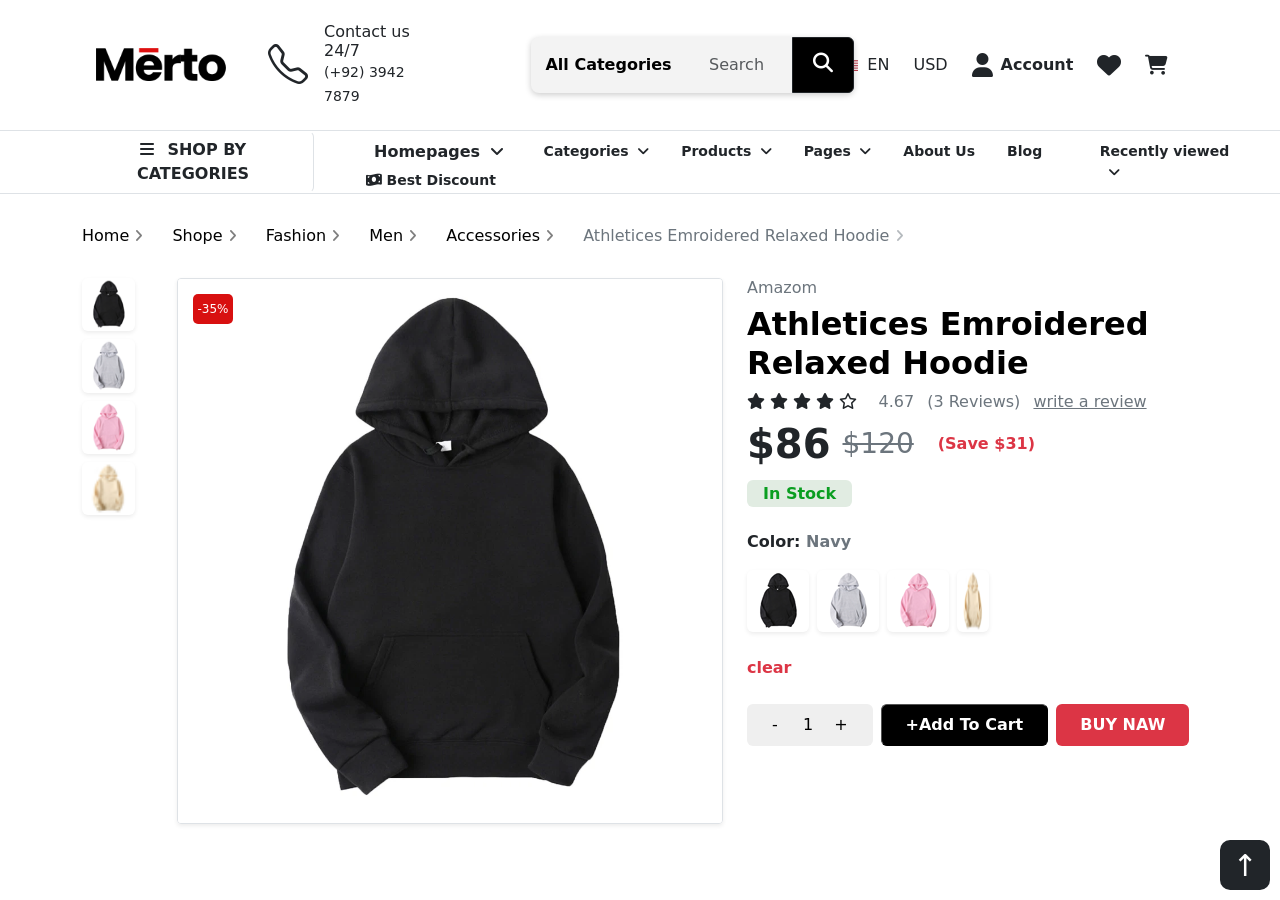
<file: final.project/hoodie.html>
<!DOCTYPE html>
<html lang="en">
<head>
    <meta charset="UTF-8">
    <meta name="viewport" content="width=device-width, initial-scale=1.0">
    <title>hoodie-Merto</title>
    <link rel="icon" href="images/logo - Copy.png">
    <link href="https://cdn.jsdelivr.net/npm/bootstrap@5.3.8/dist/css/bootstrap.min.css" rel="stylesheet">
    <link href="https://fonts.googleapis.com/css2?family=Playfair+Display:wght@400;600;700&display=swap" rel="stylesheet">
    <link rel="stylesheet" href="https://cdn.jsdelivr.net/npm/bootstrap-icons@1.13.1/font/bootstrap-icons.min.css">
    <link rel="stylesheet" href="https://cdnjs.cloudflare.com/ajax/libs/font-awesome/6.7.2/css/all.min.css">
    <link rel="stylesheet" href="style.css">
</head>
<body>
    <nav class="navbar navbar-expand-lg bg-white p-3  border-bottom ">
        <div class="container-fluid merto-container d-flex align-items-center ">
        <!-- Logo -->
        <a class="merto-logo  navbar-brand p-0  me-4" href="https://demo.theme-sky.com/merto/"><img  src="images/logo.png" alt="logo"></a>

        <button class="navbar-toggler" type="button" data-bs-toggle="collapse"
            data-bs-target="#navbarSupportedContent">
            <span class="navbar-toggler-icon"></span>
        </button>

        <div class="collapse navbar-collapse" id="navbarSupportedContent">
            <!-- Phone -->
            <div class="d-flex align-items-center merto-phone">
            <i class="bi bi-telephone fs-1 m-3"></i>
            <div>
                <h6 class="mb-0">Contact us 24/7</h6>
                <small>(+92) 3942 7879</small>
            </div>
            </div>
            <!-- Center (Dropdown + Search) -->
            <form class="merto-search ms-5">
            <div class="input-group ms-3 bg-gray">
                <button
                class="btn dropdown-toggle search-category-btn fw-semibold btn-light border"
                type="button"
                data-bs-toggle="dropdown">
                All Categories
                </button>

                <ul class="dropdown-menu ">
                <li><a class="dropdown-item" href="#">Autopart</a></li>
                <li><a class="dropdown-item" href="#">Accessories</a></li>
                <li><a class="dropdown-item" href="#">Car Care</a></li>
                <li><a class="dropdown-item" href="#">Car Electronics</a></li>
                <li><a class="dropdown-item" href="#">Equipment</a></li>
                <li><a class="dropdown-item" href="#">Lights</a></li>
                <li><a class="dropdown-item" href="#">Oils & Fluids</a></li>
                <li><a class="dropdown-item" href="#">Tires</a></li>
                <li><a class="dropdown-item" href="#">Wheels</a></li>
                <li><a class="dropdown-item" href="#">Beauty & Health</a></li>
                <li><a class="dropdown-item" href="#">Bags & Cases</a></li>
                <li><a class="dropdown-item" href="#">BB Creams</a></li>
                <li><a class="dropdown-item" href="#">Body & Bath</a></li>
                <li><a class="dropdown-item" href="#">Brushes & Tools</a></li>
                <li><a class="dropdown-item" href="#">Hair Care</a></li>
                <li><a class="dropdown-item" href="#">Lipstick</a></li>
                <li><a class="dropdown-item" href="#">Makeup</a></li>
                <li><a class="dropdown-item" href="#">Makeup Palettes</a></li>
                <li><a class="dropdown-item" href="#">Mascara</a></li>
                <li><a class="dropdown-item" href="#">About us</a></li>
                </ul>

                <input
                class="form-control search-input bg-gray "
                type="search"
                placeholder="Search for pr"/>

                <button class="btn btn-dark search-btn" type="submit">
                <i class="fa-solid fa-magnifying-glass fs-5"></i>
                </button>
            </div>
            </form>
            <!-- Right Side -->
            <div class="d-flex align-items-center merto-right">

            <!-- Language -->
            <div class="dropdown">
                <button class="btn dropdown-toggle border-0 p-0 " type="button" data-bs-toggle="dropdown">
                <img src="images/usa-flag.svg" width="20" class="me-1" alt="علم امريكا">
                EN
                </button>

                <ul class="dropdown-menu">
                <li><a class="dropdown-item" href="#">English</a></li>
                <li><a class="dropdown-item" href="#">Arabic</a></li>
                </ul>
            </div>

            <!-- Currency -->
            <div class="dropdown ">
                <button class="btn dropdown-toggle btn dropdown-toggle border-0 p-0 a" type="button" data-bs-toggle="dropdown">
                USD
                </button>

                <ul class="dropdown-menu">
                <li><a class="dropdown-item" href="#">EUR</a></li>
                <li><a class="dropdown-item" href="#">BRL</a></li>
                </ul>
            </div>

            <!-- Account -->
            <div class="d-flex align-items-center">
                <i class="fa-solid fa-user fs-4 me-2"></i>
                <span class="fw-semibold">Account</span>
            </div>

            <!-- Icons -->
        
                <i class="fa-solid fa-heart fs-4"></i>
                <i class="fa-solid fa-cart-shopping fs-5 me-5"></i>
            

            </div>

        </div>

        </div>
    </nav>
     <!-- small nav -->
      <!-- the first -->
   <div class="d-flex  align-items-center px-5 border-bottom ">
      <button class="btn  fw-bold  px-4  btn-hover border-end ps-5 small" type="button" data-bs-toggle="offcanvas" data-bs-target="#offcanvasWithBothOptions" aria-controls="offcanvasWithBothOptions">
          <i class="fa-solid fa-bars me-2"></i>
          SHOP BY CATEGORIES
      </button>
      <div class="offcanvas offcanvas-start" data-bs-scroll="true" tabindex="-1" id="offcanvasWithBothOptions" aria-labelledby="offcanvasWithBothOptionsLabel">
          <div class="offcanvas-header bg-black">
            <h6 class="offcanvas-title text-white "
              id="offcanvasWithBothOptionsLabel">
              <i class="fa-solid fa-bars me-2"></i>
              SHOP BY CATEGORIES
                </h6>
              <button type="button"class="btn-close btn-close-white"" data-bs-dismiss="offcanvas" aria-label="Close"></button>
          </div>
          <div class="offcanvas-body p-0">
            <!-- fashion -->
            <div class="d-flex justify-content-between align-items-center border-bottom p-3">
              <div>
                  <i class="fa-solid fa-shirt"></i>
                  <a class="fs-5 menu-item p-3 text-decoration-none text-dark" href="">Fashion</a>
                    
              </div>
              <i class="fa-solid fa-angle-right"></i>
            </div>
          </div>
      </div>
          <div class="row align-items-center ps-5">
            <div class="dropdown col-auto">
              <button class="btn  bg-tranperant btn-hover dropdown-toggle fw-bold border-0" type="button" data-bs-toggle="dropdown" aria-expanded="false">
                Homepages
                <i class="fa-solid fa-angle-down ms-1"></i>
              </button>
              <div class="dropdown-menu pages-dropdown">
                <div class="row ">
                  <div class="col-3">
                    <img class="img-fluid" src="images/mega-home-1.jpg">
                  </div>

                  <div class="col-3">
                    <img class="img-fluid" src="images/mega-home-2.jpg">
                  </div>

                  <div class="col-3">
                    <img class="img-fluid" src="images/mega-home-3.jpg">
                  </div>

                  <div class="col-3">
                    <img class="img-fluid" src="images/mega-home-4.jpg">
                  </div>
                </div>

                <div class="row mt-3 justify-content-center gx-4">
                  <div class="col-3">
                      <img class="img-fluid" src="images/mega-home-5.jpg">
                  </div>

                  <div class="col-3">
                      <img class="img-fluid" src="images/mega-home-6.jpg">
                  </div>
               </div>
              </div>

               
              
            </div>

            <div class="col-auto px-3 btn-hover small ">
              <span class="fw-bold">Categories</span>
              <i class="fa-solid fa-angle-down ms-1"></i>
            </div>

            <div class="col-auto px-3 btn-hover small">
              <span class="fw-bold">Products</span>
              <i class="fa-solid fa-angle-down ms-1"></i>
            </div>

            <div class="col-auto px-3 btn-hover small">
              <span class="fw-bold">Pages</span>
              <i class="fa-solid fa-angle-down ms-1"></i>
            </div>

            <div class="col-auto px-3 btn-hover small">
              <span class="fw-bold">About Us</span>
            </div>

            <div class="col-auto px-3 btn-hover small">
              <span class="fw-bold">Blog</span>
            </div>

            <div class="col-auto px-3 btn-hover small">
              <i class="fa-solid fa-money-bill-wave"></i>
              <span class="fw-bold">Best Discount</span>
            </div>
          </div>
            <!-- Recently viewed -->
              <div class="ps-3 btn-hover small ms-auto">
                <span class="fw-bold">Recently viewed </span>
                <i class="fa-solid fa-angle-down ms-2"></i>
              </div>
   </div>

    <section class=" container">
        <div class="">
             <!-- btn -->
            <div class=" my-4">
                        <button class="btn  bg-tranperant btn-hover dropdown-toggle text-black border-0 ms-0 ps-0" type="button" data-bs-toggle="dropdown" aria-expanded="false">
                          Home
                          <i class="fa-solid fa-angle-right  opacity-50 small"></i>
                        </button>
                        <button class="btn  bg-tranperant btn-hover dropdown-toggle text-black border-0" type="button" data-bs-toggle="dropdown" aria-expanded="false">
                          Shope
                          <i class="fa-solid fa-angle-right  opacity-50 small"></i>
                        </button>
                        <button class="btn  bg-tranperant btn-hover dropdown-toggle text-black border-0" type="button" data-bs-toggle="dropdown" aria-expanded="false">
                           Fashion
                          <i class="fa-solid fa-angle-right  opacity-50 small"></i>
                        </button>
                        <button class="btn  bg-tranperant btn-hover dropdown-toggle text-black border-0" type="button" data-bs-toggle="dropdown" aria-expanded="false">
                          Men
                          <i class="fa-solid fa-angle-right  opacity-50 small"></i>
                        </button>
                        <button class="btn  bg-tranperant btn-hover dropdown-toggle text-black border-0" type="button" data-bs-toggle="dropdown" aria-expanded="false">
                          Accessories 
                          <i class="fa-solid fa-angle-right  opacity-50 small"></i>
                        </button>
                        <button class="btn  bg-tranperant btn-hover dropdown-toggle text-secondary border-0" type="button" data-bs-toggle="dropdown" aria-expanded="false">
                          Athletices Emroidered Relaxed Hoodie
                          <i class="fa-solid fa-angle-right opacity-50 small"></i>
                        </button>
            </div>            
        </div>

        <div class="row">
                <div class=" col-md-1 me-0 d-flex flex-column gap-2">
                    <img class=" rounded-2 borded  black-btn w-75 shadow-sm " src="images/s-l960 (1).png">
                    <img class=" rounded-2 borded  black-btn  w-75  shadow-sm" src="images/s-l960 - Copy.png">
                    <img class=" rounded-2 borded  black-btn  w-75  shadow-sm" src="images/s-l960 (2) - Copy.png">
                    <img class=" rounded-2 borded  black-btn  w-75  shadow-sm" src="images/s-l960 (3) - Copy.png">
                </div>
                <div class="col-md-6 ms-0 d-flex flex-column position-relative ">
                    <img class=" border rounded-1 shadow-sm " src="images/s-l960 (1) - Copy.webp">
                    <div class="position-absolute top-0 end-1 des-icon mt-3 ms-3 ">
                        <span class="">-35%</span>
                    </div>
                </div>
                <div class="col-md-5 ms-0 d-flex flex-column position-relative">
                <h6 class="text-secondary">Amazom</h6>
                <h2 class="text-black fw-bold">Athletices Emroidered Relaxed Hoodie</h2>
                <div class="text-warning text-dark">
                    <i class="fa-solid fa-star"></i>
                    <i class="fa-solid fa-star"></i>
                    <i class="fa-solid fa-star"></i>
                    <i class="fa-solid fa-star"></i>
                    <i class="fa-regular fa-star"></i>
                    <span class="text-secondary fs-6 ms-3">4.67</span>
                    <span class="text-secondary fs-6 ms-2">(3 Reviews)</span>
                    <span class="text-secondary fs-6 ms-2 text-decoration-underline btn-hover "> write a review</span>
                </div>
                <div class="d-flex align-items-center gap-2">
                    <span class="fs-1 fw-bold">$86</span>
                    <span class="text-secondary text-decoration-line-through fs-3 ms-1">$120</span>
                    <span class="text-danger fw-bold ms-3">(Save $31)</span>
                </div>
                <div class="mt-2">
                    <span class="green-btn py-1 px-3 fw-bold rounded-2"> In Stock</span>
                </div>
                <div class=" mt-4">
                    <span class="fw-bold">Color: <span class="text-secondary">Navy</span></span>
                    <div class="row d-flex mb-4">
                        <div class="col-md-3 me-0 d-flex  gap-2 mt-3">
                            <img class=" rounded-2 borded  black-btn w-75 shadow-sm " src="images/s-l960 (1).png">
                            <img class=" rounded-2 borded  black-btn    shadow-sm" src="images/s-l960 - Copy.png">
                            <img class=" rounded-2 borded  black-btn   shadow-sm" src="images/s-l960 (2) - Copy.png">
                            <img class=" rounded-2 borded  black-btn   shadow-sm" src="images/s-l960 (3) - Copy.png">
                        </div>
                    </div>
                    <span class="text-danger fw-bold ">clear</span>
                    <div class=" d-flex gap-2 mt-4">
                        <button class="border-1 p-2 rounded-2 px-4 fs-6 black-btn">
                           <span class="me-3 fs-6">-</span>
                           <span class=" mx-1 me-3">1</span>
                           <span class="fs-6">+</span>
                        </button>
                         <button class="border-1 p-2 rounded-2 px-4 fs-6  bg-black text-white fw-bold">
                           +Add To Cart
                        </button>
                        <button class="border-0 p-2 rounded-2 px-4 fs-6  bg-danger text-white fw-bold">
                           BUY NAW
                        </button>
                    </div>
                </div>

            </div>
        </div>
        
    </section>






















<script src="https://cdn.jsdelivr.net/npm/bootstrap@5.3.8/dist/js/bootstrap.bundle.min.js"></script>
<a href="#" id="scrollIcon">
  ↑
</a>

</body>

</html>
</file>
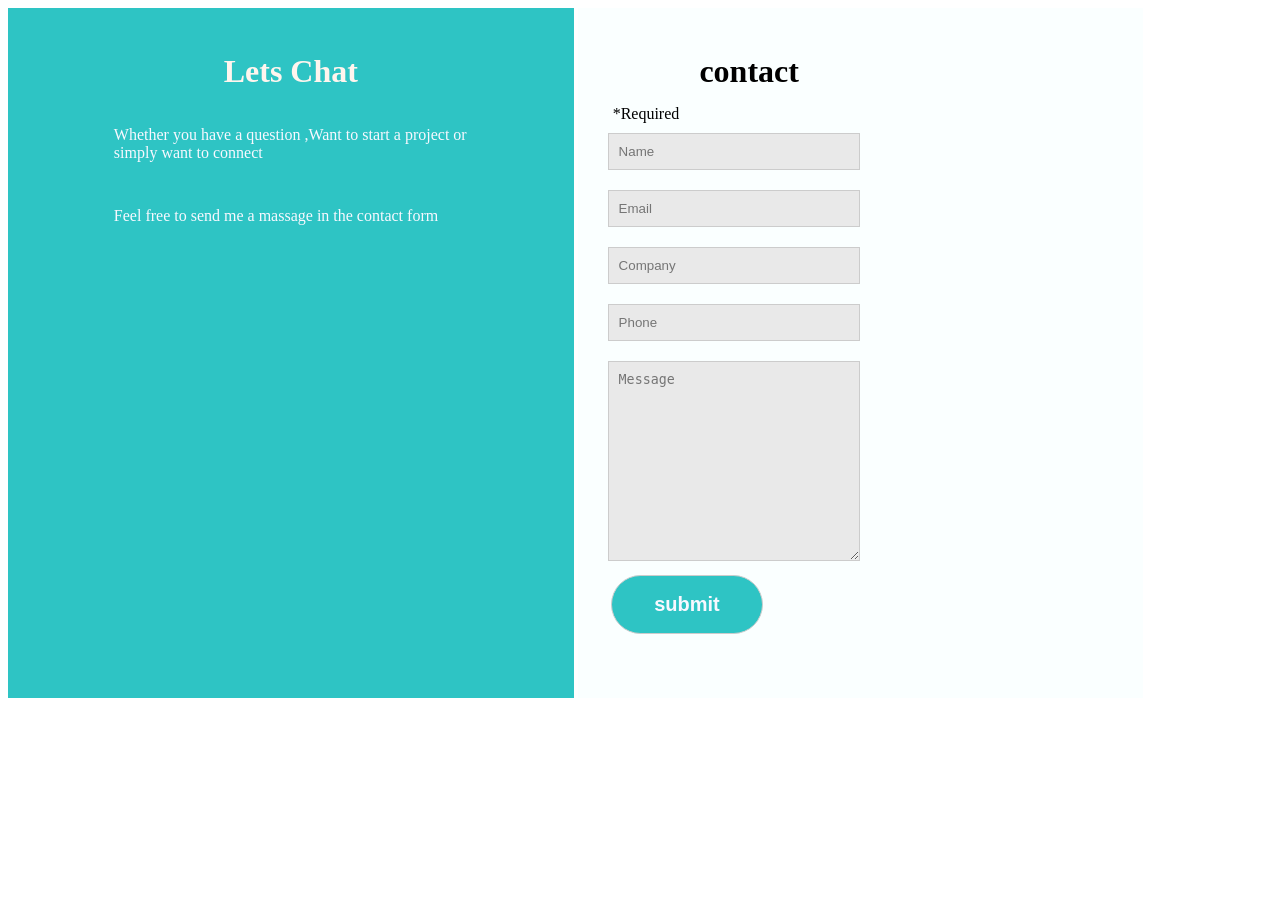
<file: task2/task2.html>
<!DOCTYPE html>
<html lang="en">
<head>
    <meta charset="UTF-8">
    <meta name="viewport" content="width=device-width, initial-scale=1.0">
    <title>Document</title>
    <link rel="stylesheet" href="task2.css">
</head>
<body>
   <div class="contener">
 <div class="intro">
    <h1><b>Lets Chat</b></h1>
    <p class="contentup">Whether you have a question ,Want to start a project or simply want to connect</p>
    <p class="contentdown"> Feel free to send me a massage in the contact form </p>
 </div> 
 <div class="form">
 <h1 class="form"><b>contact</b></h1>
 <form>
    <label for="first"> *Required</label>
    <br>
   <input class="Name" placeholder="Name" type="text">
   <br>
   <input class="Email" placeholder="Email" type="email">
   <br>
   <input class="Company" placeholder="Company" type="text">
   <br>
   <input class="Phone" placeholder="Phone" type="text">
   <br>
   <textarea class="message" placeholder="Message" type="text"></textarea>
   <button><h2>

      submit
   </h2>
   </button>
   
 </form>
 </div> 
 </div> 
</body>
</html>
</file>
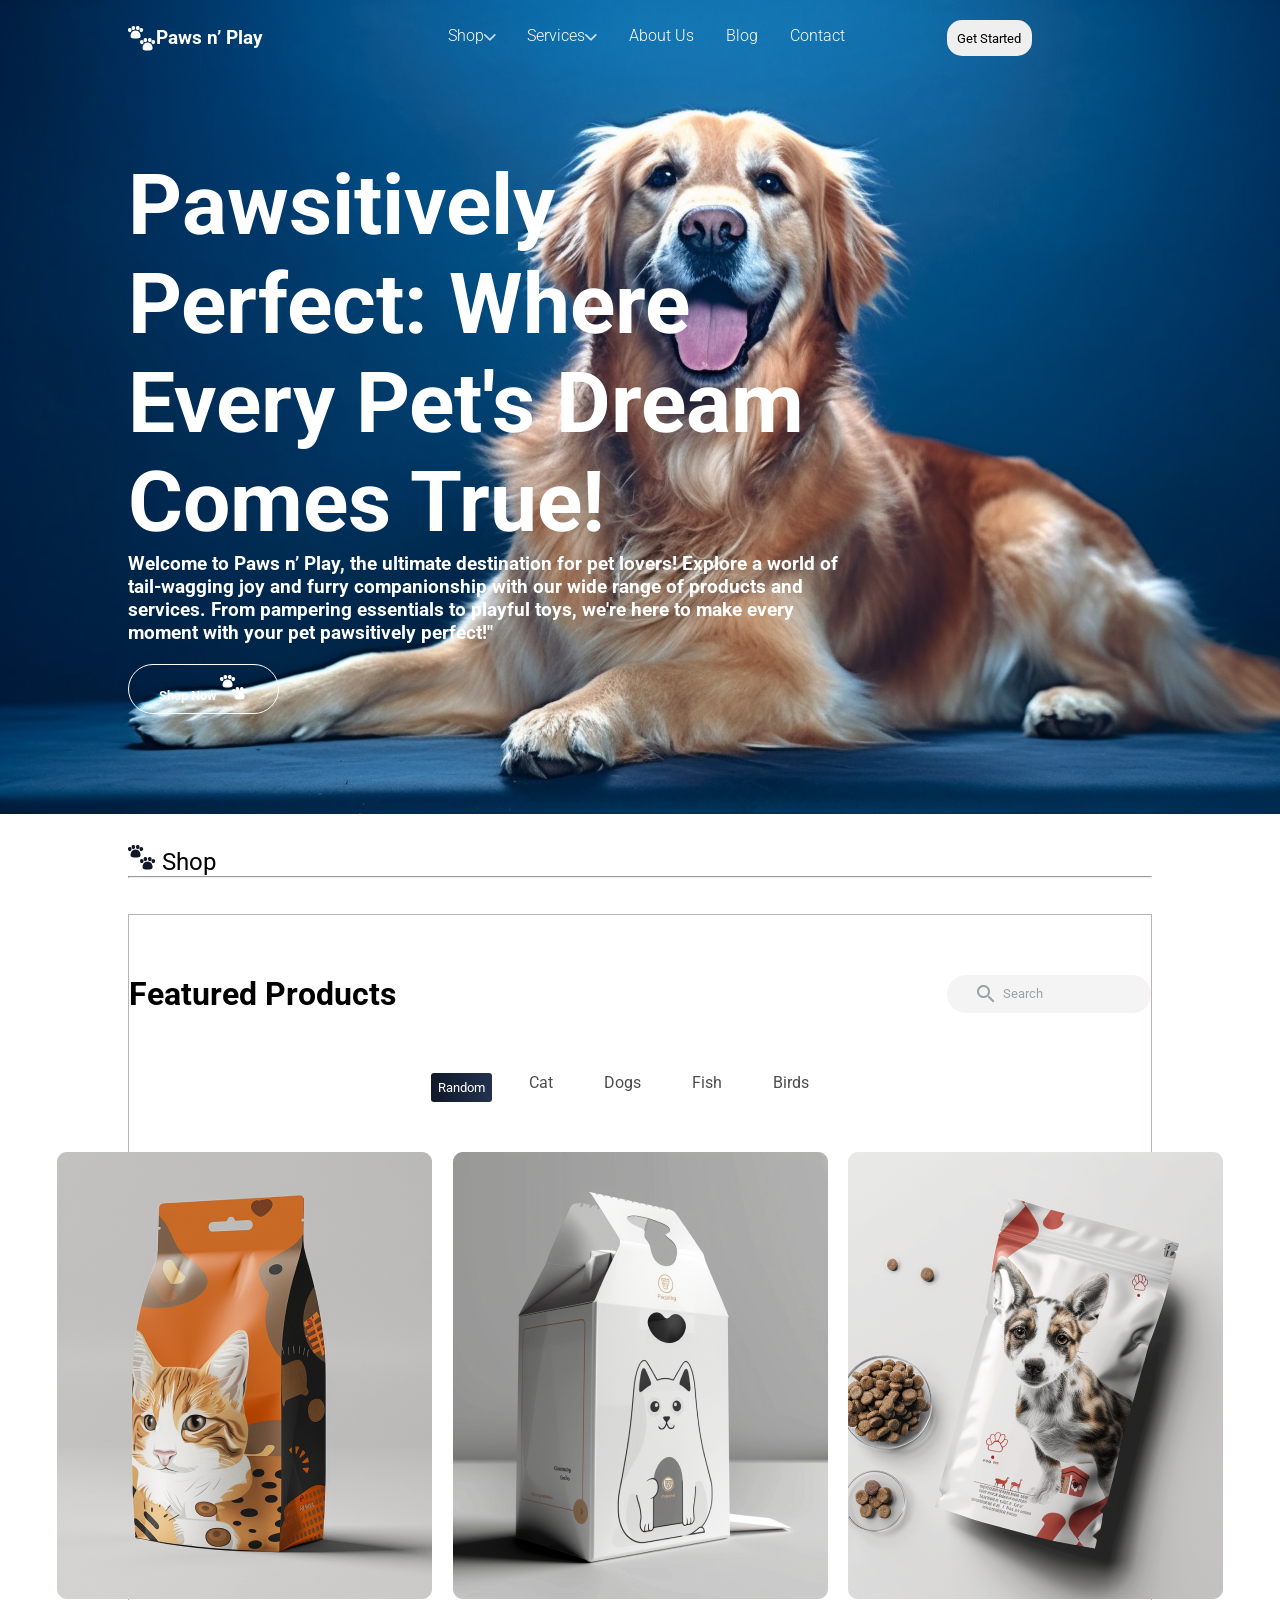
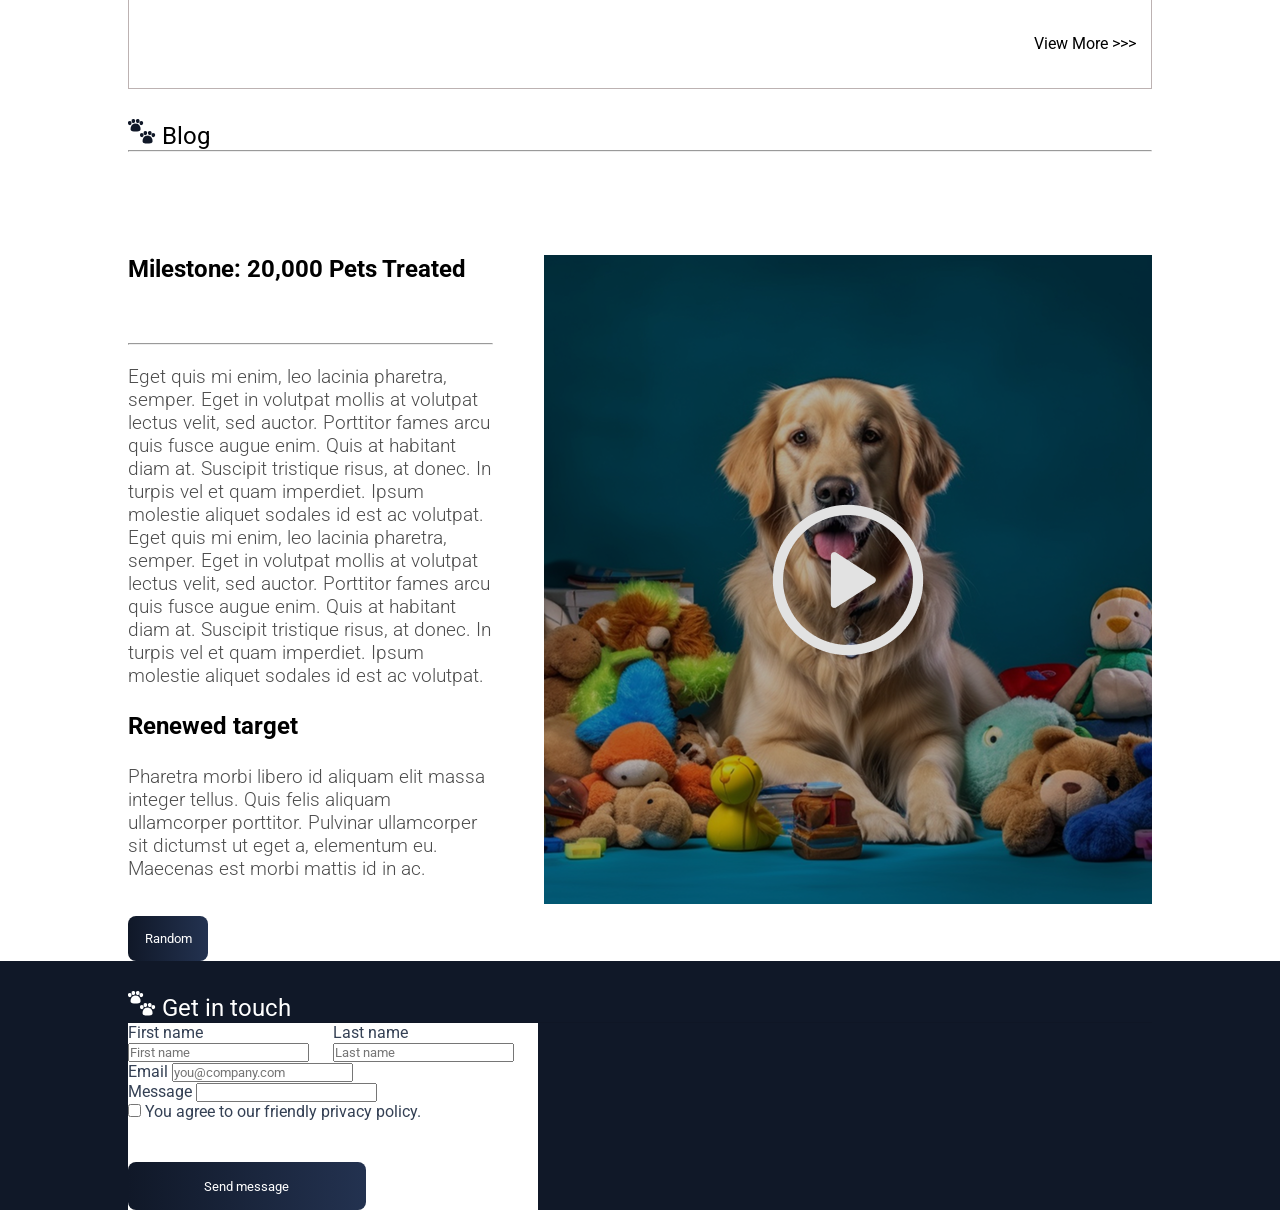
<file: task6/task6.html>
<!DOCTYPE html>
<html lang="en">
<head>
    <meta charset="UTF-8">
    <meta name="viewport" content="width=device-width, initial-scale=1.0">
    <title>Document</title>
    <link rel="stylesheet" href="task6.css">
    <link rel="preconnect" href="https://fonts.googleapis.com">
<link rel="preconnect" href="https://fonts.gstatic.com" crossorigin>
<link href="https://fonts.googleapis.com/css2?family=Roboto+Slab:wght@100..900&family=Roboto:ital,wght@0,100..900;1,100..900&display=swap" rel="stylesheet">
</head>
<body>
    <section class="contenir">
        <div class="content">
            <nav class="w-100 align display-flex jus padding">    
                <div class="contentright display-flex  gap  w-70">
                    <div class="w-30 display-flex align">
                        <img src="images/Vector (1).png">
                        <h3 class="">Paws n’ Play</h3>
                    </div>    
                    <ul class="light-weight  display-flex  gap  w-70 jus">
                        <li class="display-flex"><a>Shop<img src="images/Icon (6).png"></a></li>
                        <li class="display-flex"><a>Services<img src="images/Icon (6).png"></a></li>
                        <li><a>About Us</a></li>
                        <li><a>Blog</a></li>
                        <li><a>Contact</a></li>    
                    </ul>
                </div>
                <div class="w-20">
                    <div class="contentleft">
                        <button class="buttonup">Get Started</button>
                    </div>
                </div>
            </nav>
            <div class="w-70 paddingt">
               <h1 class="font-s">Pawsitively Perfect: Where Every Pet's Dream Comes True!</h1>
               <h3 class="light-weight displayblock fontweight font-size"><p>Welcome to Paws n’ Play, the ultimate destination for pet lovers! Explore a world of tail-wagging joy and furry companionship with our wide range of products and services. From pampering essentials to playful toys, we're here to make every moment with your pet pawsitively perfect!"</p></h3>
                <button class="tran fontweight margintop">
                    Shop Now 
                    <img src="images/Vector (1).png">
                </button>
            </div>
        </section>       
        <section class=" content">
        <div class="padding header">
            <img src="images/Vector (2).png">
            Shop
        </div>
        <hr>
        <div class="border">
            <nav class="jus display-flex pad light-weight fontweight font-size ">
            <p class="font-size1">Featured Products</p>
            <button class="buttton2">
                <img src="images/Vector (3).png">
                Search
            </button>
            </nav>
            <nav class="w-70   display-flex jus justify-content">
                <ul class="display-flex  biggab">
                    <li ><button class="deg">Random</button></li>
                    <li class="graycolor">Cat</li>
                    <li class="graycolor">Dogs</li>
                    <Li class="graycolor">Fish</Li>
                    <li class="graycolor">Birds</li>
                </ul>
            </nav>
            <div class="cards justifycontent">
                <img src="images/Product Card.png">
                <img src="images/Product Card (1).png">
                <img src="images/Product Card (2).png">
            </div>
            <p class="par">View More >>></p>
        </div>
        <section class="content3"></section>    
                <div class="padding header">
                    <img src="images/Vector (2).png">
                    Blog
                </div>
                <hr>
                <div class=" display-flex margintop1 biggab">
                    <div class="w-40">
                        <h2 class="margind">Milestone: 20,000 Pets Treated</h2>
                        <hr>
                        <p class="light-weight  graycolor margintop fs">Eget quis mi enim, leo lacinia pharetra, semper. Eget in volutpat mollis at volutpat lectus velit, sed auctor. Porttitor fames arcu quis fusce augue enim. Quis at habitant diam at. Suscipit tristique risus, at donec. In turpis vel et quam imperdiet. Ipsum molestie aliquet sodales id est ac volutpat. Eget quis mi enim, leo lacinia pharetra, semper. Eget in volutpat mollis at volutpat lectus velit, sed auctor. Porttitor fames arcu quis fusce augue enim. Quis at habitant diam at. Suscipit tristique risus, at donec. In turpis vel et quam imperdiet. Ipsum molestie aliquet sodales id est ac volutpat. </p>
                        <h2 class=" paddingud">Renewed target</h2>
                        <p class="light-weight  graycolor fs">Pharetra morbi libero id aliquam elit massa integer tellus. Quis felis aliquam ullamcorper porttitor. Pulvinar ullamcorper sit dictumst ut eget a, elementum eu. Maecenas est morbi mattis id in ac.</p>
                        <button class="dark margintop1">Random</button>
                    </div>
                    <div class="img ">
                        <img src="images/Image.png" >
                    </div>
                </div>
        </section>
        <section class="  darkback wightcolour w-100">
            <div class="formcontent">
                <div class="padding header ">
                        <img src="images/Vector (1).png">
                        Get in touch
                </div>
                <hr class="hr1">
                <form>
                    <div class="name display-flex">
                        <div class="">
                            <label for="fn">First name</label>
                            <input id="fn" type="name" placeholder="First name">
                        </div>
                        <div class="">
                            <label for="fn">Last name</label>
                            <input id="fn" type="name" placeholder="Last name">
                        </div>
                    </div>
                        <div>
                            <div class="">
                            <label for="fn">Email</label>
                            <input id="fn" type="name" placeholder="you@company.com">
                        </div>
                        <div>
                            <div class="">
                            <label for="fn">Message</label>
                            <input id="fn" type="name" placeholder="">
                        </div>
                            <div class="checkbox-row">
                                <input id="agree" type="checkbox">
                                <label for="agree">You agree to our friendly <a class="ag" href="#">privacy policy</a>.</label>
                            </div>
                            <button class="dark margintop1 w">Send message</button>

                </form>
            </div>
        </section>
</section>
    
</body>
</html>
</file>
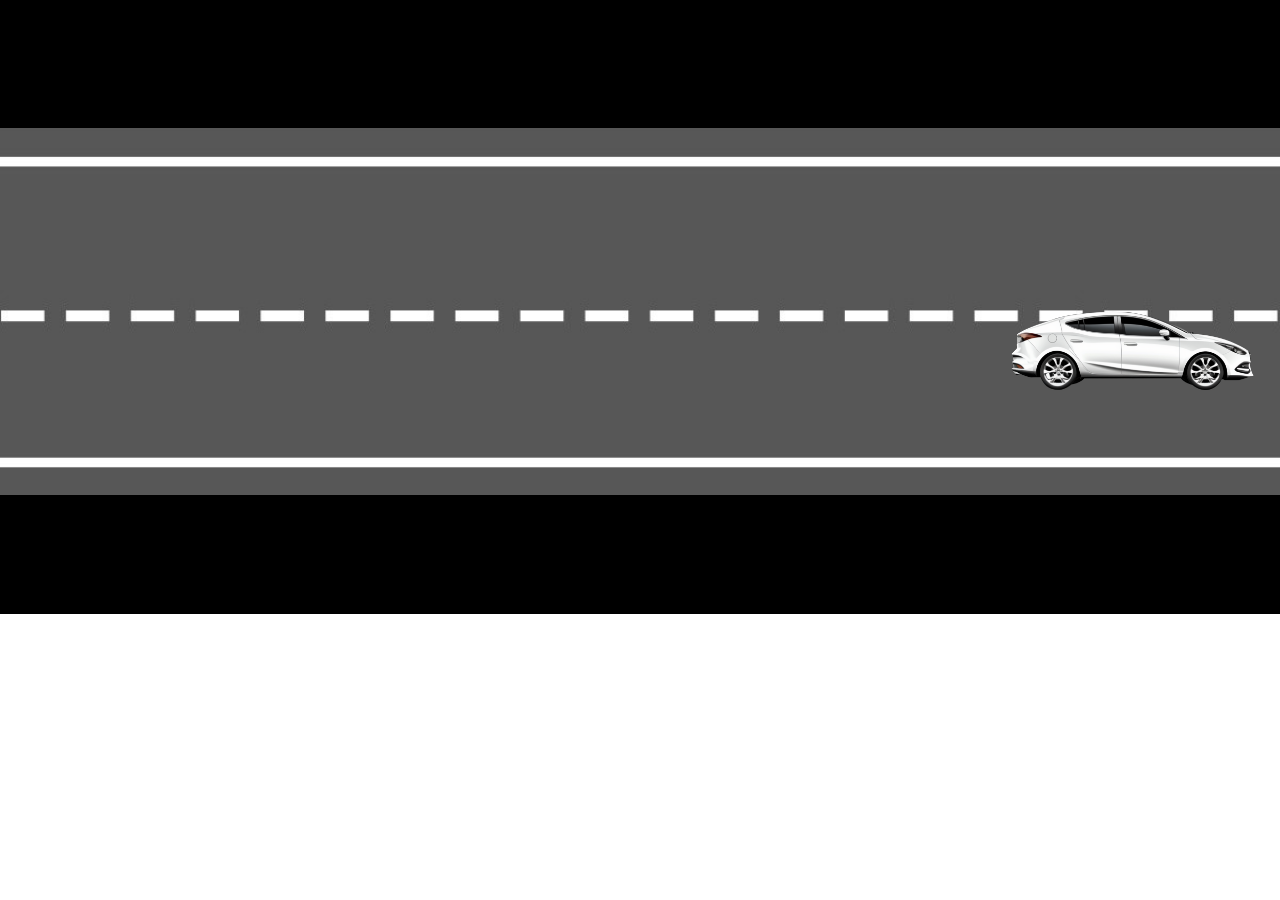
<file: task7/task7.html>
<!DOCTYPE html>
<html lang="en">
<head>
    <meta charset="UTF-8">
    <meta name="viewport" content="width=device-width, initial-scale=1.0">
    <title>Document</title>
     <link rel="stylesheet" href="task7.css">
</head>
<body>
    <section>
        <div class="road">
            <img src="images/WhatsApp Image 2026-06-17 at 8.20.45 PM.jpeg">
        </div>
        <div class="car"> 
            <img class="position-absolute" src="images/vecteezy_city-car-isolated-on-transparent-background_44283097.png"></div>
    </section>
</body>
</html>
</file>
<file: final.project/style.css>
.merto-container {
  padding: 3px 77px;
}

.merto-logo {
  margin-right: 135px;
  text-decoration: none;
}

.merto-logo img {
  display: block;
  width: 135px;
  height: auto;
}

.merto-phone {
  margin-right: 39px;
}

.merto-search {
  width: 365px;
}

.search-input {
  min-width: 0;
  padding-left: 24px;
}

.search-btn {
  width: 62px;
}

.merto-right {
  margin-left: auto;
  gap: 24px;
}
.bg-gray{
  background-color:  #e6e6e6;;
}
.btn-hover:hover{
  color:red !important;
}

.hight{
  height: 560px;
}
.m-carousel {
  max-width: 300px; 
}
.m-carousel2 {
  max-width: 221px; 
}

.carousel-indicators button{
    width: 10px !important;
    height: 10px !important;
    border-radius: 50%;
    margin: 0 10px !important;
    background-color: transparent !important;
    border: 2px solid white !important;
    opacity: 1;
}

.carousel-indicators{
    bottom: 18px;
}

.search-category-btn {
  width: 155px;
  padding: 16px 14px;
  background-color: transparent !important;
  border: none !important;
  border-radius: 20px;
}

.search-input{
    background-color: transparent !important;
    border: none !important;
    box-shadow: none !important;
}
.search-btn{
    background-color: #000;
    color: #fff;
}
.input-group{
    border: 0px ;
    border-radius: 8px;
    background-color: #f3f3f3;
     box-shadow: 0 2px 6px rgba(0,0,0,0.2);
}

.img-hover{
  overflow: hidden;
  transition: 0.5s ease;
}
.img-hover:hover img{
  transform: scale(1.1);
}
.title{
  font-family: 'Playfair Display', serif;
}
.dropdown-toggle::after{
  display: none;
} 

.dropdown{
  position: static;
}
.pages-dropdown{
  width: 100%;
    left: 0;
    border: none;
    padding: 30px;
    background-color: #e6e6e6;
    border-radius: 0px;
}
.dropdown:hover .dropdown-menu{
    display: block;
   
}
.bottom-data{
  color: rgb(204, 203, 203);
}

.icona-hover  i{
  color: rgb(204, 203, 203);
  transition: 0.5s;
} 

.icona-hover:hover i{
  color: #000;
}

.circle-cover{
  width: 145px;
  height: 145px;
  border-radius: 50%;
  
}
.bar-img{
   gap: 40px;
    padding: 20px 10px;
}



.category-item{
    flex: 0 0 auto;
}

.timer-btn{
 width: 40px;
    height: 40px;
    background-color: #111;
    color: #fff;
    border-radius: 50%;

    display: flex;
    align-items: center;
    justify-content: center;

    font-weight: 700;
    font-size: 13px;
  

    box-shadow: 0 4px 10px rgba(0,0,0,0.2);
}

.item-card{
  border: 1px solid #dee2e6; 
    transition: box-shadow 0.2s ease, border-color 0.2s ease;
    
    background-color: #fff;
    position: relative;
    z-index: 1;
}
.item-card:hover{
  border-color: transparent; 
    z-index: 5; 
    box-shadow: 0 0 15px rgba(0, 0, 0, 0.15);
}



.icon-btn{
    width:40px;
    height:40px;
    border-radius:25%;
    background:#d5d5d5;
    display:flex;
    justify-content:center;
    align-items:center;
    box-shadow:0 4px 10px rgba(0,0,0,.2);
    cursor:pointer;
}

.icons{
    right: 20px;
    opacity: 0;
    visibility: hidden;
    transform: translateX(20px);
    transition: all .4s ease;
}

.product-card:hover .icons{
    opacity: 1;
    visibility: visible;
    transform: translateX(0);
}

.des-icon{
  width: 40px;
  height: 30px;
  background-color: #d81010;
  color: #fff;
  font-size: 12px;
  display: flex;
  align-items: center;
  justify-content: center;
  border-radius: 5px;
} 

.img-box{
  overflow: hidden;
}

.img-zoom:hover {
  overflow: hidden;
}

.img-hover {
  transition: transform 0.5s ease;
  overflow: hidden;
}

.img-zoom:hover .img-hover {
  transform: scale(1.1);
}

.nav-link{
  background-color: transparent !important;
  color: #000 !important;
  box-shadow: none !important;
}

.nav-link:hover{
  text-decoration: underline;
  transform: scale(1.05);
  transition: 0.3s;
}

.boys-h{
 height: 500px;
 object-fit: cover;
 background-color: #d5d5d5;

}
.fs-hoodie{
  margin-left: 6%;
  font-size: 12.5rem !important;
}

.hoodi-hover{
  border: 2px solid transparent;
  transition: 0.3s;
}

.hoodi-hover:hover{

  box-shadow: 0 4px 12px rgba(0,0,0,0.1);
  border-radius: 20%;
   border-color: #000 !important;
   

}

.black-btn{
  transition: 0.3s;
  border: 1px solid transparent;
}

.black-btn:hover{
  background-color: white  !important; 
  color: black  !important;  
  border-color: #000  !important; 
}


.bg-lightgray{
  background-color: #e9e9e9;
}

.email-input{
    color: #6c757d !important;
    width: 100%;
}

.form-check-input:hover{
  background-color: #000;
  
}

.form-check:hover .form-check-input:checked {
    background-color: black;
    
}

.form-check-input:checked{
  background-color: black;
    
}

.btn-hover:hover .form-check-input {
    background-color: black;
    border-color: black;
}

.filter-btn:hover{
background-color: #d81010 !important;
color:white !important;
}

.email-icon{
  font-size: 70px;
  color: #c4c4c4;
}

.Live-Chat{
  width: 10px;
  height: 10px;
  background-color: #10ec2a;
  border-radius: 50%;
  display: inline-block;
}

.green-btn{
  background-color: #e1ece2;
  color: #0a9e20;
}

#scrollIcon {
  position: fixed;
  bottom: 10px;
  right: 10px;
  background-color: #212529;
  color: white;
  width: 50px;
  height: 50px;
  border-radius: 10px;
  display: flex;
  justify-content: center;
  align-items: center;
  text-decoration: none;
  font-size: 30px;
  z-index: 9999;
}

#scrollIcon.show {
  opacity: 1;
  visibility: visible;
}
</file>
<file: task2/task2.css>
div.intro{

    background-color:#2ec4c4;
    width: 40%;
    height:70vh ;
    border: 30px solid#2ec4c4;
    align-items: center;
}

h1{
    color: seashell;
    margin: 3%;
    align-items: center;
    text-align: center;
    
}

h1.form{
    color: rgb(0, 0, 0);
    margin: 3%;
    align-items: center;
}

p.contentup{
    color: ghostwhite; 
    font-weight:x lighter;
    font-size: 100%;
    margin: 3% auto;
    padding: 4%;
    width:70%;
    align-items: center;
}

p.contentdown{
    color: ghostwhite; 
    font-weight:x lighter;
    font-size: 100%;
    margin: 3% auto;
    padding: 2%;
    width:70%;
    align-items: center;
}
div.form{
    background-color:#faffff;
    width: 40%;
    height:70vh ;
    border: 30px solid#faffff;
    align-items: center;
    
}

label{
    color:rgb(0, 0, 0);
    margin: 1%;
}

.intro,.form {
    width: 50%;
    display: inline-block;
    vertical-align: top;
    align-items: center;
    justify-content: center;
}

.body{
    background-color: darkorchid;
    justify-content: c;
}
.Name, .Email, .Company, .Phone{
    width: 50%;
    padding: 10px;
    margin: 10px 0;
    box-sizing: border-box;
    border: 1px solid #ccc;
    background-color: rgb(233, 233, 233);
}

.message{
     width: 50%;
    height: 200px;
    padding: 10px;
    margin: 10px 0;
    display: block;
    box-sizing: border-box;
    border: 1px solid #ccc;
    background-color: rgb(233, 233, 233);
}

button{
    background-color: #2ec4c4;
    color: ghostwhite; 
    padding: 0.1%;
    margin: 0.7%;
    box-sizing: border-box;
    width: 30%;
    border : 1px solid #ccc;
    height: 0.1%;
    border-radius: 80px;
    text-align: center;
}
</file>
<file: task6/task6.css>
* {
  margin: 0;
  padding:   0;
  box-sizing: border-box;
  font-family: "Roboto", sans-serif;
}

.content{
    width: 80%;
    margin: auto;
}

.jus{
    justify-content: space-between;
}

.align{
    align-items: center;
}
.gap{
    gap: 5%;
}
.contenir{
    color: rgba(255, 255, 255, 1) ;
    background-image: url(images/a5fcbde5258262f42e8d47435151dd5e6c7fc8ba\ \(1\).png);
}

.light-weight{
    font-weight: 300;
}

.display-flex{
    display: flex;
}

ul{
    list-style: none;
    color: rgba(255, 255, 255, 1);
}

.w-100{
    width: 100%;
}
.w-70{
    width: 70%;
}

.w-30{
    width: 50%;
}
.w-20{
    width: 20%;
}

.w-50{
    width: 50%;
}
.buttonup{
    padding: 5%;
    border-radius: 15px;
    border: none;
    align-items: center;

}

.padding{
    padding-top: 2%;
}

.font-s{
    font-size: 84px;
}

.displayblock{
    display:block;
}

.font-size{
    font-size:larger
}

.fontweight{
     font-weight: bold;
}

.tran{
  background-color: transparent;
  border: 1px solid rgba(255, 255, 255, 1);
  color:rgba(255, 255, 255, 1);
  padding: 10px 30px;
  border-radius: 25px;
  cursor: pointer;
  align-items: center;
}
.margintop{
    margin-top: 20px;
}
.paddingt{
  padding: 100px 0px;
}

.header{
    font-size: x-large;
     padding-top: 3%;
}

.pad{
    padding: 50px 15px;

}

.buttton2{
   display: flex;
  align-items: center;
  gap: 8px;
  padding: 10px 30px;
  border-radius: 25px;
  background-color: rgba(244, 244, 244, 1);
  border: none;
  color: rgba(16, 24, 40, 0.38);
  width: 20%;
}

.font-size1{
    font-size: xx-large;
}
.graycolor{
    color: rgba(0, 0, 0, 0.7);
}

.biggab{
    gap: 51px;
}
.deg{
  background: linear-gradient(to right, rgba(16, 24, 40, 1), rgba(35, 50, 80, 1));
  color: white;
   border: none;
   padding: 15%;
    border-radius: 3px;
}

.justify-content{
  display: flex;
  justify-content: center;
  align-items: center;
  width: 96%;
}

.cards{
    display: flex;
    justify-content: center;
    align-items: center;
    gap: 2%;
    margin-top: 50px;
}
.border{
    border: 1px solid rgb(188 178 178);
    margin-top: 36px;
}

.par{
    padding: 35px 15px;
    display: flex;
    justify-content: flex-end;
}

.margintop1{
    margin-top: 10%;
}
.light-gray{
   color: rgba(102, 112, 133, 1)
}
.margind{
  margin-bottom: 60px;
}
.paddingud{
   padding: 25px 0px;
}
.dark{
 background: linear-gradient(to right, rgba(16, 24, 40, 1), rgba(35, 50, 80, 1));
  color: white;
   border: none;
   padding: 4%;
    border-radius: 8px;
    width: 22%;

}
.w-60{
    width: 60%;
}
.fs{
    font-size: 19px;
}
.pad{
    padding: 60px 0px;
}
.darkback{
    background-color: rgba(16, 24, 40, 1);
}
.wightcolour{
    color: white;
}
.hr1{
  border: none;
  height: 1px;
  background-color: rgba(0,0,0,0.08);
}
.w-100{
    width: 100%;
}
.formcontent{
    width: 80%;
    margin: auto;
}
form{
    background-color: white;
    color: rgba(52, 64, 84, 1);
    width: 40%;
}
.ag{
    color: rgba(52, 64, 84, 1);
    text-decoration: none;
} 
.w{
    width: 58%;
}
</file>
<file: task7/task7.css>
*{
    margin: 0;
    padding:   0;
     width: 100%;

}
section{
    background-color: black;
    width: 100%;
}
img{
    margin-top: 10%;
    margin-bottom: 9%;
}
.car{
    width: 20%;
    position: relative;
    /* left: 80%; */
    /* box-shadow: 0px 0px 12px 4px gray; */

}
.car{
        position: absolute;
    top: 21%;
    right: 20px;
    animation-name: move;
    animation-duration: 3s;
    animation-iteration-count: infinite;
    transform: scaleX(-1);
    }
    .car:hover{
        /* transform: translateX(-20px); */
        transition: 1s;
}
@keyframes move{

  0%{
    right: 0px;
  }

  100%{
    right: 1169px;
  }

}
</file>
